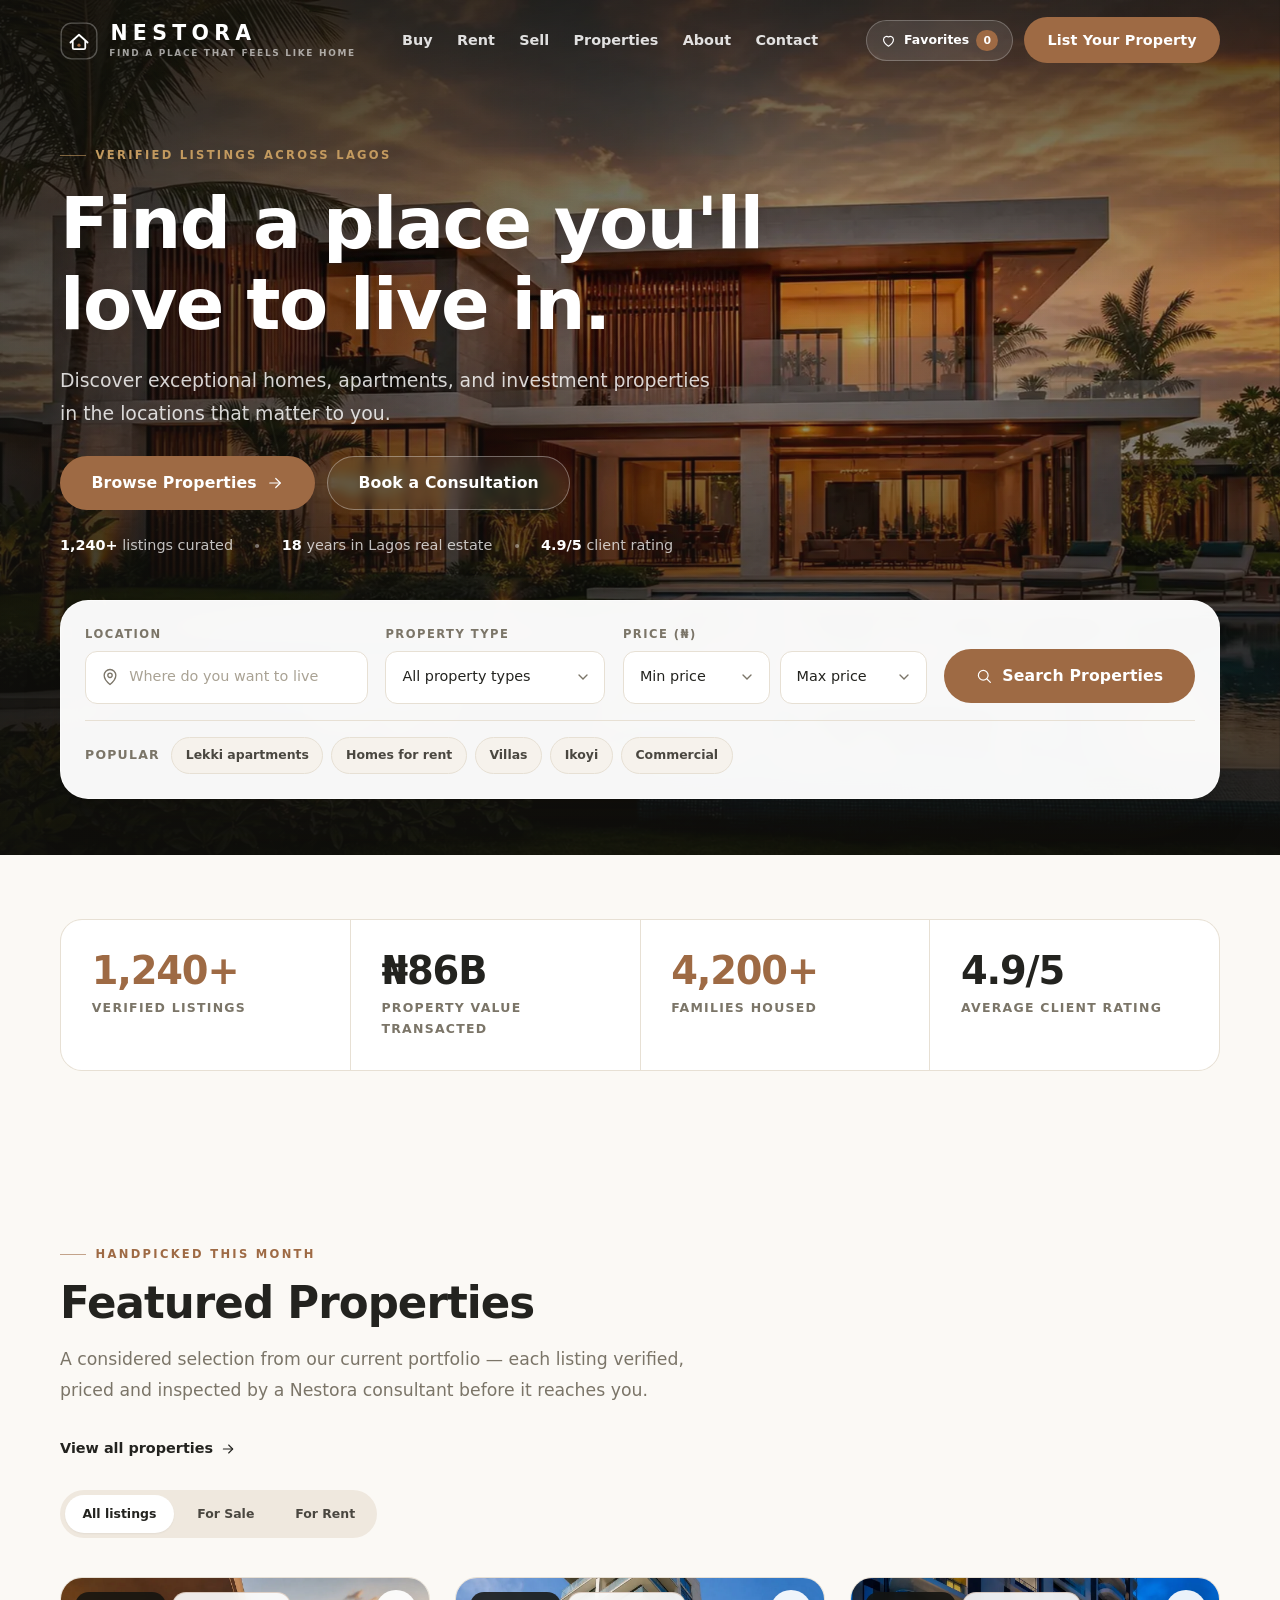
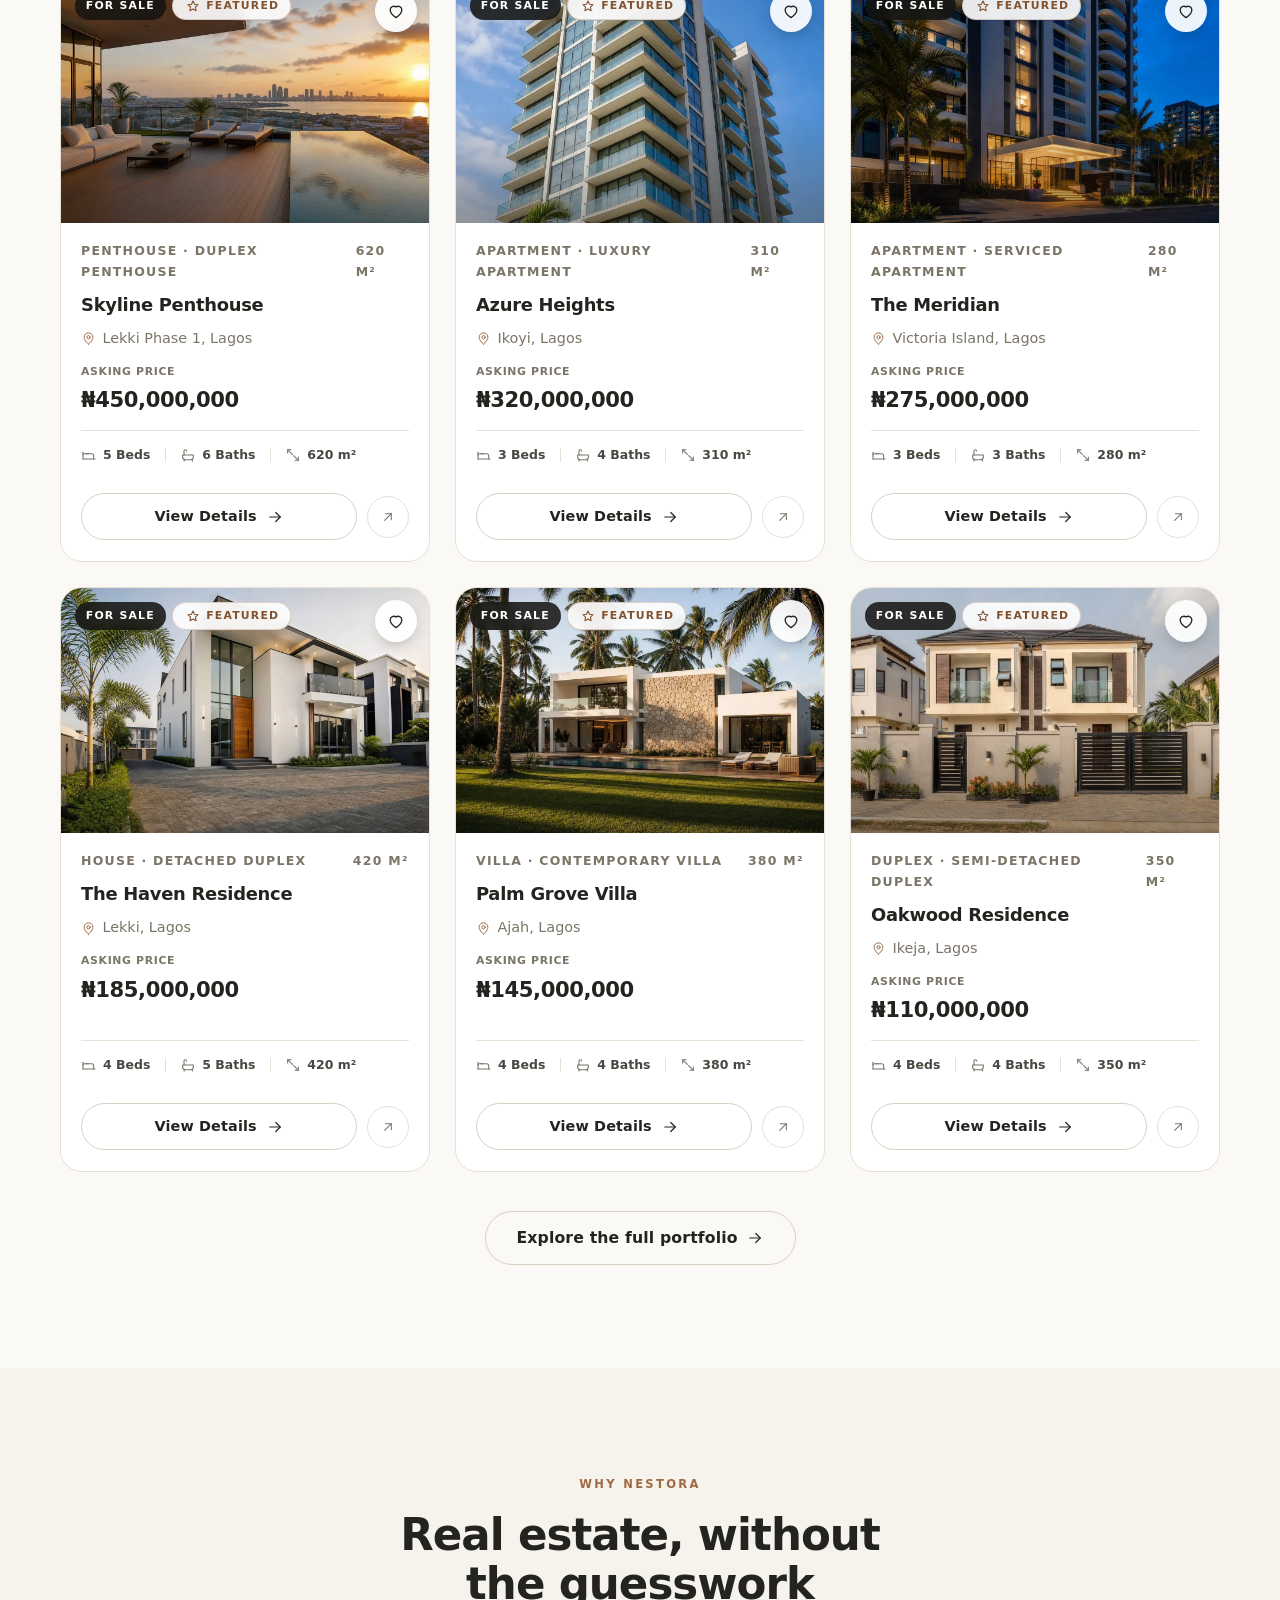
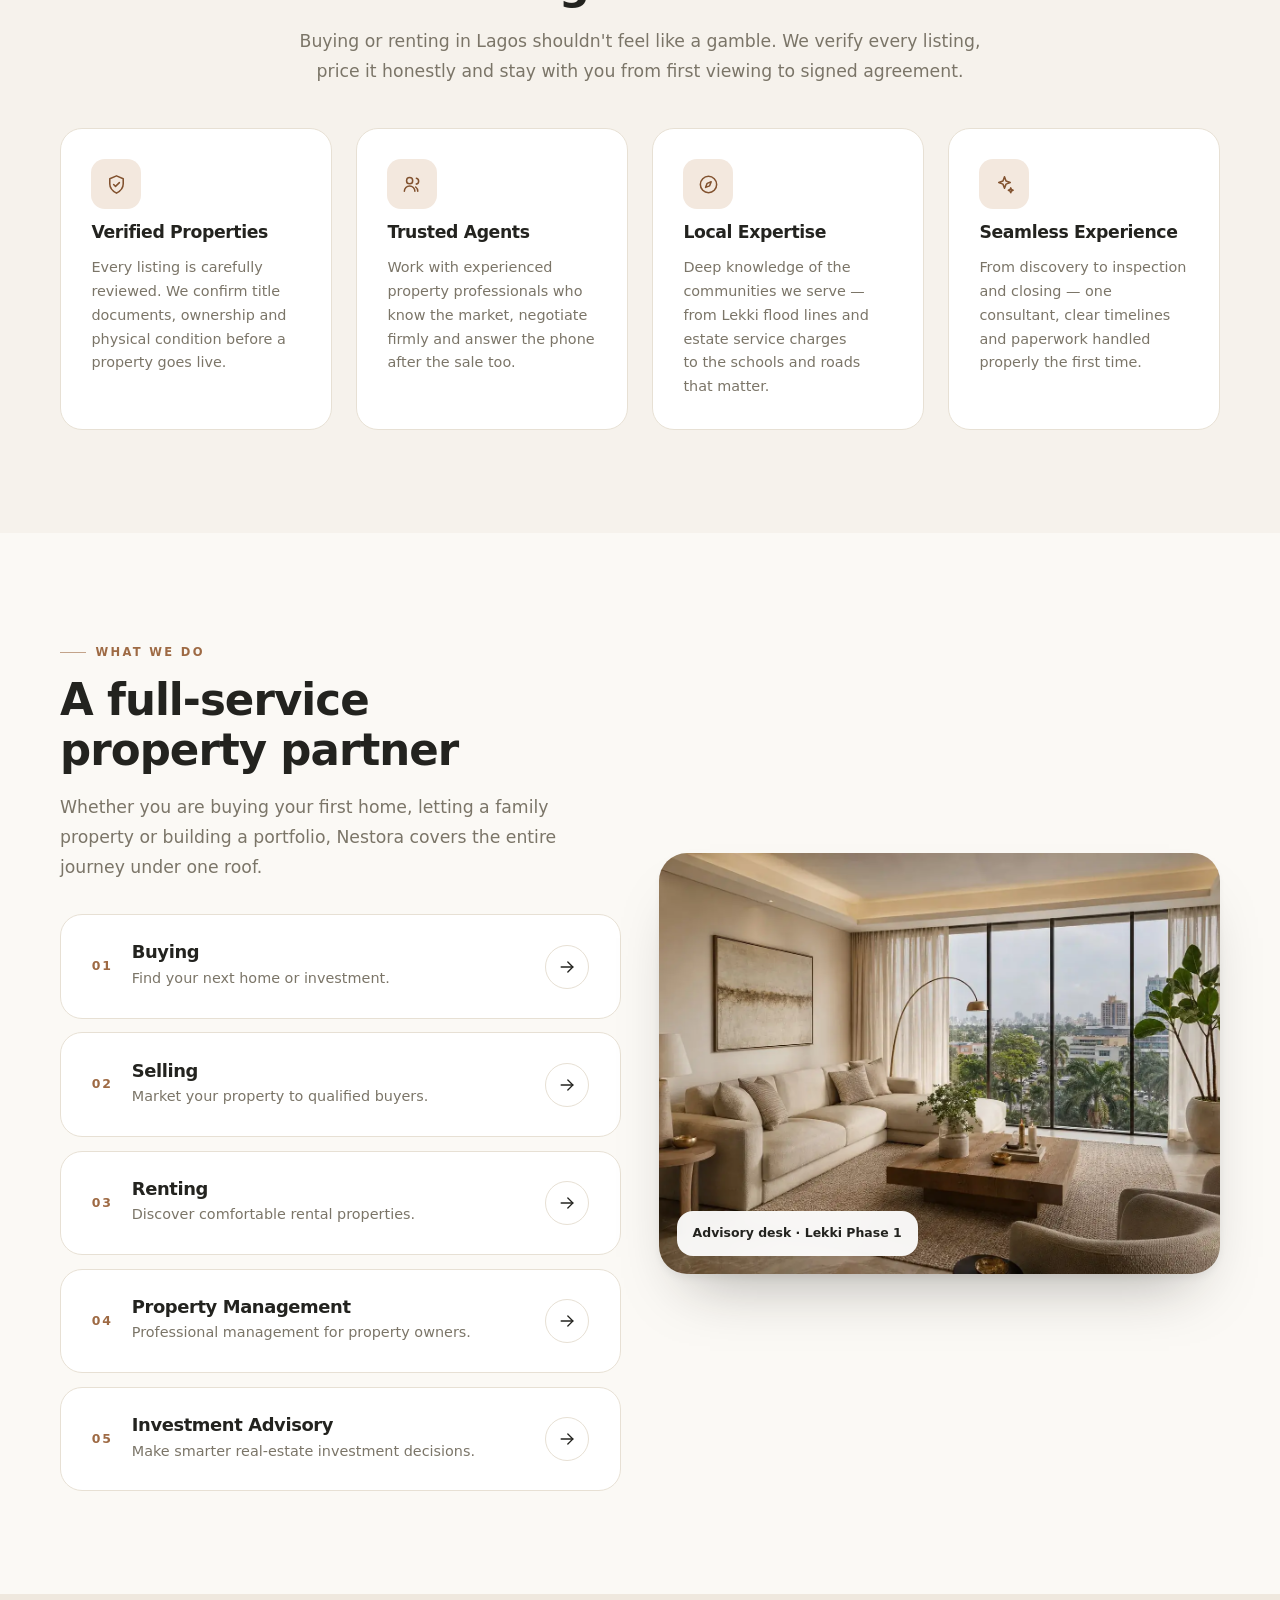
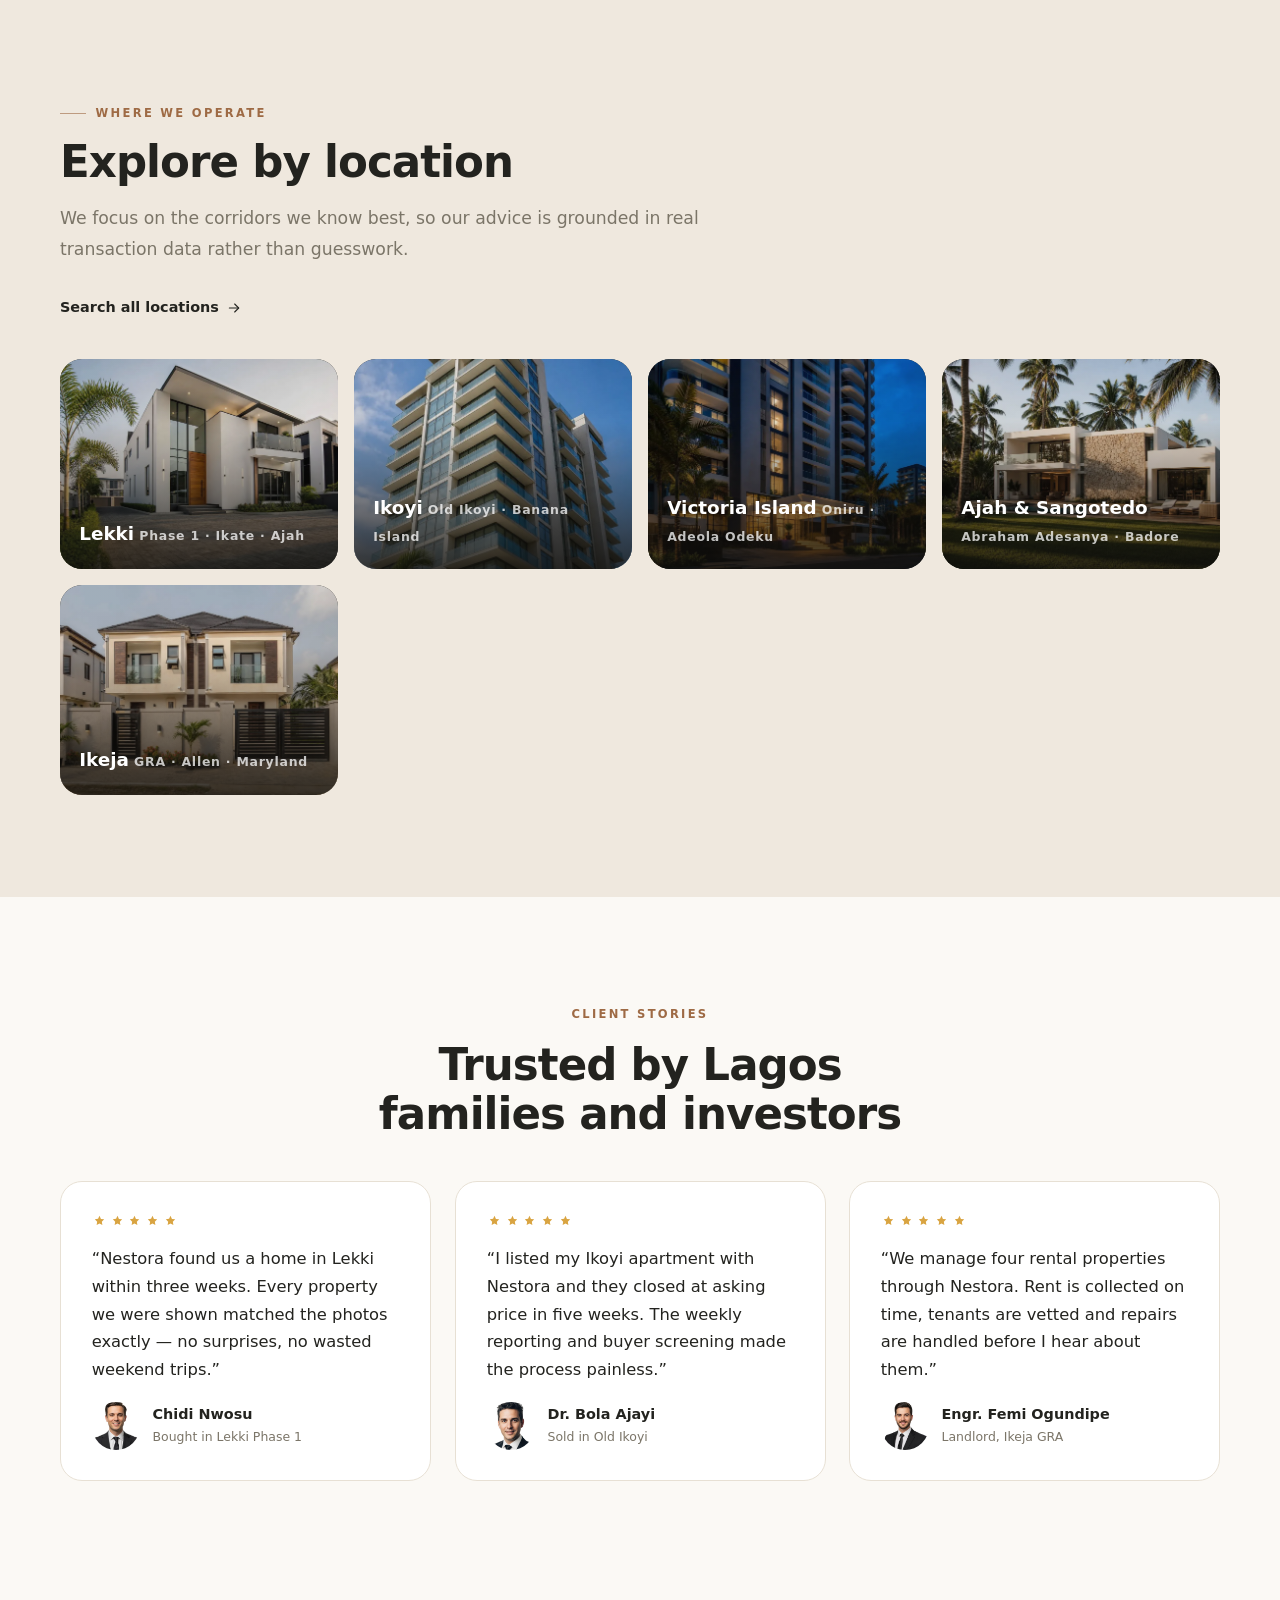
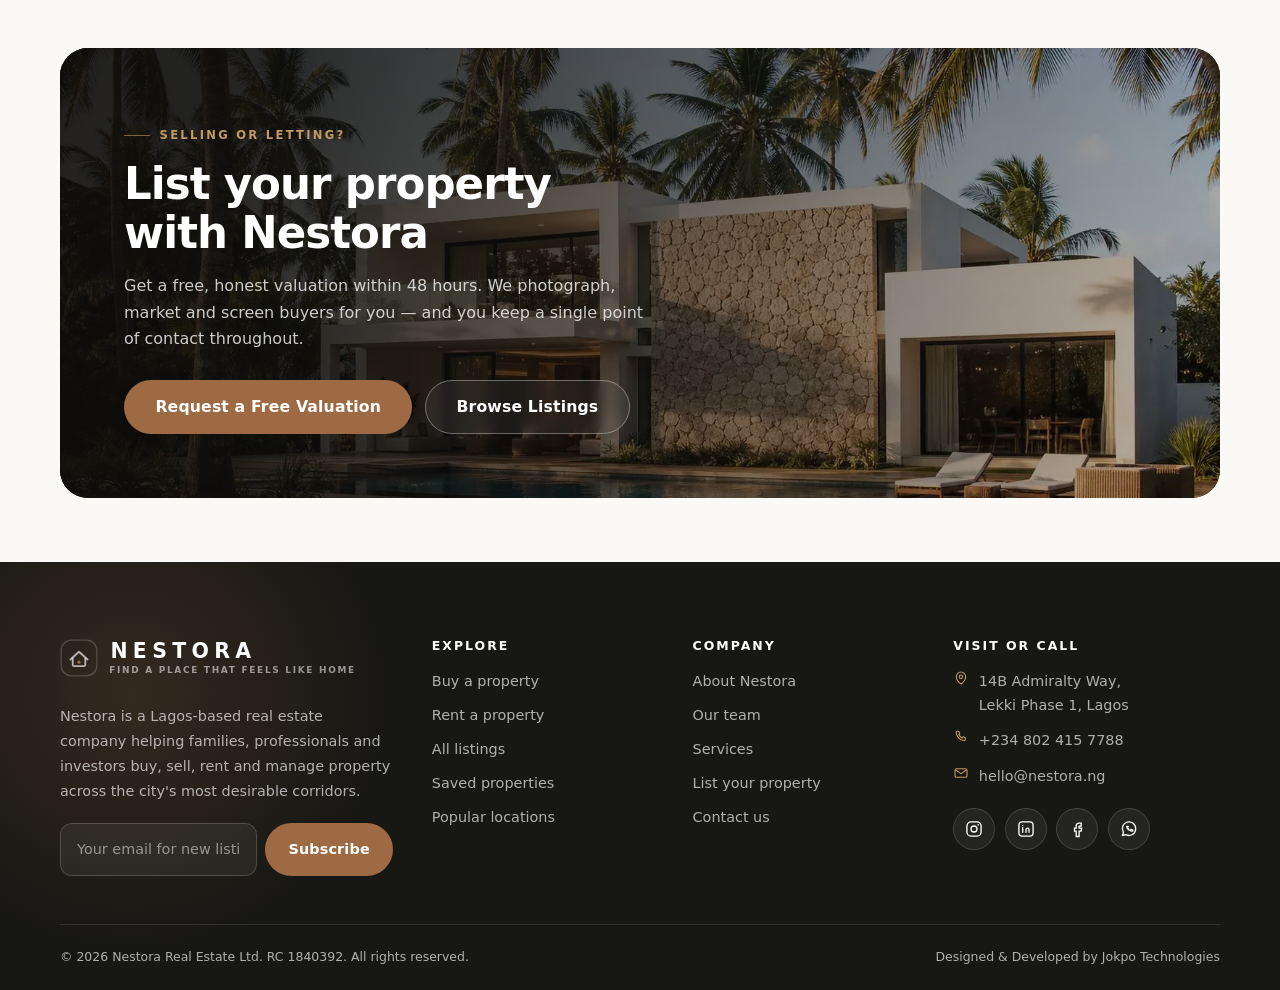
<file: nestora/index.html>
<!DOCTYPE html>
<html lang="en">

<head>
    <meta charset="utf-8">
    <meta name="viewport" content="width=device-width, initial-scale=1">
    <title>NESTORA — Find a place that feels like home | Lagos Real Estate</title>
    <meta name="description" content="NESTORA is a premium Nigerian real estate company. Discover verified homes, apartments, land and investment properties for sale and rent across Lekki, Ikoyi, Victoria Island and Lagos.">
    <meta name="theme-color" content="#171714">
    <meta property="og:title" content="NESTORA — Find a place that feels like home.">
    <meta property="og:description" content="Verified homes, apartments and investment properties across Lagos.">
    <meta property="og:type" content="website">
    <!-- Local, self-hosted assets only — the site works fully offline once downloaded.
       Replace the files in assets/images/ (same names) to use your own photography. -->
    <meta property="og:image" content="assets/images/hero.webp">
    <link rel="icon" href="assets/icons/favicon.svg" type="image/svg+xml">
    <link rel="apple-touch-icon" href="assets/icons/favicon.svg">
    <link rel="manifest" href="assets/icons/site.webmanifest">
    <link rel="stylesheet" href="css/style.css">
    <!-- Typography: add self-hosted Manrope/Inter .woff2 files in assets/fonts/
       and uncomment the @font-face rules at the top of css/style.css -->
    <script defer src="js/properties.js"></script>
    <script defer src="js/favorites.js"></script>
    <script defer src="js/main.js"></script>
    <script defer src="js/home.js"></script>
</head>

<body data-transparent-header="true">

    <a class="skip-link" href="#main">Skip to content</a>

    <!-- ======================================================================
       HEADER
       ====================================================================== -->
    <header class="header header--on-hero" data-header>
        <div class="container header__inner">
            <a class="logo" href="index.html" aria-label="NESTORA home">
                <svg class="logo__mark" viewBox="0 0 40 40" fill="none" aria-hidden="true" focusable="false">
          <rect x="1.2" y="1.2" width="37.6" height="37.6" rx="11" stroke="currentColor" stroke-opacity="0.28" stroke-width="1.4"/>
          <path d="M11 21.6 20 13.4l9 8.2" stroke="currentColor" stroke-width="1.9" stroke-linecap="round" stroke-linejoin="round"/>
          <path d="M13.4 20.6V27a1.6 1.6 0 0 0 1.6 1.6h10a1.6 1.6 0 0 0 1.6-1.6v-6.4" stroke="currentColor" stroke-width="1.9" stroke-linecap="round" stroke-linejoin="round"/>
          <circle cx="20" cy="24.4" r="1.7" fill="#9e6a44"/>
        </svg>
                <span class="logo__text">
          <span class="logo__name">NESTORA</span>
                <span class="logo__tag">Find a place that feels like home</span>
                </span>
            </a>

            <nav class="nav" aria-label="Primary">
                <ul class="nav__list">
                    <li><a class="nav__link" href="properties.html?status=Sale">Buy</a></li>
                    <li><a class="nav__link" href="properties.html?status=Rent">Rent</a></li>
                    <li><a class="nav__link" href="contact.html?subject=sell">Sell</a></li>
                    <li><a class="nav__link" href="properties.html">Properties</a></li>
                    <li><a class="nav__link" href="about.html">About</a></li>
                    <li><a class="nav__link" href="contact.html">Contact</a></li>
                </ul>
            </nav>

            <div class="header__actions">
                <a class="favorites-btn" href="favorites.html" aria-label="Saved properties">
                    <svg class="icon" viewBox="0 0 24 24" fill="none" stroke="currentColor" stroke-width="1.6" stroke-linecap="round" stroke-linejoin="round" aria-hidden="true"><path d="M12 20s-7-4.4-7-9.4A4.6 4.6 0 0 1 12 7a4.6 4.6 0 0 1 7 3.6c0 5-7 9.4-7 9.4z"/></svg>
                    <span class="favorites-btn__label">Favorites</span>
                    <span class="favorites-count" data-favorites-count hidden>0</span>
                </a>
                <a class="btn btn--accent" href="contact.html?subject=sell">List Your Property</a>
                <button class="burger" type="button" data-burger aria-label="Open menu" aria-expanded="false" aria-controls="mobile-menu">
          <span></span><span></span><span></span>
        </button>
            </div>
        </div>
    </header>

    <!-- Mobile drawer ------------------------------------------------------- -->
    <div class="drawer" id="mobile-menu" data-drawer aria-hidden="true">
        <div class="drawer__scrim"></div>
        <div class="drawer__panel" role="dialog" aria-modal="true" aria-label="Site menu">
            <button class="drawer__close" type="button" data-drawer-close aria-label="Close menu">
        <svg class="icon" viewBox="0 0 24 24" fill="none" stroke="currentColor" stroke-width="1.7" stroke-linecap="round" aria-hidden="true"><path d="M6 6l12 12M18 6L6 18"/></svg>
      </button>

            <nav class="drawer__nav" aria-label="Mobile">
                <a class="drawer__link" href="properties.html?status=Sale">Buy <svg class="icon" viewBox="0 0 24 24" fill="none" stroke="currentColor" stroke-width="1.6" stroke-linecap="round" stroke-linejoin="round" aria-hidden="true"><path d="M9 6l6 6-6 6"/></svg></a>
                <a class="drawer__link" href="properties.html?status=Rent">Rent <svg class="icon" viewBox="0 0 24 24" fill="none" stroke="currentColor" stroke-width="1.6" stroke-linecap="round" stroke-linejoin="round" aria-hidden="true"><path d="M9 6l6 6-6 6"/></svg></a>
                <a class="drawer__link" href="contact.html?subject=sell">Sell <svg class="icon" viewBox="0 0 24 24" fill="none" stroke="currentColor" stroke-width="1.6" stroke-linecap="round" stroke-linejoin="round" aria-hidden="true"><path d="M9 6l6 6-6 6"/></svg></a>
                <a class="drawer__link" href="properties.html">Properties <svg class="icon" viewBox="0 0 24 24" fill="none" stroke="currentColor" stroke-width="1.6" stroke-linecap="round" stroke-linejoin="round" aria-hidden="true"><path d="M9 6l6 6-6 6"/></svg></a>
                <a class="drawer__link" href="about.html">About <svg class="icon" viewBox="0 0 24 24" fill="none" stroke="currentColor" stroke-width="1.6" stroke-linecap="round" stroke-linejoin="round" aria-hidden="true"><path d="M9 6l6 6-6 6"/></svg></a>
                <a class="drawer__link" href="contact.html">Contact <svg class="icon" viewBox="0 0 24 24" fill="none" stroke="currentColor" stroke-width="1.6" stroke-linecap="round" stroke-linejoin="round" aria-hidden="true"><path d="M9 6l6 6-6 6"/></svg></a>
            </nav>
            <div class="drawer__foot">
                <a class="btn btn--accent btn--block" href="contact.html?subject=sell">List Your Property</a>
                <a class="btn btn--ghost btn--block" href="favorites.html">Saved Properties</a>
                <div class="drawer__meta">
                    <a href="tel:+2348024157788">+234 802 415 7788</a>
                    <a href="mailto:hello@nestora.ng">hello@nestora.ng</a>
                    <span>14B Admiralty Way, Lekki Phase 1, Lagos</span>
                </div>
            </div>
        </div>
    </div>

    <main id="main">

        <!-- ====================================================================
         HERO
         ==================================================================== -->
        <section class="hero">
            <div class="hero__media">
                <!-- MAIN HERO IMAGE — intentionally NOT lazy loaded so it paints immediately.
             Replace assets/images/hero.webp with a 1920x1080 (or larger) photo. -->
                <img src="assets/images/hero.webp" alt="Contemporary Lagos residence with a swimming pool at sunset" width="1920" height="1080" fetchpriority="high" decoding="async">
            </div>

            <div class="container hero__inner">
                <div class="hero__content">
                    <p class="eyebrow hero__eyebrow">Verified listings across Lagos</p>
                    <h1>Find a place you'll love to live in.</h1>
                    <p class="lead">Discover exceptional homes, apartments, and investment properties in the locations that matter to you.</p>

                    <div class="hero__cta">
                        <a class="btn btn--accent btn--lg" href="properties.html">
              Browse Properties
              <svg class="icon" viewBox="0 0 24 24" fill="none" stroke="currentColor" stroke-width="1.6" stroke-linecap="round" stroke-linejoin="round" aria-hidden="true"><path d="M5 12h14"/><path d="M13 6l6 6-6 6"/></svg>
            </a>
                        <a class="btn btn--outline-light btn--lg" href="contact.html?subject=sell">Book a Consultation</a>
                    </div>

                    <div class="hero__trust">
                        <span><b>1,240+</b> listings curated</span>
                        <span class="dot" aria-hidden="true"></span>
                        <span><b>18</b> years in Lagos real estate</span>
                        <span class="dot" aria-hidden="true"></span>
                        <span><b>4.9/5</b> client rating</span>
                    </div>
                </div>

                <!-- Property search ------------------------------------------------- -->
                <div class="search">
                    <form class="search__form" id="hero-search" novalidate>
                        <div class="field field--hero">
                            <label for="hero-location">Location</label>
                            <div class="input-icon">
                                <svg class="icon" viewBox="0 0 24 24" fill="none" stroke="currentColor" stroke-width="1.6" stroke-linecap="round" stroke-linejoin="round" aria-hidden="true"><path d="M12 21s7-5.5 7-11a7 7 0 1 0-14 0c0 5.5 7 11 7 11z"/><circle cx="12" cy="10" r="2.6"/></svg>
                                <input class="input" type="search" id="hero-location" name="location" list="areas-list" placeholder="Where do you want to live?" autocomplete="off">
                            </div>
                            <datalist id="areas-list"><!-- populated from the property data --></datalist>
                        </div>

                        <div class="field field--hero">
                            <label for="hero-type">Property Type</label>
                            <select class="select" id="hero-type" name="type">
                <option value="Any">All property types</option>
                <option value="Apartment">Apartment</option>
                <option value="House">House</option>
                <option value="Villa">Villa</option>
                <option value="Duplex">Duplex</option>
                <option value="Penthouse">Penthouse</option>
                <option value="Commercial">Commercial</option>
              </select>
                        </div>

                        <div class="field field--hero">
                            <span class="field-label" id="hero-price-label">Price (₦)</span>
                            <div class="search__price" role="group" aria-labelledby="hero-price-label">
                                <select class="select" name="min" aria-label="Minimum price">
                  <option value="">Min price</option>
                  <option value="5000000">₦5M</option>
                  <option value="20000000">₦20M</option>
                  <option value="50000000">₦50M</option>
                  <option value="100000000">₦100M</option>
                  <option value="150000000">₦150M</option>
                  <option value="250000000">₦250M</option>
                  <option value="400000000">₦400M</option>
                </select>
                                <select class="select" name="max" aria-label="Maximum price">
                  <option value="">Max price</option>
                  <option value="30000000">₦30M</option>
                  <option value="75000000">₦75M</option>
                  <option value="150000000">₦150M</option>
                  <option value="200000000">₦200M</option>
                  <option value="300000000">₦300M</option>
                  <option value="500000000">₦500M</option>
                  <option value="1000000000">₦1B</option>
                </select>
                            </div>
                        </div>

                        <button class="btn btn--accent btn--lg search__submit" type="submit">
              <svg class="icon" viewBox="0 0 24 24" fill="none" stroke="currentColor" stroke-width="1.6" stroke-linecap="round" stroke-linejoin="round" aria-hidden="true"><circle cx="11" cy="11" r="6.5"/><path d="M16 16l4.5 4.5"/></svg>
              Search Properties
            </button>
                    </form>

                    <div class="search__quick">
                        <span>Popular</span>
                        <button class="chip" type="button" data-quick="q=Lekki&type=Apartment">Lekki apartments</button>
                        <button class="chip" type="button" data-quick="status=Rent">Homes for rent</button>
                        <button class="chip" type="button" data-quick="type=Villa">Villas</button>
                        <button class="chip" type="button" data-quick="q=Ikoyi">Ikoyi</button>
                        <button class="chip" type="button" data-quick="type=Commercial&status=Rent">Commercial</button>
                    </div>
                </div>
            </div>
        </section>

        <!-- ====================================================================
         STATS STRIP
         ==================================================================== -->
        <section class="section section--tight">
            <div class="container">
                <div class="stats" data-reveal>
                    <div class="stat">
                        <p class="stat__value"><span data-count="1240" data-suffix="+">1,240+</span></p>
                        <p class="stat__label">Verified listings</p>
                    </div>
                    <div class="stat">
                        <p class="stat__value" data-count="86" data-prefix="₦" data-suffix="B">₦86B</p>
                        <p class="stat__label">Property value transacted</p>
                    </div>
                    <div class="stat">
                        <p class="stat__value"><span data-count="4200" data-suffix="+">4,200+</span></p>
                        <p class="stat__label">Families housed</p>
                    </div>
                    <div class="stat">
                        <p class="stat__value" data-count="4.9" data-decimals="1" data-suffix="/5">4.9/5</p>
                        <p class="stat__label">Average client rating</p>
                    </div>
                </div>
            </div>
        </section>

        <!-- ====================================================================
         FEATURED PROPERTIES
         ==================================================================== -->
        <section class="section" id="featured">
            <div class="container">
                <div class="section-head-row section-head">
                    <div>
                        <p class="eyebrow">Handpicked this month</p>
                        <h2>Featured Properties</h2>
                        <p class="lead">A considered selection from our current portfolio — each listing verified, priced and inspected by a Nestora consultant before it reaches you.</p>
                    </div>
                    <a class="link-arrow" href="properties.html">
            View all properties
            <svg class="icon" viewBox="0 0 24 24" fill="none" stroke="currentColor" stroke-width="1.6" stroke-linecap="round" stroke-linejoin="round" aria-hidden="true"><path d="M5 12h14"/><path d="M13 6l6 6-6 6"/></svg>
          </a>
                </div>

                <noscript>
          <p class="lead" style="margin-top:1.5rem">Our listings load dynamically with JavaScript.
            <a class="text-accent" href="properties.html">Open the properties page</a> to browse the portfolio.</p>
        </noscript>

                <!-- Featured tabs ---------------------------------------------------- -->
                <div class="tabs" role="tablist" aria-label="Filter featured properties" style="margin-top:1.8rem" data-reveal>
                    <button class="tab is-active" type="button" role="tab" aria-selected="true" data-featured-tab="all">All listings</button>
                    <button class="tab" type="button" role="tab" aria-selected="false" data-featured-tab="sale">For Sale</button>
                    <button class="tab" type="button" role="tab" aria-selected="false" data-featured-tab="rent">For Rent</button>
                </div>

                <!-- Cards are generated from js/properties.js (see PROPERTIES array) -->
                <div class="grid-properties" id="featured-grid" style="margin-top:2.4rem"></div>

                <div style="display:flex;justify-content:center;margin-top:2.4rem">
                    <a class="btn btn--ghost btn--lg" href="properties.html">
            Explore the full portfolio
            <svg class="icon" viewBox="0 0 24 24" fill="none" stroke="currentColor" stroke-width="1.6" stroke-linecap="round" stroke-linejoin="round" aria-hidden="true"><path d="M5 12h14"/><path d="M13 6l6 6-6 6"/></svg>
          </a>
                </div>
            </div>
        </section>

        <!-- ====================================================================
         WHY NESTORA
         ==================================================================== -->
        <section class="section section--sand" id="why">
            <div class="container">
                <div class="section-head section-head--center">
                    <p class="eyebrow eyebrow--plain" style="justify-content:center">Why Nestora</p>
                    <h2>Real estate, without the guesswork</h2>
                    <p class="lead">Buying or renting in Lagos shouldn't feel like a gamble. We verify every listing, price it honestly and stay with you from first viewing to signed agreement.</p>
                </div>

                <div class="grid-4" style="margin-top:2.6rem">
                    <article class="feature-card" data-reveal>
                        <span class="feature-card__icon">
              <svg class="icon" viewBox="0 0 24 24" fill="none" stroke="currentColor" stroke-width="1.6" stroke-linecap="round" stroke-linejoin="round" aria-hidden="true"><path d="M12 3l7 3v5.4c0 4.3-2.9 7.4-7 9.6-4.1-2.2-7-5.3-7-9.6V6z"/><path d="M9 12l2 2 4-4"/></svg>
            </span>
                        <h3>Verified Properties</h3>
                        <p>Every listing is carefully reviewed. We confirm title documents, ownership and physical condition before a property goes live.</p>
                    </article>

                    <article class="feature-card" data-reveal data-reveal-delay="80">
                        <span class="feature-card__icon">
              <svg class="icon" viewBox="0 0 24 24" fill="none" stroke="currentColor" stroke-width="1.6" stroke-linecap="round" stroke-linejoin="round" aria-hidden="true"><circle cx="9" cy="8" r="3.2"/><path d="M3.5 19a5.5 5.5 0 0 1 11 0"/><path d="M16 5.4a3.2 3.2 0 0 1 0 6.2"/><path d="M17.5 19a5.5 5.5 0 0 0-2.2-4.4"/></svg>
            </span>
                        <h3>Trusted Agents</h3>
                        <p>Work with experienced property professionals who know the market, negotiate firmly and answer the phone after the sale too.</p>
                    </article>

                    <article class="feature-card" data-reveal data-reveal-delay="160">
                        <span class="feature-card__icon">
              <svg class="icon" viewBox="0 0 24 24" fill="none" stroke="currentColor" stroke-width="1.6" stroke-linecap="round" stroke-linejoin="round" aria-hidden="true"><circle cx="12" cy="12" r="8.5"/><path d="M14.8 9.2l-1.6 4.2-4.2 1.6 1.6-4.2z"/></svg>
            </span>
                        <h3>Local Expertise</h3>
                        <p>Deep knowledge of the communities we serve — from Lekki flood lines and estate service charges to the schools and roads that matter.</p>
                    </article>

                    <article class="feature-card" data-reveal data-reveal-delay="240">
                        <span class="feature-card__icon">
              <svg class="icon" viewBox="0 0 24 24" fill="none" stroke="currentColor" stroke-width="1.6" stroke-linecap="round" stroke-linejoin="round" aria-hidden="true"><path d="M12 4l1.6 4.4L18 10l-4.4 1.6L12 16l-1.6-4.4L6 10l4.4-1.6z"/><path d="M18.5 15.5l.7 1.8 1.8.7-1.8.7-.7 1.8-.7-1.8-1.8-.7 1.8-.7z"/></svg>
            </span>
                        <h3>Seamless Experience</h3>
                        <p>From discovery to inspection and closing — one consultant, clear timelines and paperwork handled properly the first time.</p>
                    </article>
                </div>
            </div>
        </section>

        <!-- ====================================================================
         SERVICES
         ==================================================================== -->
        <section class="section" id="services">
            <div class="container">
                <div class="grid-2" style="align-items:center">
                    <div data-reveal="left">
                        <p class="eyebrow">What we do</p>
                        <h2 style="margin-top:0.9rem">A full-service property partner</h2>
                        <p class="lead" style="margin-top:1rem">Whether you are buying your first home, letting a family property or building a portfolio, Nestora covers the entire journey under one roof.</p>

                        <div class="service__list" style="margin-top:2rem">
                            <article class="service">
                                <span class="service__index">01</span>
                                <div>
                                    <h3>Buying</h3>
                                    <p>Find your next home or investment.</p>
                                </div>
                                <span class="service__arrow" aria-hidden="true">
                  <svg class="icon" viewBox="0 0 24 24" fill="none" stroke="currentColor" stroke-width="1.6" stroke-linecap="round" stroke-linejoin="round"><path d="M5 12h14"/><path d="M13 6l6 6-6 6"/></svg>
                </span>
                            </article>

                            <article class="service">
                                <span class="service__index">02</span>
                                <div>
                                    <h3>Selling</h3>
                                    <p>Market your property to qualified buyers.</p>
                                </div>
                                <span class="service__arrow" aria-hidden="true">
                  <svg class="icon" viewBox="0 0 24 24" fill="none" stroke="currentColor" stroke-width="1.6" stroke-linecap="round" stroke-linejoin="round"><path d="M5 12h14"/><path d="M13 6l6 6-6 6"/></svg>
                </span>
                            </article>

                            <article class="service">
                                <span class="service__index">03</span>
                                <div>
                                    <h3>Renting</h3>
                                    <p>Discover comfortable rental properties.</p>
                                </div>
                                <span class="service__arrow" aria-hidden="true">
                  <svg class="icon" viewBox="0 0 24 24" fill="none" stroke="currentColor" stroke-width="1.6" stroke-linecap="round" stroke-linejoin="round"><path d="M5 12h14"/><path d="M13 6l6 6-6 6"/></svg>
                </span>
                            </article>

                            <article class="service">
                                <span class="service__index">04</span>
                                <div>
                                    <h3>Property Management</h3>
                                    <p>Professional management for property owners.</p>
                                </div>
                                <span class="service__arrow" aria-hidden="true">
                  <svg class="icon" viewBox="0 0 24 24" fill="none" stroke="currentColor" stroke-width="1.6" stroke-linecap="round" stroke-linejoin="round"><path d="M5 12h14"/><path d="M13 6l6 6-6 6"/></svg>
                </span>
                            </article>

                            <article class="service">
                                <span class="service__index">05</span>
                                <div>
                                    <h3>Investment Advisory</h3>
                                    <p>Make smarter real-estate investment decisions.</p>
                                </div>
                                <span class="service__arrow" aria-hidden="true">
                  <svg class="icon" viewBox="0 0 24 24" fill="none" stroke="currentColor" stroke-width="1.6" stroke-linecap="round" stroke-linejoin="round"><path d="M5 12h14"/><path d="M13 6l6 6-6 6"/></svg>
                </span>
                            </article>
                        </div>
                    </div>

                    <div class="media-frame reveal-img" data-reveal="right">
                        <!-- Replace assets/images/pages/services.webp with your own office/interior photo -->
                        <img src="assets/images/pages/services.webp" alt="Bright, modern Nestora office interior in Lagos" width="1400" height="933" loading="lazy" decoding="async">
                        <p class="media-frame__tag">Advisory desk · Lekki Phase 1</p>
                    </div>
                </div>
            </div>
        </section>

        <!-- ====================================================================
         LOCATIONS
         ==================================================================== -->
        <section class="section section--sand-deep" id="locations">
            <div class="container">
                <div class="section-head-row section-head">
                    <div>
                        <p class="eyebrow">Where we operate</p>
                        <h2>Explore by location</h2>
                        <p class="lead">We focus on the corridors we know best, so our advice is grounded in real transaction data rather than guesswork.</p>
                    </div>
                    <a class="link-arrow" href="properties.html">
            Search all locations
            <svg class="icon" viewBox="0 0 24 24" fill="none" stroke="currentColor" stroke-width="1.6" stroke-linecap="round" stroke-linejoin="round" aria-hidden="true"><path d="M5 12h14"/><path d="M13 6l6 6-6 6"/></svg>
          </a>
                </div>

                <div class="grid-locations" style="margin-top:2.4rem" data-reveal>
                    <a class="location-tile" href="properties.html?q=Lekki">
                        <span class="location-tile__bg" style="background-image:url('assets/images/properties/property-01.webp')"></span>
                        <span class="location-tile__arrow" aria-hidden="true"><svg class="icon" viewBox="0 0 24 24" fill="none" stroke="currentColor" stroke-width="1.6" stroke-linecap="round" stroke-linejoin="round"><path d="M7 17L17 7"/><path d="M8 7h9v9"/></svg></span>
                        <span>
              <span class="location-tile__name">Lekki</span>
                        <span class="location-tile__count">Phase 1 · Ikate · Ajah</span>
                        </span>
                    </a>

                    <a class="location-tile" href="properties.html?q=Ikoyi">
                        <span class="location-tile__bg" style="background-image:url('assets/images/properties/property-02.webp')"></span>
                        <span class="location-tile__arrow" aria-hidden="true"><svg class="icon" viewBox="0 0 24 24" fill="none" stroke="currentColor" stroke-width="1.6" stroke-linecap="round" stroke-linejoin="round"><path d="M7 17L17 7"/><path d="M8 7h9v9"/></svg></span>
                        <span>
              <span class="location-tile__name">Ikoyi</span>
                        <span class="location-tile__count">Old Ikoyi · Banana Island</span>
                        </span>
                    </a>

                    <a class="location-tile" href="properties.html?q=Victoria%20Island">
                        <span class="location-tile__bg" style="background-image:url('assets/images/properties/property-04.webp')"></span>
                        <span class="location-tile__arrow" aria-hidden="true"><svg class="icon" viewBox="0 0 24 24" fill="none" stroke="currentColor" stroke-width="1.6" stroke-linecap="round" stroke-linejoin="round"><path d="M7 17L17 7"/><path d="M8 7h9v9"/></svg></span>
                        <span>
              <span class="location-tile__name">Victoria Island</span>
                        <span class="location-tile__count">Oniru · Adeola Odeku</span>
                        </span>
                    </a>

                    <a class="location-tile" href="properties.html?q=Ajah">
                        <span class="location-tile__bg" style="background-image:url('assets/images/properties/property-03.webp')"></span>
                        <span class="location-tile__arrow" aria-hidden="true"><svg class="icon" viewBox="0 0 24 24" fill="none" stroke="currentColor" stroke-width="1.6" stroke-linecap="round" stroke-linejoin="round"><path d="M7 17L17 7"/><path d="M8 7h9v9"/></svg></span>
                        <span>
              <span class="location-tile__name">Ajah &amp; Sangotedo</span>
                        <span class="location-tile__count">Abraham Adesanya · Badore</span>
                        </span>
                    </a>

                    <a class="location-tile" href="properties.html?q=Ikeja">
                        <span class="location-tile__bg" style="background-image:url('assets/images/properties/property-05.webp')"></span>
                        <span class="location-tile__arrow" aria-hidden="true"><svg class="icon" viewBox="0 0 24 24" fill="none" stroke="currentColor" stroke-width="1.6" stroke-linecap="round" stroke-linejoin="round"><path d="M7 17L17 7"/><path d="M8 7h9v9"/></svg></span>
                        <span>
              <span class="location-tile__name">Ikeja</span>
                        <span class="location-tile__count">GRA · Allen · Maryland</span>
                        </span>
                    </a>
                </div>
            </div>
        </section>

        <!-- ====================================================================
         TESTIMONIALS
         ==================================================================== -->
        <section class="section" id="testimonials">
            <div class="container">
                <div class="section-head section-head--center">
                    <p class="eyebrow eyebrow--plain" style="justify-content:center">Client stories</p>
                    <h2>Trusted by Lagos families and investors</h2>
                </div>

                <div class="grid-3" style="margin-top:2.6rem">
                    <article class="quote-card" data-reveal>
                        <div class="quote-card__stars" aria-label="Rated 5 out of 5">
                            <svg class="icon" viewBox="0 0 24 24" aria-hidden="true"><path d="M12 4.5l2.3 4.9 5.2.7-3.8 3.7.9 5.3-4.6-2.5-4.6 2.5.9-5.3L4.5 10l5.2-.7z"/></svg>
                            <svg class="icon" viewBox="0 0 24 24" aria-hidden="true"><path d="M12 4.5l2.3 4.9 5.2.7-3.8 3.7.9 5.3-4.6-2.5-4.6 2.5.9-5.3L4.5 10l5.2-.7z"/></svg>
                            <svg class="icon" viewBox="0 0 24 24" aria-hidden="true"><path d="M12 4.5l2.3 4.9 5.2.7-3.8 3.7.9 5.3-4.6-2.5-4.6 2.5.9-5.3L4.5 10l5.2-.7z"/></svg>
                            <svg class="icon" viewBox="0 0 24 24" aria-hidden="true"><path d="M12 4.5l2.3 4.9 5.2.7-3.8 3.7.9 5.3-4.6-2.5-4.6 2.5.9-5.3L4.5 10l5.2-.7z"/></svg>
                            <svg class="icon" viewBox="0 0 24 24" aria-hidden="true"><path d="M12 4.5l2.3 4.9 5.2.7-3.8 3.7.9 5.3-4.6-2.5-4.6 2.5.9-5.3L4.5 10l5.2-.7z"/></svg>
                        </div>
                        <blockquote>“Nestora found us a home in Lekki within three weeks. Every property we were shown matched the photos exactly — no surprises, no wasted weekend trips.”</blockquote>
                        <div class="quote-card__person">
                            <img src="assets/images/agents/agent-03.webp" alt="" width="720" height="900" loading="lazy" decoding="async">
                            <div>
                                <p class="quote-card__name">Chidi Nwosu</p>
                                <p class="quote-card__role">Bought in Lekki Phase 1</p>
                            </div>
                        </div>
                    </article>

                    <article class="quote-card" data-reveal data-reveal-delay="100">
                        <div class="quote-card__stars" aria-label="Rated 5 out of 5">
                            <svg class="icon" viewBox="0 0 24 24" aria-hidden="true"><path d="M12 4.5l2.3 4.9 5.2.7-3.8 3.7.9 5.3-4.6-2.5-4.6 2.5.9-5.3L4.5 10l5.2-.7z"/></svg>
                            <svg class="icon" viewBox="0 0 24 24" aria-hidden="true"><path d="M12 4.5l2.3 4.9 5.2.7-3.8 3.7.9 5.3-4.6-2.5-4.6 2.5.9-5.3L4.5 10l5.2-.7z"/></svg>
                            <svg class="icon" viewBox="0 0 24 24" aria-hidden="true"><path d="M12 4.5l2.3 4.9 5.2.7-3.8 3.7.9 5.3-4.6-2.5-4.6 2.5.9-5.3L4.5 10l5.2-.7z"/></svg>
                            <svg class="icon" viewBox="0 0 24 24" aria-hidden="true"><path d="M12 4.5l2.3 4.9 5.2.7-3.8 3.7.9 5.3-4.6-2.5-4.6 2.5.9-5.3L4.5 10l5.2-.7z"/></svg>
                            <svg class="icon" viewBox="0 0 24 24" aria-hidden="true"><path d="M12 4.5l2.3 4.9 5.2.7-3.8 3.7.9 5.3-4.6-2.5-4.6 2.5.9-5.3L4.5 10l5.2-.7z"/></svg>
                        </div>
                        <blockquote>“I listed my Ikoyi apartment with Nestora and they closed at asking price in five weeks. The weekly reporting and buyer screening made the process painless.”</blockquote>
                        <div class="quote-card__person">
                            <img src="assets/images/agents/agent-02.webp" alt="" width="720" height="900" loading="lazy" decoding="async">
                            <div>
                                <p class="quote-card__name">Dr. Bola Ajayi</p>
                                <p class="quote-card__role">Sold in Old Ikoyi</p>
                            </div>
                        </div>
                    </article>

                    <article class="quote-card" data-reveal data-reveal-delay="200">
                        <div class="quote-card__stars" aria-label="Rated 4 out of 5">
                            <svg class="icon" viewBox="0 0 24 24" aria-hidden="true"><path d="M12 4.5l2.3 4.9 5.2.7-3.8 3.7.9 5.3-4.6-2.5-4.6 2.5.9-5.3L4.5 10l5.2-.7z"/></svg>
                            <svg class="icon" viewBox="0 0 24 24" aria-hidden="true"><path d="M12 4.5l2.3 4.9 5.2.7-3.8 3.7.9 5.3-4.6-2.5-4.6 2.5.9-5.3L4.5 10l5.2-.7z"/></svg>
                            <svg class="icon" viewBox="0 0 24 24" aria-hidden="true"><path d="M12 4.5l2.3 4.9 5.2.7-3.8 3.7.9 5.3-4.6-2.5-4.6 2.5.9-5.3L4.5 10l5.2-.7z"/></svg>
                            <svg class="icon" viewBox="0 0 24 24" aria-hidden="true"><path d="M12 4.5l2.3 4.9 5.2.7-3.8 3.7.9 5.3-4.6-2.5-4.6 2.5.9-5.3L4.5 10l5.2-.7z"/></svg>
                            <svg class="icon" viewBox="0 0 24 24" aria-hidden="true"><path d="M12 4.5l2.3 4.9 5.2.7-3.8 3.7.9 5.3-4.6-2.5-4.6 2.5.9-5.3L4.5 10l5.2-.7z"/></svg>
                        </div>
                        <blockquote>“We manage four rental properties through Nestora. Rent is collected on time, tenants are vetted and repairs are handled before I hear about them.”</blockquote>
                        <div class="quote-card__person">
                            <img src="assets/images/agents/agent-04.webp" alt="" width="720" height="900" loading="lazy" decoding="async">
                            <div>
                                <p class="quote-card__name">Engr. Femi Ogundipe</p>
                                <p class="quote-card__role">Landlord, Ikeja GRA</p>
                            </div>
                        </div>
                    </article>
                </div>
            </div>
        </section>

        <!-- ====================================================================
         CTA BAND
         ==================================================================== -->
        <section class="section section--tight">
            <div class="container">
                <div class="cta-band" data-reveal="zoom">
                    <!-- Replace assets/images/pages/cta.webp with a wide exterior or interior photo -->
                    <img class="cta-band__bg" src="assets/images/pages/cta.webp" alt="" width="1600" height="700" loading="lazy" decoding="async" aria-hidden="true">
                    <div class="cta-band__inner">
                        <p class="eyebrow" style="color:var(--gold)">Selling or letting?</p>
                        <h2 style="margin-top:0.9rem">List your property with Nestora</h2>
                        <p>Get a free, honest valuation within 48 hours. We photograph, market and screen buyers for you — and you keep a single point of contact throughout.</p>
                        <div class="cta-band__actions">
                            <a class="btn btn--accent btn--lg" href="contact.html?subject=sell">Request a Free Valuation</a>
                            <a class="btn btn--outline-light btn--lg" href="properties.html">Browse Listings</a>
                        </div>
                    </div>
                </div>
            </div>
        </section>

    </main>

    <!-- ======================================================================
       FOOTER
       ====================================================================== -->
    <footer class="footer">
        <div class="container">
            <div class="footer__top">
                <div class="footer__brand">
                    <a class="logo" href="index.html" aria-label="NESTORA home">
                        <svg class="logo__mark" viewBox="0 0 40 40" fill="none" aria-hidden="true" focusable="false">
              <rect x="1.2" y="1.2" width="37.6" height="37.6" rx="11" stroke="currentColor" stroke-opacity="0.28" stroke-width="1.4"/>
              <path d="M11 21.6 20 13.4l9 8.2" stroke="currentColor" stroke-width="1.9" stroke-linecap="round" stroke-linejoin="round"/>
              <path d="M13.4 20.6V27a1.6 1.6 0 0 0 1.6 1.6h10a1.6 1.6 0 0 0 1.6-1.6v-6.4" stroke="currentColor" stroke-width="1.9" stroke-linecap="round" stroke-linejoin="round"/>
              <circle cx="20" cy="24.4" r="1.7" fill="#9e6a44"/>
            </svg>
                        <span class="logo__text">
              <span class="logo__name">NESTORA</span>
                        <span class="logo__tag">Find a place that feels like home</span>
                        </span>
                    </a>
                    <p class="footer__about">Nestora is a Lagos-based real estate company helping families, professionals and investors buy, sell, rent and manage property across the city's most desirable corridors.</p>

                    <form class="newsletter" data-newsletter novalidate>
                        <label class="sr-only" for="newsletter-email">Email address</label>
                        <input class="input" id="newsletter-email" type="email" name="email" placeholder="Your email for new listings" autocomplete="email" required>
                        <button class="btn btn--accent" type="submit">Subscribe</button>
                    </form>
                </div>

                <div class="footer__col">
                    <h3 class="footer__title">Explore</h3>
                    <nav class="footer__links" aria-label="Explore">
                        <a href="properties.html?status=Sale">Buy a property</a>
                        <a href="properties.html?status=Rent">Rent a property</a>
                        <a href="properties.html">All listings</a>
                        <a href="favorites.html">Saved properties</a>
                        <a href="index.html#locations">Popular locations</a>
                    </nav>
                </div>

                <div class="footer__col">
                    <h3 class="footer__title">Company</h3>
                    <nav class="footer__links" aria-label="Company">
                        <a href="about.html">About Nestora</a>
                        <a href="about.html#team">Our team</a>
                        <a href="index.html#services">Services</a>
                        <a href="contact.html?subject=sell">List your property</a>
                        <a href="contact.html">Contact us</a>
                    </nav>
                </div>

                <div class="footer__col footer__col--contact">
                    <h3 class="footer__title">Visit or call</h3>
                    <ul class="footer__contact">
                        <li>
                            <svg class="icon" viewBox="0 0 24 24" fill="none" stroke="currentColor" stroke-width="1.6" stroke-linecap="round" stroke-linejoin="round" aria-hidden="true"><path d="M12 21s7-5.5 7-11a7 7 0 1 0-14 0c0 5.5 7 11 7 11z"/><circle cx="12" cy="10" r="2.6"/></svg>
                            <span>14B Admiralty Way,<br>Lekki Phase 1, Lagos</span>
                        </li>
                        <li>
                            <svg class="icon" viewBox="0 0 24 24" fill="none" stroke="currentColor" stroke-width="1.6" stroke-linecap="round" stroke-linejoin="round" aria-hidden="true"><path d="M6.6 3.5h2.2l1.4 3.4-1.6 1.4a11 11 0 0 0 5.1 5.1l1.4-1.6 3.4 1.4v2.2a2 2 0 0 1-2.2 2A15.4 15.4 0 0 1 4.6 5.7a2 2 0 0 1 2-2.2z"/></svg>
                            <a href="tel:+2348024157788">+234 802 415 7788</a>
                        </li>
                        <li>
                            <svg class="icon" viewBox="0 0 24 24" fill="none" stroke="currentColor" stroke-width="1.6" stroke-linecap="round" stroke-linejoin="round" aria-hidden="true"><rect x="3" y="5.5" width="18" height="13" rx="2.5"/><path d="M4 7.5l8 5.5 8-5.5"/></svg>
                            <a href="mailto:hello@nestora.ng">hello@nestora.ng</a>
                        </li>
                    </ul>
                    <div class="socials" style="margin-top:1.2rem">
                        <a class="social-btn" href="https://www.instagram.com" target="_blank" rel="noopener" aria-label="Nestora on Instagram">
                            <svg class="icon" viewBox="0 0 24 24" fill="none" stroke="currentColor" stroke-width="1.6" stroke-linecap="round" aria-hidden="true"><rect x="3.5" y="3.5" width="17" height="17" rx="5"/><circle cx="12" cy="12" r="3.6"/><circle cx="17" cy="7" r="1" fill="currentColor" stroke="none"/></svg>
                        </a>
                        <a class="social-btn" href="https://www.linkedin.com" target="_blank" rel="noopener" aria-label="Nestora on LinkedIn">
                            <svg class="icon" viewBox="0 0 24 24" fill="none" stroke="currentColor" stroke-width="1.6" stroke-linecap="round" aria-hidden="true"><rect x="3.5" y="3.5" width="17" height="17" rx="4"/><path d="M8 10.5V16M8 7.8v.2M12 16v-3.2a1.8 1.8 0 0 1 3.6 0V16"/></svg>
                        </a>
                        <a class="social-btn" href="https://www.facebook.com" target="_blank" rel="noopener" aria-label="Nestora on Facebook">
                            <svg class="icon" viewBox="0 0 24 24" fill="none" stroke="currentColor" stroke-width="1.6" stroke-linecap="round" aria-hidden="true"><path d="M14.5 8.5H17V5h-2.5A3.5 3.5 0 0 0 11 8.5V11H9v3.5h2V21h3.5v-6.5H17L17.5 11H14.5V9.3a.8.8 0 0 1 0-.8z"/></svg>
                        </a>
                        <a class="social-btn" href="https://wa.me/2348024157788" target="_blank" rel="noopener" aria-label="Chat with Nestora on WhatsApp">
                            <svg class="icon" viewBox="0 0 24 24" fill="none" stroke="currentColor" stroke-width="1.6" stroke-linecap="round" stroke-linejoin="round" aria-hidden="true"><path d="M20 11.7a8 8 0 0 1-11.9 7L4 20l1.4-4A8 8 0 1 1 20 11.7z"/><path d="M9.2 9c.3 2.4 2.2 4.3 4.6 4.6l1-1.3 1.7.9v1.3c-2.9.5-6-2.4-6.6-5.4l1.3-.1z"/></svg>
                        </a>
                    </div>
                </div>
            </div>

            <div class="footer__bottom">
                <p>© <span data-year>2026</span> Nestora Real Estate Ltd. RC 1840392. All rights reserved.</p>
                <div class="footer__bottom-links">
                    <!-- <a href="#" data-demo>Privacy Policy</a>
                    <a href="#" data-demo>Terms of Service</a>
                    <a href="#" data-demo>Cookies</a> -->
                    <p class="footer__credit jokpo-signature">
                        <span class="jokpo-signature__text">Designed &amp; Developed by</span>
                        <a class="jokpo-signature__link" href="#home">Jokpo Technologies</a>
                    </p>
                </div>
            </div>
        </div>
    </footer>

</body>

</html>
</file>
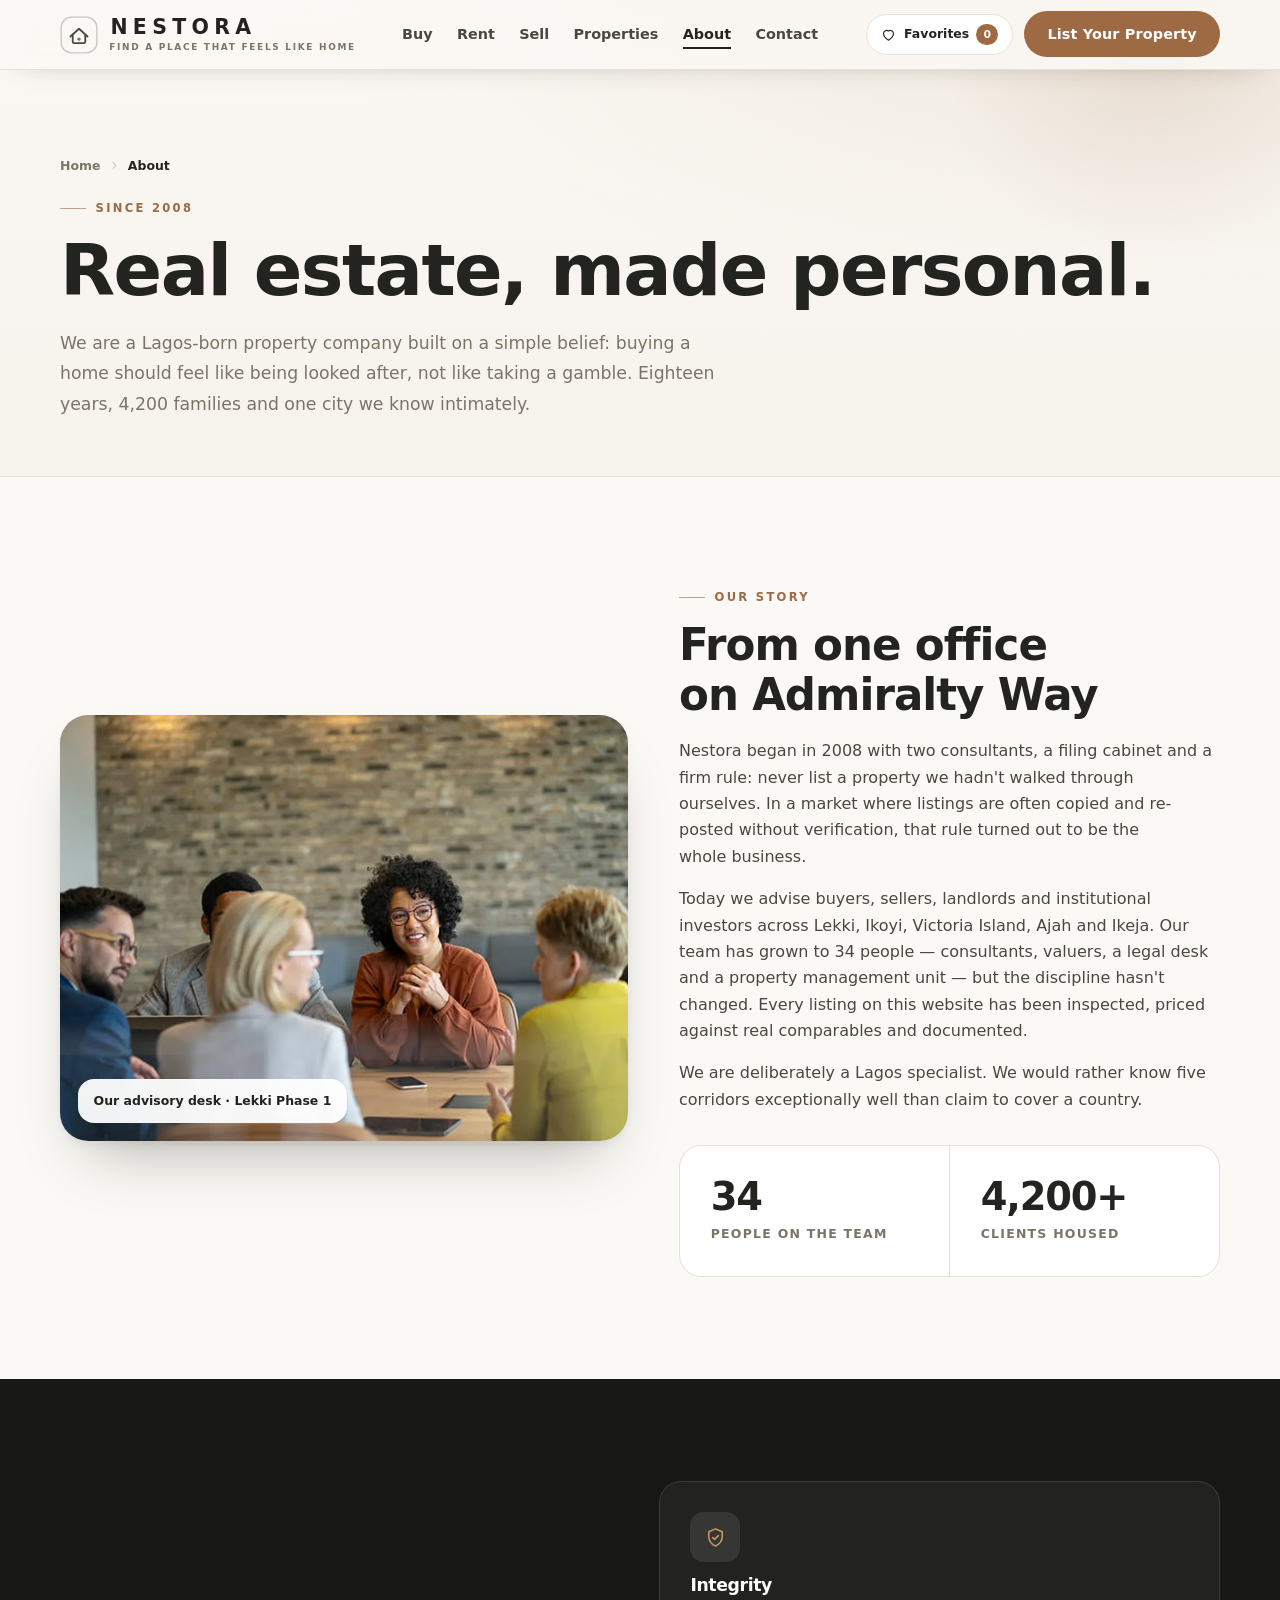
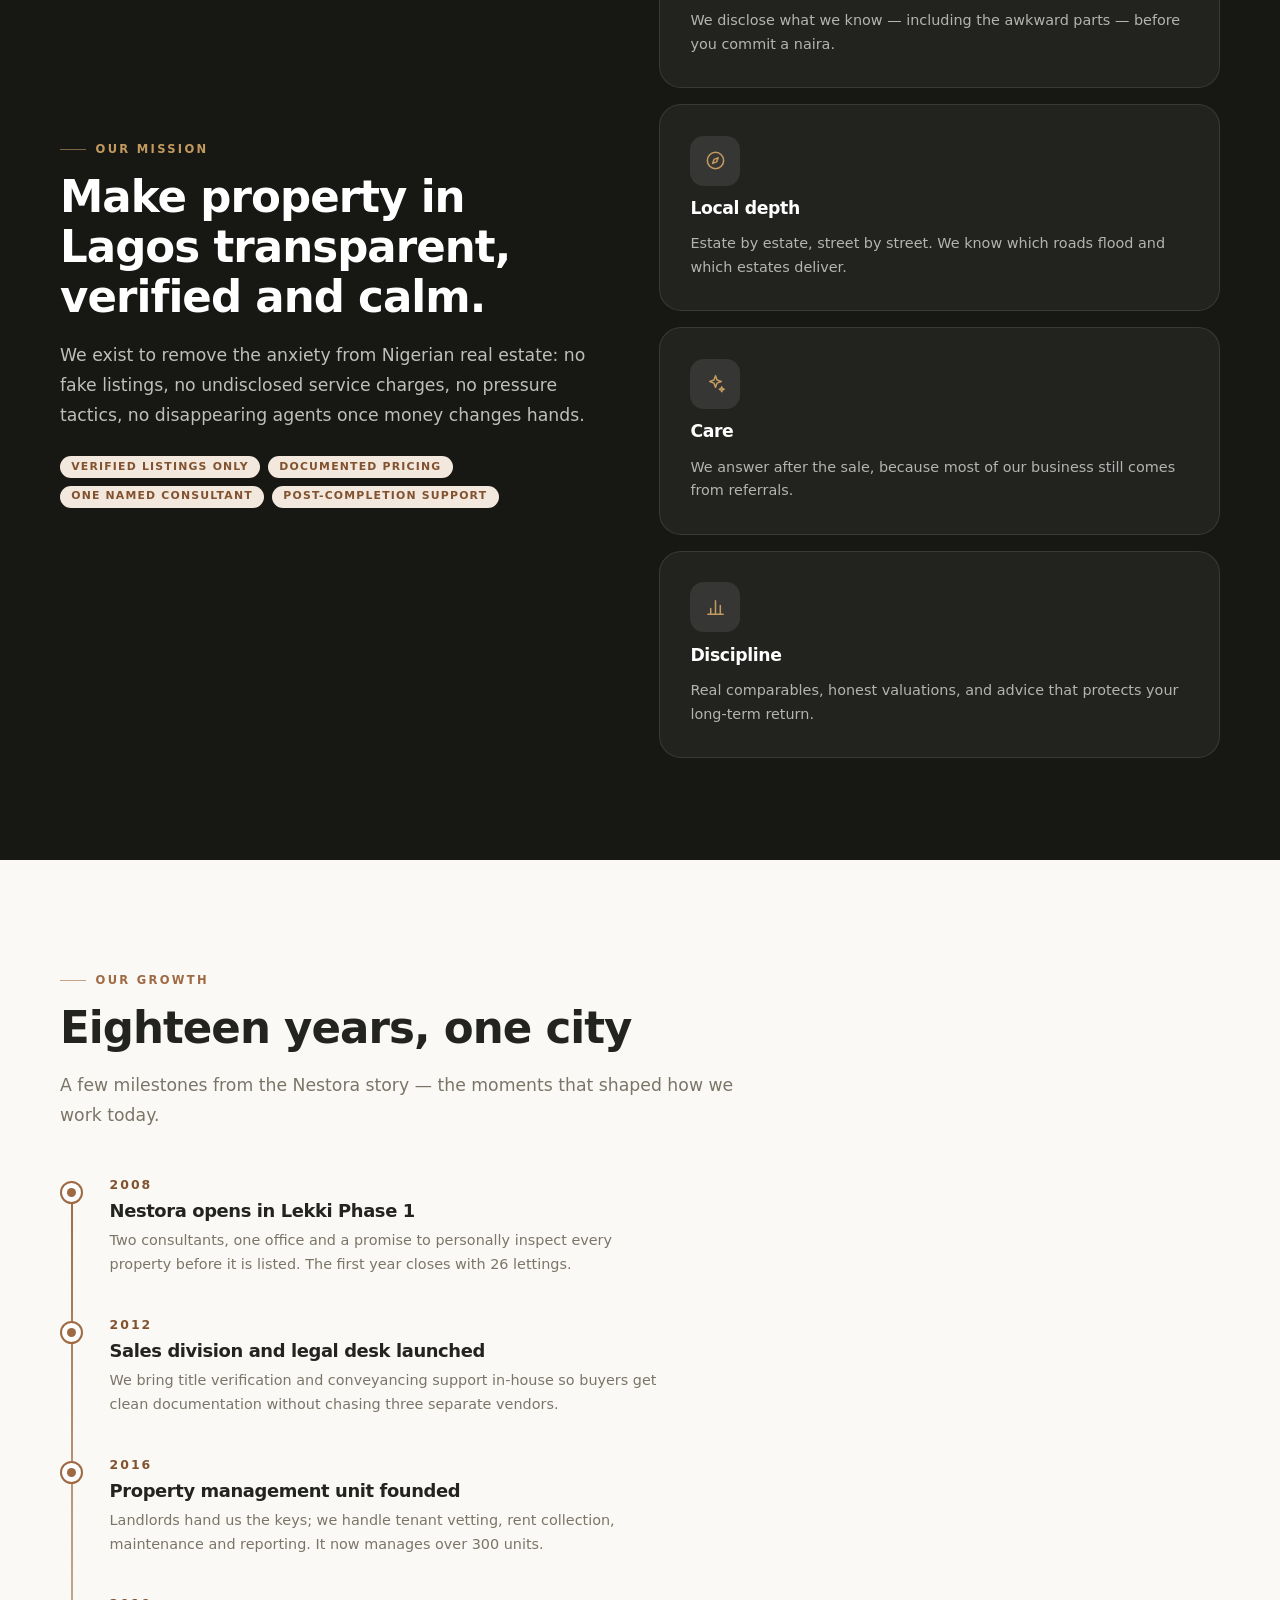
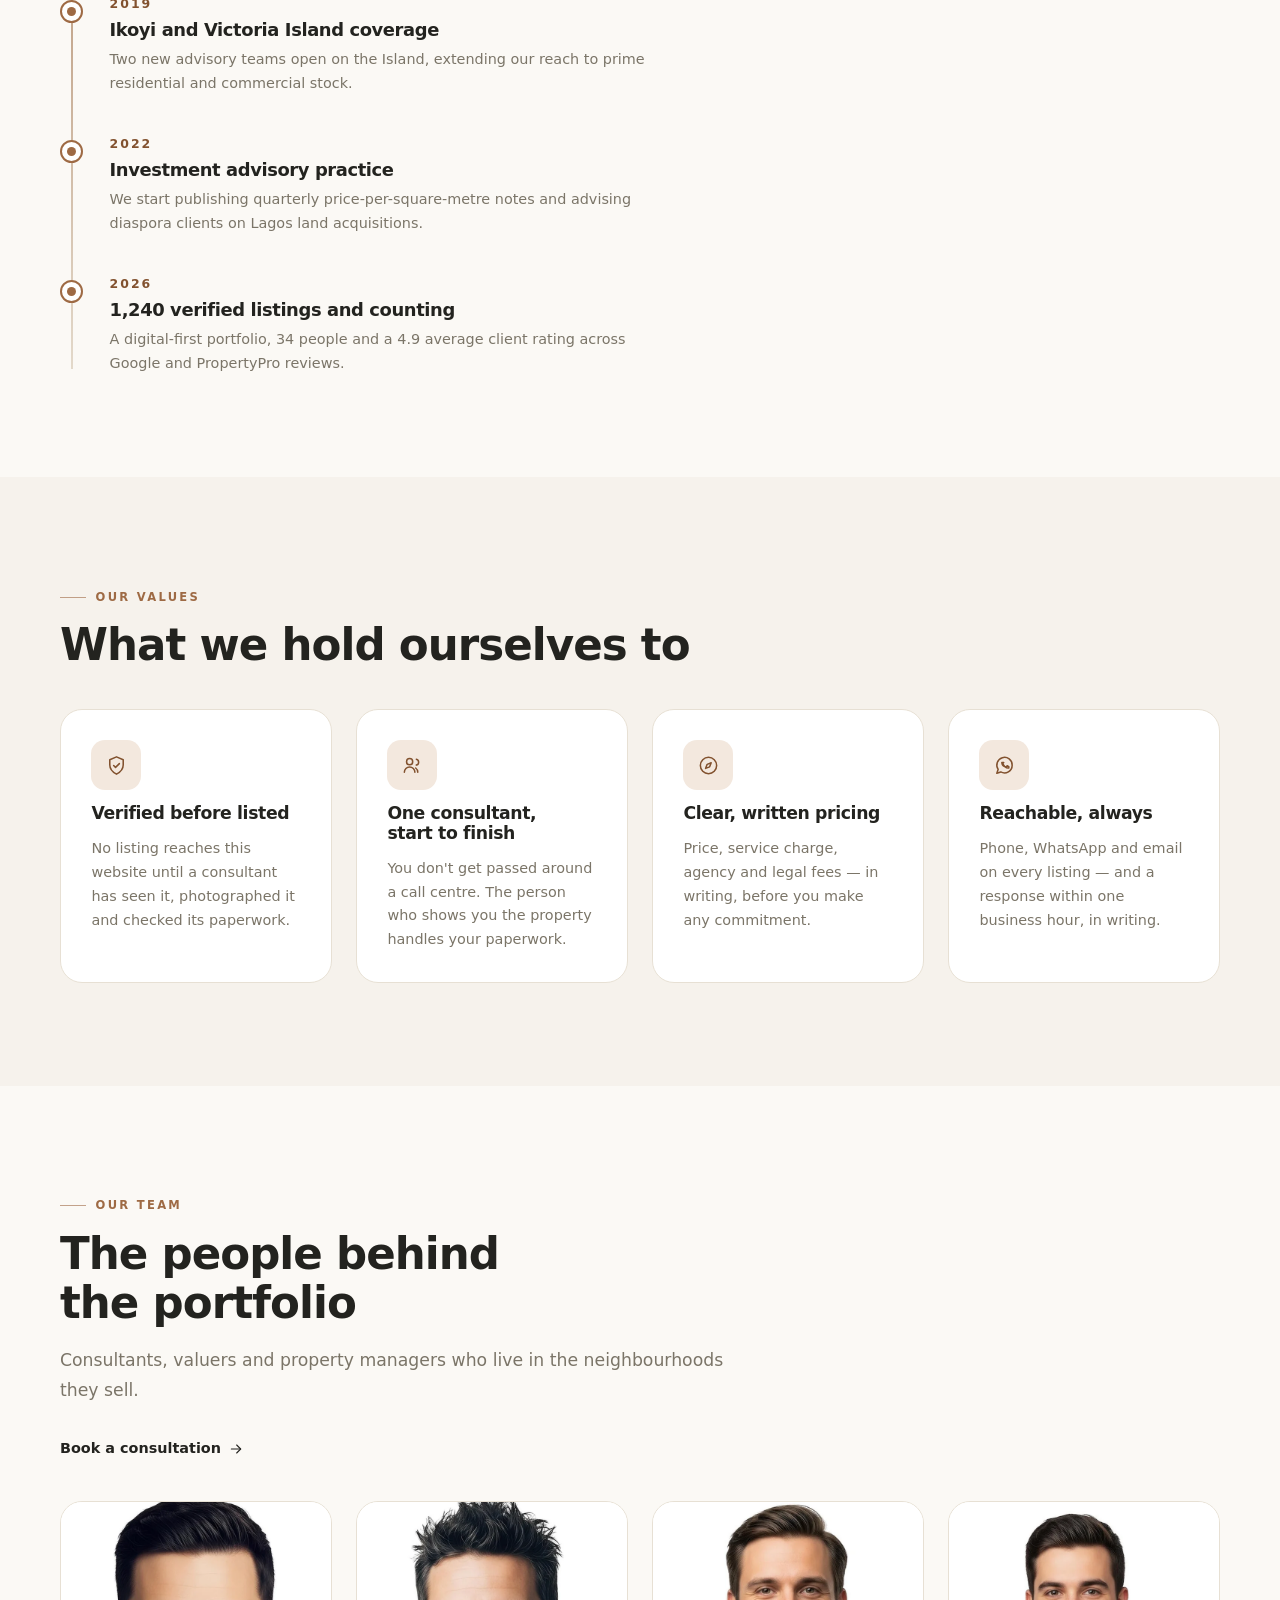
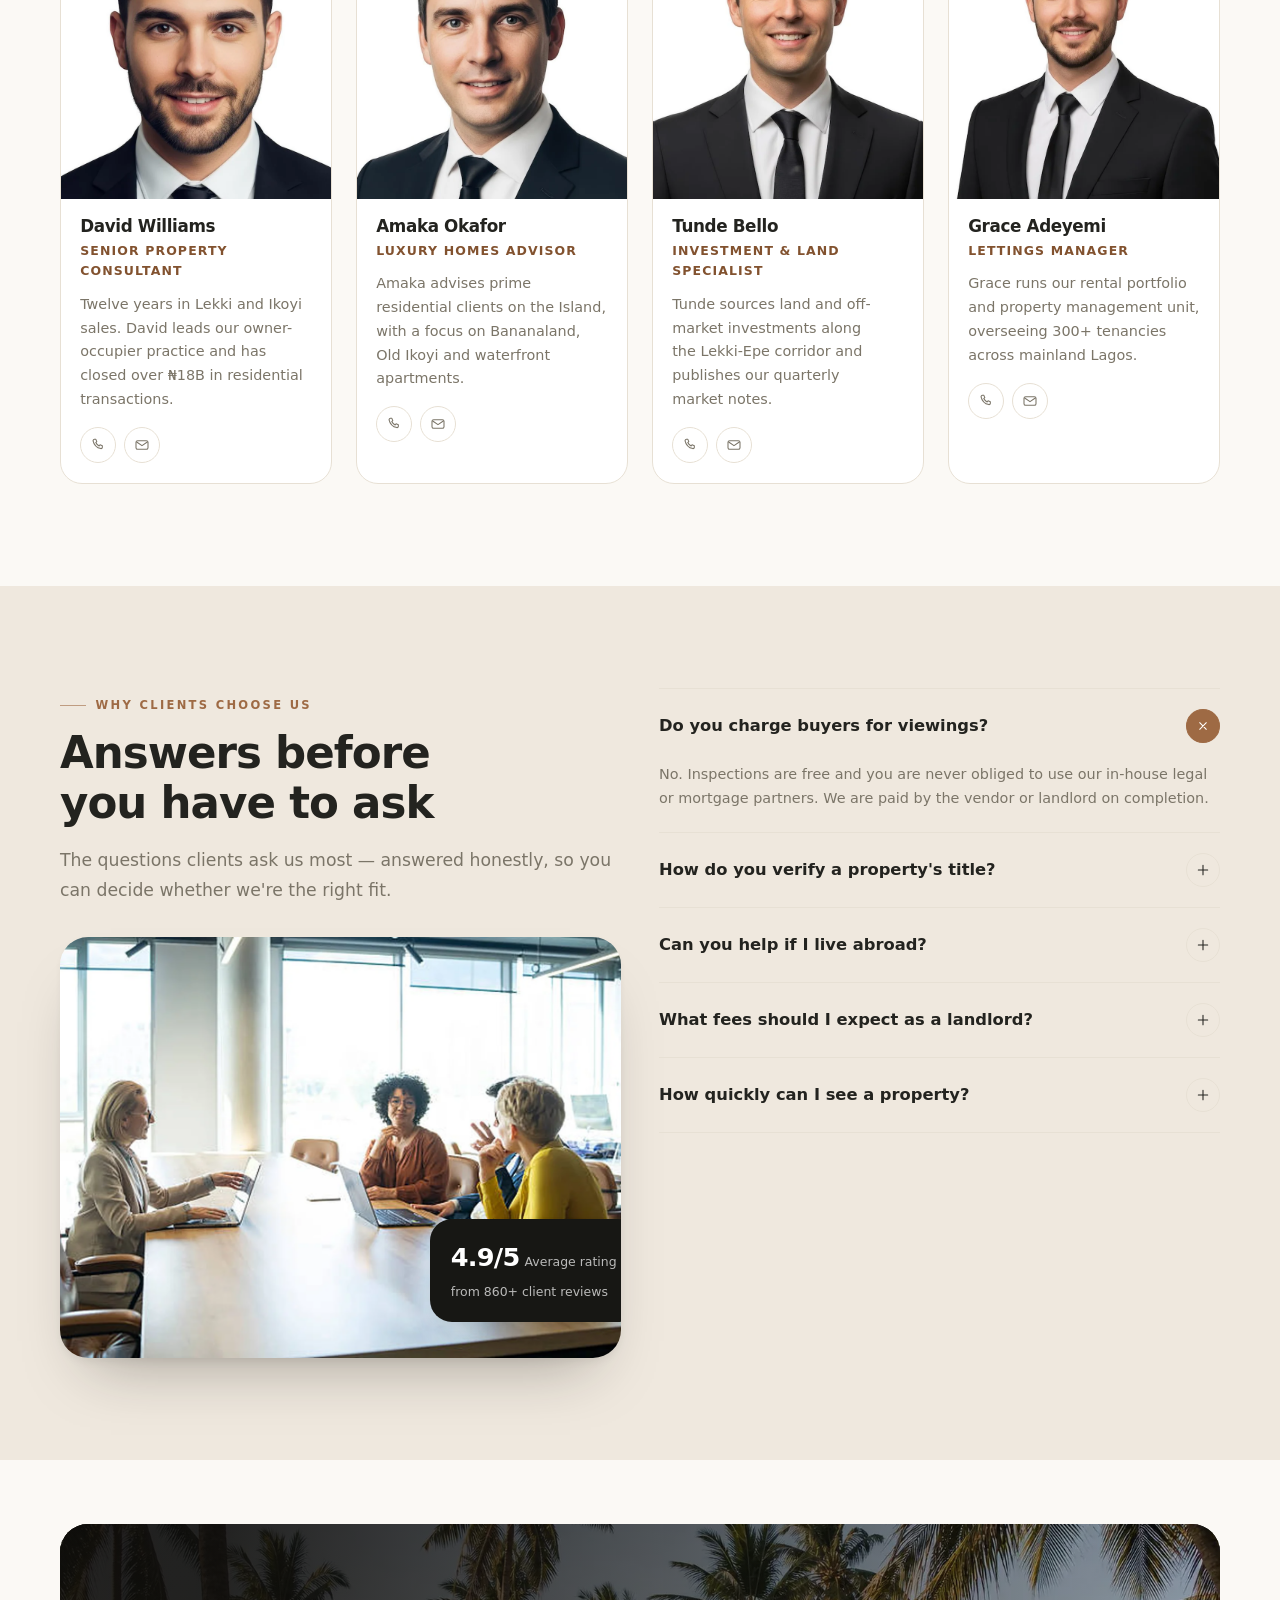
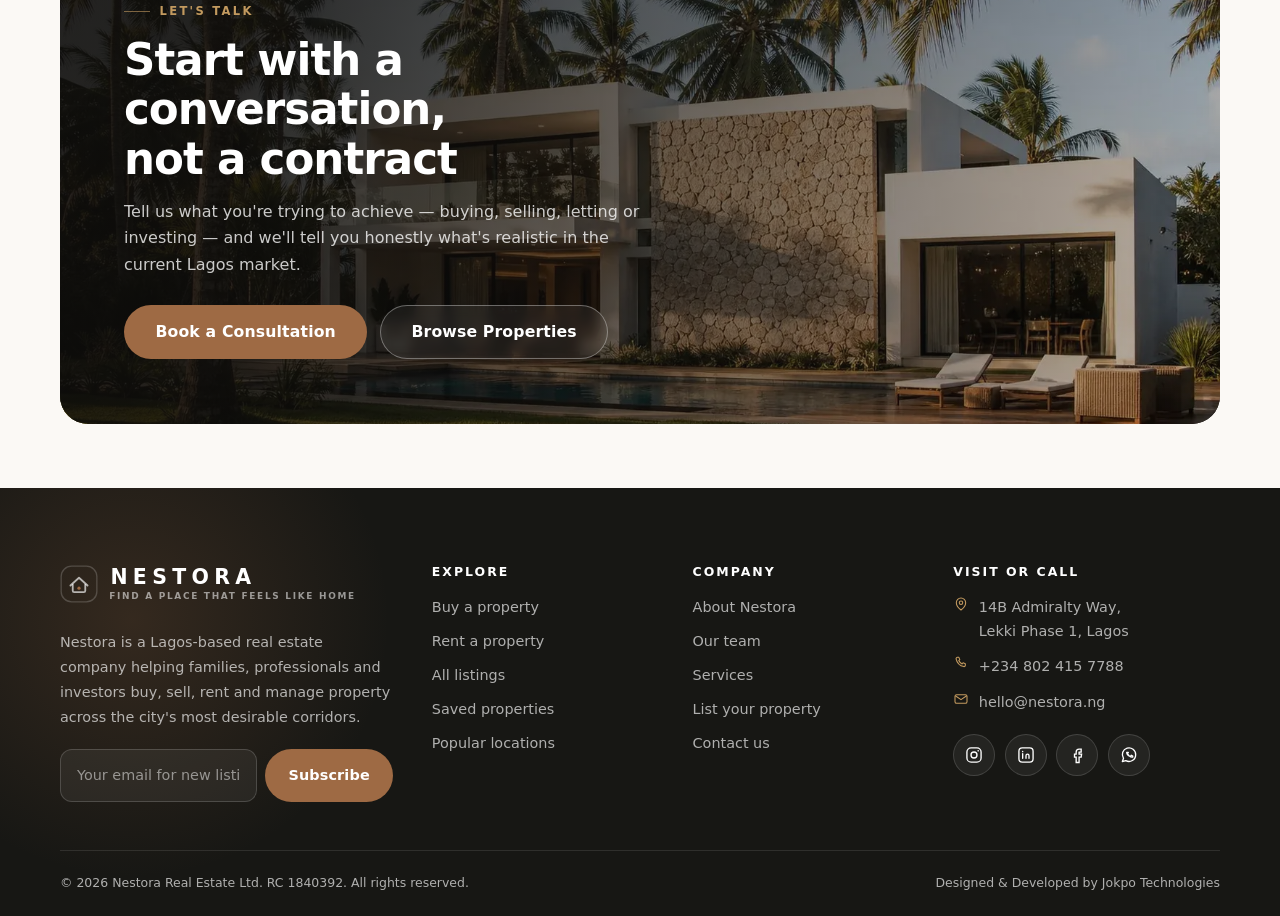
<file: nestora/about.html>
<!DOCTYPE html>
<html lang="en">

<head>
    <meta charset="utf-8">
    <meta name="viewport" content="width=device-width, initial-scale=1">
    <title>About NESTORA — Real estate, made personal</title>
    <meta name="description" content="NESTORA is a Lagos real estate company built on verified listings, trusted agents and deep local knowledge. Read our story, values and meet the team.">
    <meta name="theme-color" content="#171714">
    <link rel="icon" href="assets/icons/favicon.svg" type="image/svg+xml">
    <link rel="manifest" href="assets/icons/site.webmanifest">
    <link rel="stylesheet" href="css/style.css">
    <script defer src="js/properties.js"></script>
    <script defer src="js/favorites.js"></script>
    <script defer src="js/main.js"></script>
</head>

<body>

    <a class="skip-link" href="#main">Skip to content</a>

    <header class="header is-scrolled" data-header>
        <div class="container header__inner">
            <a class="logo" href="index.html" aria-label="NESTORA home">
                <svg class="logo__mark" viewBox="0 0 40 40" fill="none" aria-hidden="true" focusable="false">
          <rect x="1.2" y="1.2" width="37.6" height="37.6" rx="11" stroke="currentColor" stroke-opacity="0.28" stroke-width="1.4"/>
          <path d="M11 21.6 20 13.4l9 8.2" stroke="currentColor" stroke-width="1.9" stroke-linecap="round" stroke-linejoin="round"/>
          <path d="M13.4 20.6V27a1.6 1.6 0 0 0 1.6 1.6h10a1.6 1.6 0 0 0 1.6-1.6v-6.4" stroke="currentColor" stroke-width="1.9" stroke-linecap="round" stroke-linejoin="round"/>
          <circle cx="20" cy="24.4" r="1.7" fill="#9e6a44"/>
        </svg>
                <span class="logo__text">
          <span class="logo__name">NESTORA</span>
                <span class="logo__tag">Find a place that feels like home</span>
                </span>
            </a>

            <nav class="nav" aria-label="Primary">
                <ul class="nav__list">
                    <li><a class="nav__link" href="properties.html?status=Sale">Buy</a></li>
                    <li><a class="nav__link" href="properties.html?status=Rent">Rent</a></li>
                    <li><a class="nav__link" href="contact.html?subject=sell">Sell</a></li>
                    <li><a class="nav__link" href="properties.html">Properties</a></li>
                    <li><a class="nav__link is-active" href="about.html" aria-current="page">About</a></li>
                    <li><a class="nav__link" href="contact.html">Contact</a></li>
                </ul>
            </nav>

            <div class="header__actions">
                <a class="favorites-btn" href="favorites.html" aria-label="Saved properties">
                    <svg class="icon" viewBox="0 0 24 24" fill="none" stroke="currentColor" stroke-width="1.6" stroke-linecap="round" stroke-linejoin="round" aria-hidden="true"><path d="M12 20s-7-4.4-7-9.4A4.6 4.6 0 0 1 12 7a4.6 4.6 0 0 1 7 3.6c0 5-7 9.4-7 9.4z"/></svg>
                    <span class="favorites-btn__label">Favorites</span>
                    <span class="favorites-count" data-favorites-count hidden>0</span>
                </a>
                <a class="btn btn--accent" href="contact.html?subject=sell">List Your Property</a>
                <button class="burger" type="button" data-burger aria-label="Open menu" aria-expanded="false" aria-controls="mobile-menu">
          <span></span><span></span><span></span>
        </button>
            </div>
        </div>
    </header>

    <div class="drawer" id="mobile-menu" data-drawer aria-hidden="true">
        <div class="drawer__scrim"></div>
        <div class="drawer__panel" role="dialog" aria-modal="true" aria-label="Site menu">
            <button class="drawer__close" type="button" data-drawer-close aria-label="Close menu">
        <svg class="icon" viewBox="0 0 24 24" fill="none" stroke="currentColor" stroke-width="1.7" stroke-linecap="round" aria-hidden="true"><path d="M6 6l12 12M18 6L6 18"/></svg>
      </button>

            <nav class="drawer__nav" aria-label="Mobile">
                <a class="drawer__link" href="properties.html?status=Sale">Buy <svg class="icon" viewBox="0 0 24 24" fill="none" stroke="currentColor" stroke-width="1.6" stroke-linecap="round" stroke-linejoin="round" aria-hidden="true"><path d="M9 6l6 6-6 6"/></svg></a>
                <a class="drawer__link" href="properties.html?status=Rent">Rent <svg class="icon" viewBox="0 0 24 24" fill="none" stroke="currentColor" stroke-width="1.6" stroke-linecap="round" stroke-linejoin="round" aria-hidden="true"><path d="M9 6l6 6-6 6"/></svg></a>
                <a class="drawer__link" href="contact.html?subject=sell">Sell <svg class="icon" viewBox="0 0 24 24" fill="none" stroke="currentColor" stroke-width="1.6" stroke-linecap="round" stroke-linejoin="round" aria-hidden="true"><path d="M9 6l6 6-6 6"/></svg></a>
                <a class="drawer__link" href="properties.html">Properties <svg class="icon" viewBox="0 0 24 24" fill="none" stroke="currentColor" stroke-width="1.6" stroke-linecap="round" stroke-linejoin="round" aria-hidden="true"><path d="M9 6l6 6-6 6"/></svg></a>
                <a class="drawer__link" href="about.html">About <svg class="icon" viewBox="0 0 24 24" fill="none" stroke="currentColor" stroke-width="1.6" stroke-linecap="round" stroke-linejoin="round" aria-hidden="true"><path d="M9 6l6 6-6 6"/></svg></a>
                <a class="drawer__link" href="contact.html">Contact <svg class="icon" viewBox="0 0 24 24" fill="none" stroke="currentColor" stroke-width="1.6" stroke-linecap="round" stroke-linejoin="round" aria-hidden="true"><path d="M9 6l6 6-6 6"/></svg></a>
            </nav>
            <div class="drawer__foot">
                <a class="btn btn--accent btn--block" href="contact.html?subject=sell">List Your Property</a>
                <a class="btn btn--ghost btn--block" href="favorites.html">Saved Properties</a>
                <div class="drawer__meta">
                    <a href="tel:+2348024157788">+234 802 415 7788</a>
                    <a href="mailto:hello@nestora.ng">hello@nestora.ng</a>
                    <span>14B Admiralty Way, Lekki Phase 1, Lagos</span>
                </div>
            </div>
        </div>
    </div>

    <main id="main">

        <!-- ====================================================================
         HERO
         ==================================================================== -->
        <section class="page-head">
            <div class="container">
                <nav class="breadcrumb" aria-label="Breadcrumb">
                    <a href="index.html">Home</a>
                    <svg class="icon" viewBox="0 0 24 24" fill="none" stroke="currentColor" stroke-width="1.6" stroke-linecap="round" stroke-linejoin="round" aria-hidden="true"><path d="M9 6l6 6-6 6"/></svg>
                    <span aria-current="page">About</span>
                </nav>
                <p class="eyebrow" style="margin-top:1.4rem">Since 2008</p>
                <h1>Real estate, made personal.</h1>
                <p class="lead">We are a Lagos-born property company built on a simple belief: buying a home should feel like being looked after, not like taking a gamble. Eighteen years, 4,200 families and one city we know intimately.</p>
            </div>
        </section>

        <!-- ====================================================================
         OUR STORY
         ==================================================================== -->
        <section class="section">
            <div class="container">
                <div class="about-grid">
                    <div class="media-frame reveal-img" data-reveal="left">
                        <!-- Replace assets/images/pages/about.webp with your own office / team photo -->
                        <img src="assets/images/pages/about.webp" alt="The Nestora advisory team at work in their Lekki office" width="1400" height="1050" loading="lazy" decoding="async">
                        <p class="media-frame__tag">Our advisory desk · Lekki Phase 1</p>
                    </div>

                    <div data-reveal="right">
                        <p class="eyebrow">Our Story</p>
                        <h2 style="margin-top:0.9rem">From one office on Admiralty Way</h2>
                        <div class="prose" style="margin-top:1.1rem">
                            <p>Nestora began in 2008 with two consultants, a filing cabinet and a firm rule: never list a property we hadn't walked through ourselves. In a market where listings are often copied and re-posted without verification, that rule
                                turned out to be the whole business.</p>
                            <p>Today we advise buyers, sellers, landlords and institutional investors across Lekki, Ikoyi, Victoria Island, Ajah and Ikeja. Our team has grown to 34 people — consultants, valuers, a legal desk and a property management unit
                                — but the discipline hasn't changed. Every listing on this website has been inspected, priced against real comparables and documented.</p>
                            <p>We are deliberately a Lagos specialist. We would rather know five corridors exceptionally well than claim to cover a country.</p>
                        </div>

                        <div class="stats" style="margin-top:2rem;grid-template-columns:repeat(2,1fr)">
                            <div class="stat">
                                <p class="stat__value" data-count="34" data-suffix="">34</p>
                                <p class="stat__label">People on the team</p>
                            </div>
                            <div class="stat">
                                <p class="stat__value" data-count="4200" data-suffix="+">4,200+</p>
                                <p class="stat__label">Clients housed</p>
                            </div>
                        </div>
                    </div>
                </div>
            </div>
        </section>

        <!-- ====================================================================
         MISSION
         ==================================================================== -->
        <section class="section section--dark">
            <div class="container">
                <div class="grid-2" style="align-items:center">
                    <div data-reveal>
                        <p class="eyebrow" style="color:var(--gold)">Our Mission</p>
                        <h2 style="margin-top:0.9rem">Make property in Lagos transparent, verified and calm.</h2>
                        <p class="lead" style="margin-top:1.1rem">We exist to remove the anxiety from Nigerian real estate: no fake listings, no undisclosed service charges, no pressure tactics, no disappearing agents once money changes hands.</p>
                        <div class="pill-list" style="margin-top:1.6rem">
                            <span class="badge badge--soft">Verified listings only</span>
                            <span class="badge badge--soft">Documented pricing</span>
                            <span class="badge badge--soft">One named consultant</span>
                            <span class="badge badge--soft">Post-completion support</span>
                        </div>
                    </div>

                    <div class="grid-2" style="gap:1rem" data-reveal="right">
                        <div class="feature-card">
                            <span class="feature-card__icon">
                <svg class="icon" viewBox="0 0 24 24" fill="none" stroke="currentColor" stroke-width="1.6" stroke-linecap="round" stroke-linejoin="round" aria-hidden="true"><path d="M12 3l7 3v5.4c0 4.3-2.9 7.4-7 9.6-4.1-2.2-7-5.3-7-9.6V6z"/><path d="M9 12l2 2 4-4"/></svg>
              </span>
                            <h3>Integrity</h3>
                            <p>We disclose what we know — including the awkward parts — before you commit a naira.</p>
                        </div>
                        <div class="feature-card">
                            <span class="feature-card__icon">
                <svg class="icon" viewBox="0 0 24 24" fill="none" stroke="currentColor" stroke-width="1.6" stroke-linecap="round" stroke-linejoin="round" aria-hidden="true"><circle cx="12" cy="12" r="8.5"/><path d="M14.8 9.2l-1.6 4.2-4.2 1.6 1.6-4.2z"/></svg>
              </span>
                            <h3>Local depth</h3>
                            <p>Estate by estate, street by street. We know which roads flood and which estates deliver.</p>
                        </div>
                        <div class="feature-card">
                            <span class="feature-card__icon">
                <svg class="icon" viewBox="0 0 24 24" fill="none" stroke="currentColor" stroke-width="1.6" stroke-linecap="round" stroke-linejoin="round" aria-hidden="true"><path d="M12 4l1.6 4.4L18 10l-4.4 1.6L12 16l-1.6-4.4L6 10l4.4-1.6z"/><path d="M18.5 15.5l.7 1.8 1.8.7-1.8.7-.7 1.8-.7-1.8-1.8-.7 1.8-.7z"/></svg>
              </span>
                            <h3>Care</h3>
                            <p>We answer after the sale, because most of our business still comes from referrals.</p>
                        </div>
                        <div class="feature-card">
                            <span class="feature-card__icon">
                <svg class="icon" viewBox="0 0 24 24" fill="none" stroke="currentColor" stroke-width="1.6" stroke-linecap="round" stroke-linejoin="round" aria-hidden="true"><path d="M4 20h16"/><path d="M7 20v-6M12 20V6M17 20v-9"/></svg>
              </span>
                            <h3>Discipline</h3>
                            <p>Real comparables, honest valuations, and advice that protects your long-term return.</p>
                        </div>
                    </div>
                </div>
            </div>
        </section>

        <!-- ====================================================================
         TIMELINE
         ==================================================================== -->
        <section class="section" id="story">
            <div class="container">
                <div class="section-head">
                    <p class="eyebrow">Our growth</p>
                    <h2>Eighteen years, one city</h2>
                    <p class="lead">A few milestones from the Nestora story — the moments that shaped how we work today.</p>
                </div>

                <div class="timeline" style="margin-top:2.8rem">
                    <article class="timeline__item" data-reveal>
                        <span class="timeline__dot" aria-hidden="true"></span>
                        <p class="timeline__year">2008</p>
                        <h3 class="timeline__title">Nestora opens in Lekki Phase 1</h3>
                        <p class="timeline__text">Two consultants, one office and a promise to personally inspect every property before it is listed. The first year closes with 26 lettings.</p>
                    </article>

                    <article class="timeline__item" data-reveal>
                        <span class="timeline__dot" aria-hidden="true"></span>
                        <p class="timeline__year">2012</p>
                        <h3 class="timeline__title">Sales division and legal desk launched</h3>
                        <p class="timeline__text">We bring title verification and conveyancing support in-house so buyers get clean documentation without chasing three separate vendors.</p>
                    </article>

                    <article class="timeline__item" data-reveal>
                        <span class="timeline__dot" aria-hidden="true"></span>
                        <p class="timeline__year">2016</p>
                        <h3 class="timeline__title">Property management unit founded</h3>
                        <p class="timeline__text">Landlords hand us the keys; we handle tenant vetting, rent collection, maintenance and reporting. It now manages over 300 units.</p>
                    </article>

                    <article class="timeline__item" data-reveal>
                        <span class="timeline__dot" aria-hidden="true"></span>
                        <p class="timeline__year">2019</p>
                        <h3 class="timeline__title">Ikoyi and Victoria Island coverage</h3>
                        <p class="timeline__text">Two new advisory teams open on the Island, extending our reach to prime residential and commercial stock.</p>
                    </article>

                    <article class="timeline__item" data-reveal>
                        <span class="timeline__dot" aria-hidden="true"></span>
                        <p class="timeline__year">2022</p>
                        <h3 class="timeline__title">Investment advisory practice</h3>
                        <p class="timeline__text">We start publishing quarterly price-per-square-metre notes and advising diaspora clients on Lagos land acquisitions.</p>
                    </article>

                    <article class="timeline__item" data-reveal>
                        <span class="timeline__dot" aria-hidden="true"></span>
                        <p class="timeline__year">2026</p>
                        <h3 class="timeline__title">1,240 verified listings and counting</h3>
                        <p class="timeline__text">A digital-first portfolio, 34 people and a 4.9 average client rating across Google and PropertyPro reviews.</p>
                    </article>
                </div>
            </div>
        </section>

        <!-- ====================================================================
         OUR VALUES
         ==================================================================== -->
        <section class="section section--sand" id="values">
            <div class="container">
                <div class="section-head">
                    <p class="eyebrow">Our Values</p>
                    <h2>What we hold ourselves to</h2>
                </div>

                <div class="grid-4" style="margin-top:2.4rem">
                    <article class="feature-card" data-reveal>
                        <span class="feature-card__icon">
              <svg class="icon" viewBox="0 0 24 24" fill="none" stroke="currentColor" stroke-width="1.6" stroke-linecap="round" stroke-linejoin="round" aria-hidden="true"><path d="M12 3l7 3v5.4c0 4.3-2.9 7.4-7 9.6-4.1-2.2-7-5.3-7-9.6V6z"/><path d="M9 12l2 2 4-4"/></svg>
            </span>
                        <h3>Verified before listed</h3>
                        <p>No listing reaches this website until a consultant has seen it, photographed it and checked its paperwork.</p>
                    </article>

                    <article class="feature-card" data-reveal data-reveal-delay="80">
                        <span class="feature-card__icon">
              <svg class="icon" viewBox="0 0 24 24" fill="none" stroke="currentColor" stroke-width="1.6" stroke-linecap="round" stroke-linejoin="round" aria-hidden="true"><circle cx="9" cy="8" r="3.2"/><path d="M3.5 19a5.5 5.5 0 0 1 11 0"/><path d="M16 5.4a3.2 3.2 0 0 1 0 6.2"/><path d="M17.5 19a5.5 5.5 0 0 0-2.2-4.4"/></svg>
            </span>
                        <h3>One consultant, start to finish</h3>
                        <p>You don't get passed around a call centre. The person who shows you the property handles your paperwork.</p>
                    </article>

                    <article class="feature-card" data-reveal data-reveal-delay="160">
                        <span class="feature-card__icon">
              <svg class="icon" viewBox="0 0 24 24" fill="none" stroke="currentColor" stroke-width="1.6" stroke-linecap="round" stroke-linejoin="round" aria-hidden="true"><circle cx="12" cy="12" r="8.5"/><path d="M14.8 9.2l-1.6 4.2-4.2 1.6 1.6-4.2z"/></svg>
            </span>
                        <h3>Clear, written pricing</h3>
                        <p>Price, service charge, agency and legal fees — in writing, before you make any commitment.</p>
                    </article>

                    <article class="feature-card" data-reveal data-reveal-delay="240">
                        <span class="feature-card__icon">
              <svg class="icon" viewBox="0 0 24 24" fill="none" stroke="currentColor" stroke-width="1.6" stroke-linecap="round" stroke-linejoin="round" aria-hidden="true"><path d="M20 11.7a8 8 0 0 1-11.9 7L4 20l1.4-4A8 8 0 1 1 20 11.7z"/><path d="M9.2 9c.3 2.4 2.2 4.3 4.6 4.6l1-1.3 1.7.9v1.3c-2.9.5-6-2.4-6.6-5.4l1.3-.1z"/></svg>
            </span>
                        <h3>Reachable, always</h3>
                        <p>Phone, WhatsApp and email on every listing — and a response within one business hour, in writing.</p>
                    </article>
                </div>
            </div>
        </section>

        <!-- ====================================================================
         OUR TEAM
         ==================================================================== -->
        <section class="section" id="team">
            <div class="container">
                <div class="section-head-row section-head">
                    <div>
                        <p class="eyebrow">Our Team</p>
                        <h2>The people behind the portfolio</h2>
                        <p class="lead">Consultants, valuers and property managers who live in the neighbourhoods they sell.</p>
                    </div>
                    <a class="link-arrow" href="contact.html">
            Book a consultation
            <svg class="icon" viewBox="0 0 24 24" fill="none" stroke="currentColor" stroke-width="1.6" stroke-linecap="round" stroke-linejoin="round" aria-hidden="true"><path d="M5 12h14"/><path d="M13 6l6 6-6 6"/></svg>
          </a>
                </div>

                <div class="grid-4" style="margin-top:2.4rem">
                    <article class="team-card" data-reveal>
                        <div class="team-card__media">
                            <!-- Replace assets/images/agents/agent-01.webp with the real consultant photo -->
                            <img src="assets/images/agents/agent-01.webp" alt="David Williams, Senior Property Consultant at Nestora" width="720" height="900" loading="lazy" decoding="async">
                        </div>
                        <div class="team-card__body">
                            <h3 class="team-card__name">David Williams</h3>
                            <p class="team-card__role">Senior Property Consultant</p>
                            <p class="team-card__bio">Twelve years in Lekki and Ikoyi sales. David leads our owner-occupier practice and has closed over ₦18B in residential transactions.</p>
                            <div class="team-card__links">
                                <a href="tel:+2348024157788" aria-label="Call David Williams">
                                    <svg class="icon icon--sm" viewBox="0 0 24 24" fill="none" stroke="currentColor" stroke-width="1.6" stroke-linecap="round" stroke-linejoin="round"><path d="M6.6 3.5h2.2l1.4 3.4-1.6 1.4a11 11 0 0 0 5.1 5.1l1.4-1.6 3.4 1.4v2.2a2 2 0 0 1-2.2 2A15.4 15.4 0 0 1 4.6 5.7a2 2 0 0 1 2-2.2z"/></svg>
                                </a>
                                <a href="mailto:david.williams@nestora.ng" aria-label="Email David Williams">
                                    <svg class="icon icon--sm" viewBox="0 0 24 24" fill="none" stroke="currentColor" stroke-width="1.6" stroke-linecap="round" stroke-linejoin="round"><rect x="3" y="5.5" width="18" height="13" rx="2.5"/><path d="M4 7.5l8 5.5 8-5.5"/></svg>
                                </a>
                            </div>
                        </div>
                    </article>

                    <article class="team-card" data-reveal data-reveal-delay="80">
                        <div class="team-card__media">
                            <img src="assets/images/agents/agent-02.webp" alt="Amaka Okafor, Luxury Homes Advisor at Nestora" width="720" height="900" loading="lazy" decoding="async">
                        </div>
                        <div class="team-card__body">
                            <h3 class="team-card__name">Amaka Okafor</h3>
                            <p class="team-card__role">Luxury Homes Advisor</p>
                            <p class="team-card__bio">Amaka advises prime residential clients on the Island, with a focus on Bananaland, Old Ikoyi and waterfront apartments.</p>
                            <div class="team-card__links">
                                <a href="tel:+2348036621094" aria-label="Call Amaka Okafor">
                                    <svg class="icon icon--sm" viewBox="0 0 24 24" fill="none" stroke="currentColor" stroke-width="1.6" stroke-linecap="round" stroke-linejoin="round"><path d="M6.6 3.5h2.2l1.4 3.4-1.6 1.4a11 11 0 0 0 5.1 5.1l1.4-1.6 3.4 1.4v2.2a2 2 0 0 1-2.2 2A15.4 15.4 0 0 1 4.6 5.7a2 2 0 0 1 2-2.2z"/></svg>
                                </a>
                                <a href="mailto:amaka.okafor@nestora.ng" aria-label="Email Amaka Okafor">
                                    <svg class="icon icon--sm" viewBox="0 0 24 24" fill="none" stroke="currentColor" stroke-width="1.6" stroke-linecap="round" stroke-linejoin="round"><rect x="3" y="5.5" width="18" height="13" rx="2.5"/><path d="M4 7.5l8 5.5 8-5.5"/></svg>
                                </a>
                            </div>
                        </div>
                    </article>

                    <article class="team-card" data-reveal data-reveal-delay="160">
                        <div class="team-card__media">
                            <img src="assets/images/agents/agent-03.webp" alt="Tunde Bello, Investment and Land Specialist at Nestora" width="720" height="900" loading="lazy" decoding="async">
                        </div>
                        <div class="team-card__body">
                            <h3 class="team-card__name">Tunde Bello</h3>
                            <p class="team-card__role">Investment &amp; Land Specialist</p>
                            <p class="team-card__bio">Tunde sources land and off-market investments along the Lekki-Epe corridor and publishes our quarterly market notes.</p>
                            <div class="team-card__links">
                                <a href="tel:+2348052194471" aria-label="Call Tunde Bello">
                                    <svg class="icon icon--sm" viewBox="0 0 24 24" fill="none" stroke="currentColor" stroke-width="1.6" stroke-linecap="round" stroke-linejoin="round"><path d="M6.6 3.5h2.2l1.4 3.4-1.6 1.4a11 11 0 0 0 5.1 5.1l1.4-1.6 3.4 1.4v2.2a2 2 0 0 1-2.2 2A15.4 15.4 0 0 1 4.6 5.7a2 2 0 0 1 2-2.2z"/></svg>
                                </a>
                                <a href="mailto:tunde.bello@nestora.ng" aria-label="Email Tunde Bello">
                                    <svg class="icon icon--sm" viewBox="0 0 24 24" fill="none" stroke="currentColor" stroke-width="1.6" stroke-linecap="round" stroke-linejoin="round"><rect x="3" y="5.5" width="18" height="13" rx="2.5"/><path d="M4 7.5l8 5.5 8-5.5"/></svg>
                                </a>
                            </div>
                        </div>
                    </article>

                    <article class="team-card" data-reveal data-reveal-delay="240">
                        <div class="team-card__media">
                            <img src="assets/images/agents/agent-04.webp" alt="Grace Adeyemi, Lettings Manager at Nestora" width="720" height="900" loading="lazy" decoding="async">
                        </div>
                        <div class="team-card__body">
                            <h3 class="team-card__name">Grace Adeyemi</h3>
                            <p class="team-card__role">Lettings Manager</p>
                            <p class="team-card__bio">Grace runs our rental portfolio and property management unit, overseeing 300+ tenancies across mainland Lagos.</p>
                            <div class="team-card__links">
                                <a href="tel:+2348073348820" aria-label="Call Grace Adeyemi">
                                    <svg class="icon icon--sm" viewBox="0 0 24 24" fill="none" stroke="currentColor" stroke-width="1.6" stroke-linecap="round" stroke-linejoin="round"><path d="M6.6 3.5h2.2l1.4 3.4-1.6 1.4a11 11 0 0 0 5.1 5.1l1.4-1.6 3.4 1.4v2.2a2 2 0 0 1-2.2 2A15.4 15.4 0 0 1 4.6 5.7a2 2 0 0 1 2-2.2z"/></svg>
                                </a>
                                <a href="mailto:grace.adeyemi@nestora.ng" aria-label="Email Grace Adeyemi">
                                    <svg class="icon icon--sm" viewBox="0 0 24 24" fill="none" stroke="currentColor" stroke-width="1.6" stroke-linecap="round" stroke-linejoin="round"><rect x="3" y="5.5" width="18" height="13" rx="2.5"/><path d="M4 7.5l8 5.5 8-5.5"/></svg>
                                </a>
                            </div>
                        </div>
                    </article>
                </div>
            </div>
        </section>

        <!-- ====================================================================
         WHY CLIENTS CHOOSE US
         ==================================================================== -->
        <section class="section section--sand-deep" id="why-clients">
            <div class="container">
                <div class="grid-2" style="align-items:start">
                    <div data-reveal>
                        <p class="eyebrow">Why clients choose us</p>
                        <h2 style="margin-top:0.9rem">Answers before you have to ask</h2>
                        <p class="lead" style="margin-top:1rem">The questions clients ask us most — answered honestly, so you can decide whether we're the right fit.</p>

                        <div class="media-frame reveal-img" style="margin-top:2rem">
                            <img src="assets/images/pages/team.webp" alt="Nestora consultants reviewing property plans with a client" width="1400" height="933" loading="lazy" decoding="async">
                            <span class="badge-float">
                <span class="badge-float__value">4.9/5</span>
                            <span class="badge-float__label">Average rating from 860+ client reviews</span>
                            </span>
                        </div>
                    </div>

                    <div class="accordion" data-reveal="right">
                        <div class="accordion__item is-open">
                            <button class="accordion__trigger" type="button" aria-expanded="true">
                Do you charge buyers for viewings?
                <span class="accordion__icon" aria-hidden="true">
                  <svg class="icon icon--sm" viewBox="0 0 24 24" fill="none" stroke="currentColor" stroke-width="1.8" stroke-linecap="round"><path d="M12 5v14M5 12h14"/></svg>
                </span>
              </button>
                            <div class="accordion__panel">
                                <p>No. Inspections are free and you are never obliged to use our in-house legal or mortgage partners. We are paid by the vendor or landlord on completion.</p>
                            </div>
                        </div>

                        <div class="accordion__item">
                            <button class="accordion__trigger" type="button" aria-expanded="false">
                How do you verify a property's title?
                <span class="accordion__icon" aria-hidden="true">
                  <svg class="icon icon--sm" viewBox="0 0 24 24" fill="none" stroke="currentColor" stroke-width="1.8" stroke-linecap="round"><path d="M12 5v14M5 12h14"/></svg>
                </span>
              </button>
                            <div class="accordion__panel">
                                <p>Our legal desk runs a Land Registry search, checks the survey plan against the physical boundaries and confirms ownership identity. Where a title has gaps, we tell you before you pay — and tell you what it will take to
                                    fix.</p>
                            </div>
                        </div>

                        <div class="accordion__item">
                            <button class="accordion__trigger" type="button" aria-expanded="false">
                Can you help if I live abroad?
                <span class="accordion__icon" aria-hidden="true">
                  <svg class="icon icon--sm" viewBox="0 0 24 24" fill="none" stroke="currentColor" stroke-width="1.8" stroke-linecap="round"><path d="M12 5v14M5 12h14"/></svg>
                </span>
              </button>
                            <div class="accordion__panel">
                                <p>Yes. Roughly a third of our buyers are diaspora clients. We run live video inspections, act as your eyes on site, hold documentation in escrow-style milestones and report progress in writing at every stage.</p>
                            </div>
                        </div>

                        <div class="accordion__item">
                            <button class="accordion__trigger" type="button" aria-expanded="false">
                What fees should I expect as a landlord?
                <span class="accordion__icon" aria-hidden="true">
                  <svg class="icon icon--sm" viewBox="0 0 24 24" fill="none" stroke="currentColor" stroke-width="1.8" stroke-linecap="round"><path d="M12 5v14M5 12h14"/></svg>
                </span>
              </button>
                            <div class="accordion__panel">
                                <p>Standard letting commission (10% of annual rent) plus 5% management fee if you'd like us to handle collection, maintenance and reporting. All fees are quoted in writing before we market your property.</p>
                            </div>
                        </div>

                        <div class="accordion__item">
                            <button class="accordion__trigger" type="button" aria-expanded="false">
                How quickly can I see a property?
                <span class="accordion__icon" aria-hidden="true">
                  <svg class="icon icon--sm" viewBox="0 0 24 24" fill="none" stroke="currentColor" stroke-width="1.8" stroke-linecap="round"><path d="M12 5v14M5 12h14"/></svg>
                </span>
              </button>
                            <div class="accordion__panel">
                                <p>Most inspections are scheduled within 24–48 hours, including weekends. Submit a request from any listing and your consultant will confirm the exact time by phone and email.</p>
                            </div>
                        </div>
                    </div>
                </div>
            </div>
        </section>

        <!-- ====================================================================
         CTA
         ==================================================================== -->
        <section class="section section--tight">
            <div class="container">
                <div class="cta-band" data-reveal="zoom">
                    <img class="cta-band__bg" src="assets/images/pages/cta.webp" alt="" width="1600" height="700" loading="lazy" decoding="async" aria-hidden="true">
                    <div class="cta-band__inner">
                        <p class="eyebrow" style="color:var(--gold)">Let's talk</p>
                        <h2 style="margin-top:0.9rem">Start with a conversation, not a contract</h2>
                        <p>Tell us what you're trying to achieve — buying, selling, letting or investing — and we'll tell you honestly what's realistic in the current Lagos market.</p>
                        <div class="cta-band__actions">
                            <a class="btn btn--accent btn--lg" href="contact.html">Book a Consultation</a>
                            <a class="btn btn--outline-light btn--lg" href="properties.html">Browse Properties</a>
                        </div>
                    </div>
                </div>
            </div>
        </section>

    </main>

    <footer class="footer">
        <div class="container">
            <div class="footer__top">
                <div class="footer__brand">
                    <a class="logo" href="index.html" aria-label="NESTORA home">
                        <svg class="logo__mark" viewBox="0 0 40 40" fill="none" aria-hidden="true" focusable="false">
              <rect x="1.2" y="1.2" width="37.6" height="37.6" rx="11" stroke="currentColor" stroke-opacity="0.28" stroke-width="1.4"/>
              <path d="M11 21.6 20 13.4l9 8.2" stroke="currentColor" stroke-width="1.9" stroke-linecap="round" stroke-linejoin="round"/>
              <path d="M13.4 20.6V27a1.6 1.6 0 0 0 1.6 1.6h10a1.6 1.6 0 0 0 1.6-1.6v-6.4" stroke="currentColor" stroke-width="1.9" stroke-linecap="round" stroke-linejoin="round"/>
              <circle cx="20" cy="24.4" r="1.7" fill="#9e6a44"/>
            </svg>
                        <span class="logo__text">
              <span class="logo__name">NESTORA</span>
                        <span class="logo__tag">Find a place that feels like home</span>
                        </span>
                    </a>
                    <p class="footer__about">Nestora is a Lagos-based real estate company helping families, professionals and investors buy, sell, rent and manage property across the city's most desirable corridors.</p>

                    <form class="newsletter" data-newsletter novalidate>
                        <label class="sr-only" for="newsletter-email">Email address</label>
                        <input class="input" id="newsletter-email" type="email" name="email" placeholder="Your email for new listings" autocomplete="email" required>
                        <button class="btn btn--accent" type="submit">Subscribe</button>
                    </form>
                </div>

                <div class="footer__col">
                    <h3 class="footer__title">Explore</h3>
                    <nav class="footer__links" aria-label="Explore">
                        <a href="properties.html?status=Sale">Buy a property</a>
                        <a href="properties.html?status=Rent">Rent a property</a>
                        <a href="properties.html">All listings</a>
                        <a href="favorites.html">Saved properties</a>
                        <a href="index.html#locations">Popular locations</a>
                    </nav>
                </div>

                <div class="footer__col">
                    <h3 class="footer__title">Company</h3>
                    <nav class="footer__links" aria-label="Company">
                        <a href="about.html">About Nestora</a>
                        <a href="about.html#team">Our team</a>
                        <a href="index.html#services">Services</a>
                        <a href="contact.html?subject=sell">List your property</a>
                        <a href="contact.html">Contact us</a>
                    </nav>
                </div>

                <div class="footer__col footer__col--contact">
                    <h3 class="footer__title">Visit or call</h3>
                    <ul class="footer__contact">
                        <li>
                            <svg class="icon" viewBox="0 0 24 24" fill="none" stroke="currentColor" stroke-width="1.6" stroke-linecap="round" stroke-linejoin="round" aria-hidden="true"><path d="M12 21s7-5.5 7-11a7 7 0 1 0-14 0c0 5.5 7 11 7 11z"/><circle cx="12" cy="10" r="2.6"/></svg>
                            <span>14B Admiralty Way,<br>Lekki Phase 1, Lagos</span>
                        </li>
                        <li>
                            <svg class="icon" viewBox="0 0 24 24" fill="none" stroke="currentColor" stroke-width="1.6" stroke-linecap="round" stroke-linejoin="round" aria-hidden="true"><path d="M6.6 3.5h2.2l1.4 3.4-1.6 1.4a11 11 0 0 0 5.1 5.1l1.4-1.6 3.4 1.4v2.2a2 2 0 0 1-2.2 2A15.4 15.4 0 0 1 4.6 5.7a2 2 0 0 1 2-2.2z"/></svg>
                            <a href="tel:+2348024157788">+234 802 415 7788</a>
                        </li>
                        <li>
                            <svg class="icon" viewBox="0 0 24 24" fill="none" stroke="currentColor" stroke-width="1.6" stroke-linecap="round" stroke-linejoin="round" aria-hidden="true"><rect x="3" y="5.5" width="18" height="13" rx="2.5"/><path d="M4 7.5l8 5.5 8-5.5"/></svg>
                            <a href="mailto:hello@nestora.ng">hello@nestora.ng</a>
                        </li>
                    </ul>
                    <div class="socials" style="margin-top:1.2rem">
                        <a class="social-btn" href="https://www.instagram.com" target="_blank" rel="noopener" aria-label="Nestora on Instagram">
                            <svg class="icon" viewBox="0 0 24 24" fill="none" stroke="currentColor" stroke-width="1.6" stroke-linecap="round" aria-hidden="true"><rect x="3.5" y="3.5" width="17" height="17" rx="5"/><circle cx="12" cy="12" r="3.6"/><circle cx="17" cy="7" r="1" fill="currentColor" stroke="none"/></svg>
                        </a>
                        <a class="social-btn" href="https://www.linkedin.com" target="_blank" rel="noopener" aria-label="Nestora on LinkedIn">
                            <svg class="icon" viewBox="0 0 24 24" fill="none" stroke="currentColor" stroke-width="1.6" stroke-linecap="round" aria-hidden="true"><rect x="3.5" y="3.5" width="17" height="17" rx="4"/><path d="M8 10.5V16M8 7.8v.2M12 16v-3.2a1.8 1.8 0 0 1 3.6 0V16"/></svg>
                        </a>
                        <a class="social-btn" href="https://www.facebook.com" target="_blank" rel="noopener" aria-label="Nestora on Facebook">
                            <svg class="icon" viewBox="0 0 24 24" fill="none" stroke="currentColor" stroke-width="1.6" stroke-linecap="round" aria-hidden="true"><path d="M14.5 8.5H17V5h-2.5A3.5 3.5 0 0 0 11 8.5V11H9v3.5h2V21h3.5v-6.5H17L17.5 11H14.5V9.3a.8.8 0 0 1 0-.8z"/></svg>
                        </a>
                        <a class="social-btn" href="https://wa.me/2348024157788" target="_blank" rel="noopener" aria-label="Chat with Nestora on WhatsApp">
                            <svg class="icon" viewBox="0 0 24 24" fill="none" stroke="currentColor" stroke-width="1.6" stroke-linecap="round" stroke-linejoin="round" aria-hidden="true"><path d="M20 11.7a8 8 0 0 1-11.9 7L4 20l1.4-4A8 8 0 1 1 20 11.7z"/><path d="M9.2 9c.3 2.4 2.2 4.3 4.6 4.6l1-1.3 1.7.9v1.3c-2.9.5-6-2.4-6.6-5.4l1.3-.1z"/></svg>
                        </a>
                    </div>
                </div>
            </div>

            <div class="footer__bottom">
                <p>© <span data-year>2026</span> Nestora Real Estate Ltd. RC 1840392. All rights reserved.</p>
                <div class="footer__bottom-links">
                    <!-- <a href="#" data-demo>Privacy Policy</a>
                    <a href="#" data-demo>Terms of Service</a>
                    <a href="#" data-demo>Cookies</a> -->
                    <p class="footer__credit jokpo-signature">
                        <span class="jokpo-signature__text">Designed &amp; Developed by</span>
                        <a class="jokpo-signature__link" href="#home">Jokpo Technologies</a>
                    </p>
                </div>
            </div>
        </div>
    </footer>

</body>

</html>
</file>
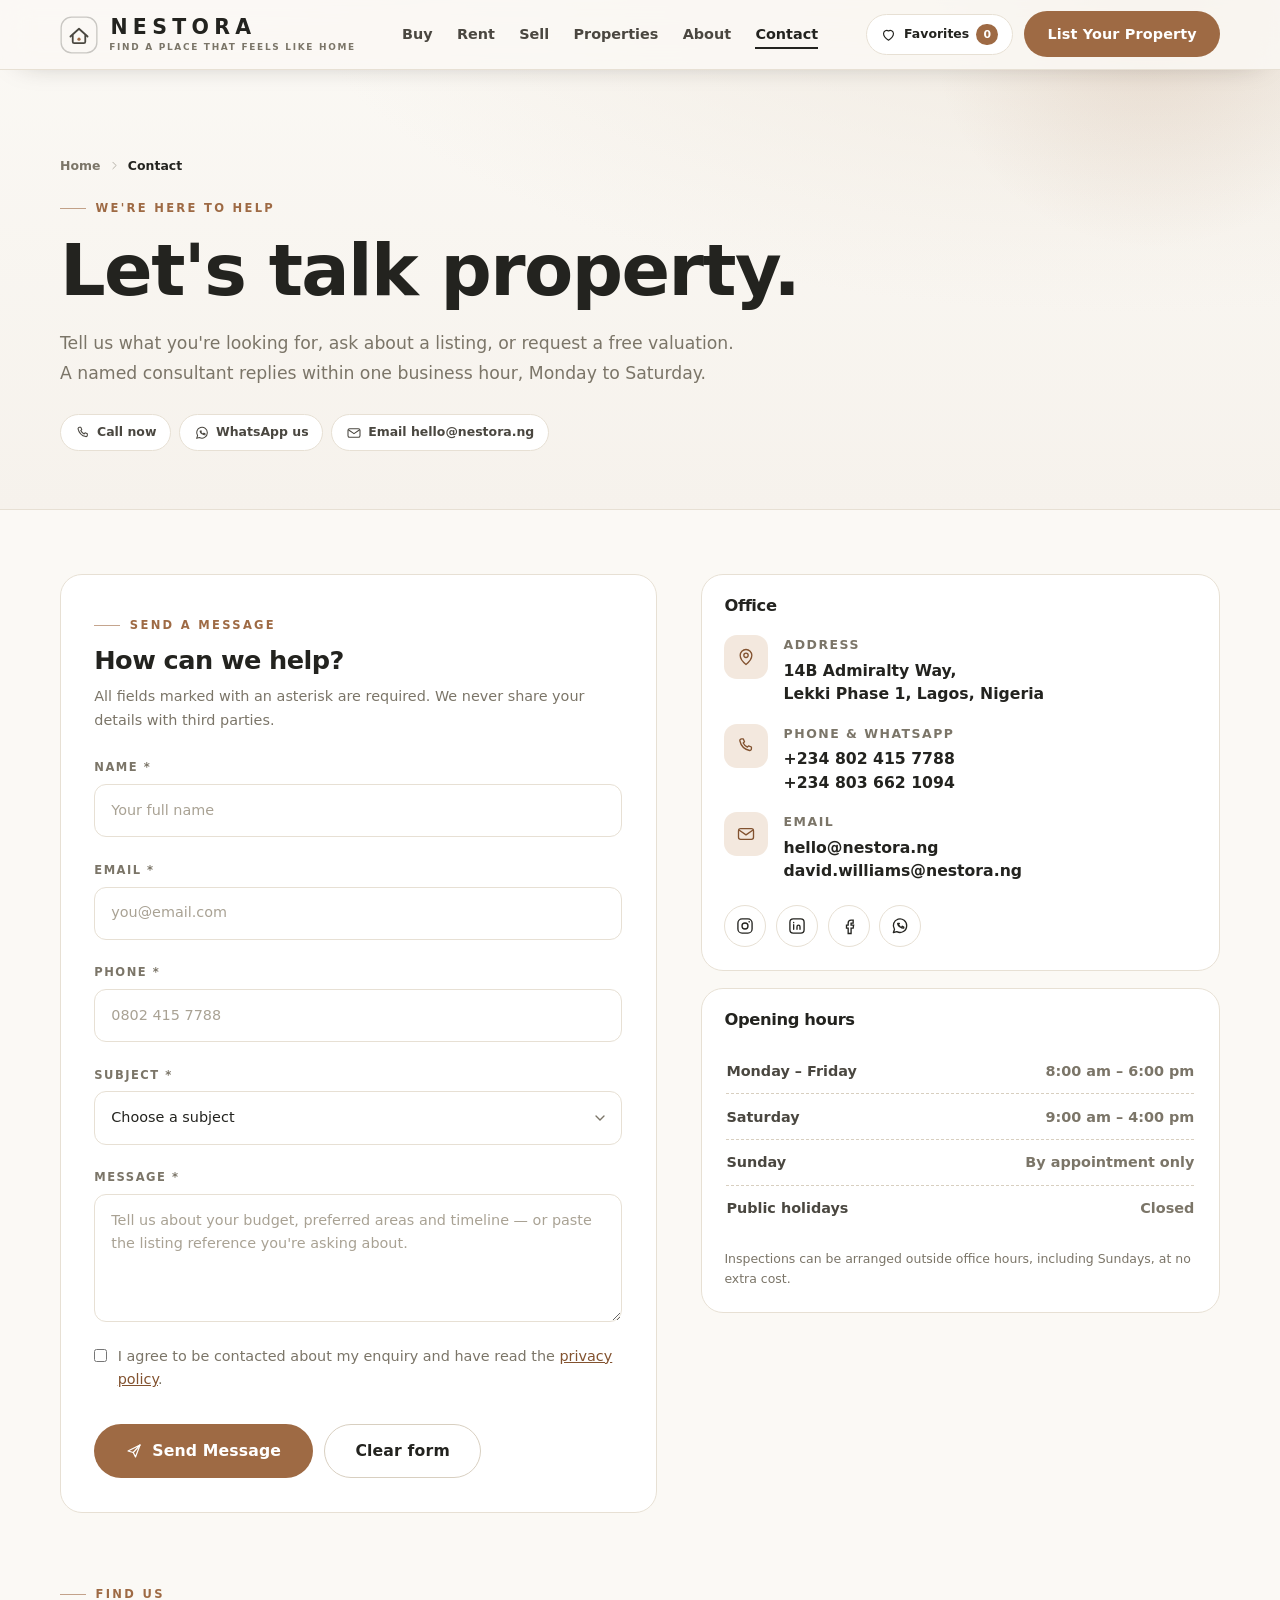
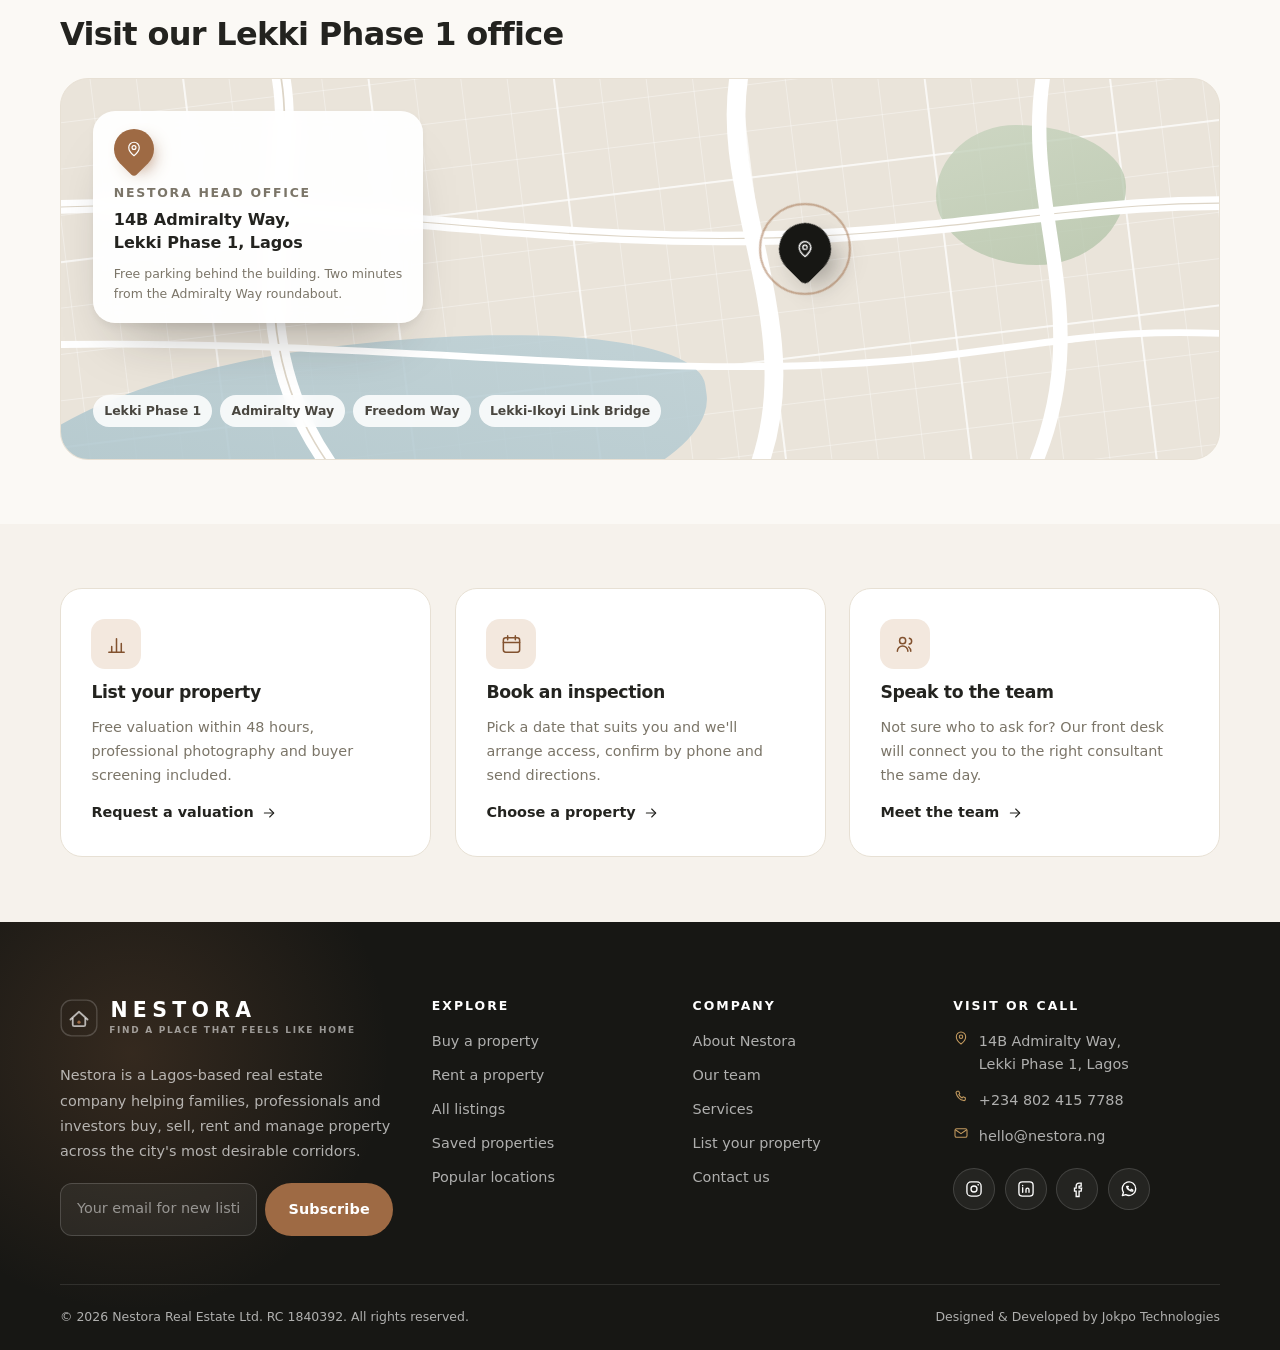
<file: nestora/contact.html>
<!DOCTYPE html>
<html lang="en">

<head>
    <meta charset="utf-8">
    <meta name="viewport" content="width=device-width, initial-scale=1">
    <title>Contact NESTORA — Lekki Phase 1, Lagos</title>
    <meta name="description" content="Speak to a Nestora property consultant. Visit our Lekki Phase 1 office, call +234 802 415 7788, email hello@nestora.ng or send an enquiry online.">
    <meta name="theme-color" content="#171714">
    <link rel="icon" href="assets/icons/favicon.svg" type="image/svg+xml">
    <link rel="manifest" href="assets/icons/site.webmanifest">
    <link rel="stylesheet" href="css/style.css">
    <script defer src="js/properties.js"></script>
    <script defer src="js/favorites.js"></script>
    <script defer src="js/main.js"></script>
</head>

<body>

    <a class="skip-link" href="#main">Skip to content</a>

    <header class="header is-scrolled" data-header>
        <div class="container header__inner">
            <a class="logo" href="index.html" aria-label="NESTORA home">
                <svg class="logo__mark" viewBox="0 0 40 40" fill="none" aria-hidden="true" focusable="false">
          <rect x="1.2" y="1.2" width="37.6" height="37.6" rx="11" stroke="currentColor" stroke-opacity="0.28" stroke-width="1.4"/>
          <path d="M11 21.6 20 13.4l9 8.2" stroke="currentColor" stroke-width="1.9" stroke-linecap="round" stroke-linejoin="round"/>
          <path d="M13.4 20.6V27a1.6 1.6 0 0 0 1.6 1.6h10a1.6 1.6 0 0 0 1.6-1.6v-6.4" stroke="currentColor" stroke-width="1.9" stroke-linecap="round" stroke-linejoin="round"/>
          <circle cx="20" cy="24.4" r="1.7" fill="#9e6a44"/>
        </svg>
                <span class="logo__text">
          <span class="logo__name">NESTORA</span>
                <span class="logo__tag">Find a place that feels like home</span>
                </span>
            </a>

            <nav class="nav" aria-label="Primary">
                <ul class="nav__list">
                    <li><a class="nav__link" href="properties.html?status=Sale">Buy</a></li>
                    <li><a class="nav__link" href="properties.html?status=Rent">Rent</a></li>
                    <li><a class="nav__link" href="contact.html?subject=sell">Sell</a></li>
                    <li><a class="nav__link" href="properties.html">Properties</a></li>
                    <li><a class="nav__link" href="about.html">About</a></li>
                    <li><a class="nav__link is-active" href="contact.html" aria-current="page">Contact</a></li>
                </ul>
            </nav>

            <div class="header__actions">
                <a class="favorites-btn" href="favorites.html" aria-label="Saved properties">
                    <svg class="icon" viewBox="0 0 24 24" fill="none" stroke="currentColor" stroke-width="1.6" stroke-linecap="round" stroke-linejoin="round" aria-hidden="true"><path d="M12 20s-7-4.4-7-9.4A4.6 4.6 0 0 1 12 7a4.6 4.6 0 0 1 7 3.6c0 5-7 9.4-7 9.4z"/></svg>
                    <span class="favorites-btn__label">Favorites</span>
                    <span class="favorites-count" data-favorites-count hidden>0</span>
                </a>
                <a class="btn btn--accent" href="contact.html?subject=sell">List Your Property</a>
                <button class="burger" type="button" data-burger aria-label="Open menu" aria-expanded="false" aria-controls="mobile-menu">
          <span></span><span></span><span></span>
        </button>
            </div>
        </div>
    </header>

    <div class="drawer" id="mobile-menu" data-drawer aria-hidden="true">
        <div class="drawer__scrim"></div>
        <div class="drawer__panel" role="dialog" aria-modal="true" aria-label="Site menu">
            <button class="drawer__close" type="button" data-drawer-close aria-label="Close menu">
        <svg class="icon" viewBox="0 0 24 24" fill="none" stroke="currentColor" stroke-width="1.7" stroke-linecap="round" aria-hidden="true"><path d="M6 6l12 12M18 6L6 18"/></svg>
      </button>

            <nav class="drawer__nav" aria-label="Mobile">
                <a class="drawer__link" href="properties.html?status=Sale">Buy <svg class="icon" viewBox="0 0 24 24" fill="none" stroke="currentColor" stroke-width="1.6" stroke-linecap="round" stroke-linejoin="round" aria-hidden="true"><path d="M9 6l6 6-6 6"/></svg></a>
                <a class="drawer__link" href="properties.html?status=Rent">Rent <svg class="icon" viewBox="0 0 24 24" fill="none" stroke="currentColor" stroke-width="1.6" stroke-linecap="round" stroke-linejoin="round" aria-hidden="true"><path d="M9 6l6 6-6 6"/></svg></a>
                <a class="drawer__link" href="contact.html?subject=sell">Sell <svg class="icon" viewBox="0 0 24 24" fill="none" stroke="currentColor" stroke-width="1.6" stroke-linecap="round" stroke-linejoin="round" aria-hidden="true"><path d="M9 6l6 6-6 6"/></svg></a>
                <a class="drawer__link" href="properties.html">Properties <svg class="icon" viewBox="0 0 24 24" fill="none" stroke="currentColor" stroke-width="1.6" stroke-linecap="round" stroke-linejoin="round" aria-hidden="true"><path d="M9 6l6 6-6 6"/></svg></a>
                <a class="drawer__link" href="about.html">About <svg class="icon" viewBox="0 0 24 24" fill="none" stroke="currentColor" stroke-width="1.6" stroke-linecap="round" stroke-linejoin="round" aria-hidden="true"><path d="M9 6l6 6-6 6"/></svg></a>
                <a class="drawer__link" href="contact.html">Contact <svg class="icon" viewBox="0 0 24 24" fill="none" stroke="currentColor" stroke-width="1.6" stroke-linecap="round" stroke-linejoin="round" aria-hidden="true"><path d="M9 6l6 6-6 6"/></svg></a>
            </nav>
            <div class="drawer__foot">
                <a class="btn btn--accent btn--block" href="contact.html?subject=sell">List Your Property</a>
                <a class="btn btn--ghost btn--block" href="favorites.html">Saved Properties</a>
                <div class="drawer__meta">
                    <a href="tel:+2348024157788">+234 802 415 7788</a>
                    <a href="mailto:hello@nestora.ng">hello@nestora.ng</a>
                    <span>14B Admiralty Way, Lekki Phase 1, Lagos</span>
                </div>
            </div>
        </div>
    </div>

    <main id="main">

        <!-- ====================================================================
         PAGE HEAD
         ==================================================================== -->
        <section class="page-head">
            <div class="container">
                <nav class="breadcrumb" aria-label="Breadcrumb">
                    <a href="index.html">Home</a>
                    <svg class="icon" viewBox="0 0 24 24" fill="none" stroke="currentColor" stroke-width="1.6" stroke-linecap="round" stroke-linejoin="round" aria-hidden="true"><path d="M9 6l6 6-6 6"/></svg>
                    <span aria-current="page">Contact</span>
                </nav>
                <p class="eyebrow" style="margin-top:1.4rem">We're here to help</p>
                <h1>Let's talk property.</h1>
                <p class="lead">Tell us what you're looking for, ask about a listing, or request a free valuation. A named consultant replies within one business hour, Monday to Saturday.</p>

                <div class="pill-list" style="margin-top:1.6rem">
                    <a class="chip" href="tel:+2348024157788">
                        <svg class="icon icon--sm" viewBox="0 0 24 24" fill="none" stroke="currentColor" stroke-width="1.6" stroke-linecap="round" stroke-linejoin="round" aria-hidden="true"><path d="M6.6 3.5h2.2l1.4 3.4-1.6 1.4a11 11 0 0 0 5.1 5.1l1.4-1.6 3.4 1.4v2.2a2 2 0 0 1-2.2 2A15.4 15.4 0 0 1 4.6 5.7a2 2 0 0 1 2-2.2z"/></svg>                        Call now
                    </a>
                    <a class="chip" href="https://wa.me/2348024157788" target="_blank" rel="noopener">
                        <svg class="icon icon--sm" viewBox="0 0 24 24" fill="none" stroke="currentColor" stroke-width="1.6" stroke-linecap="round" stroke-linejoin="round" aria-hidden="true"><path d="M20 11.7a8 8 0 0 1-11.9 7L4 20l1.4-4A8 8 0 1 1 20 11.7z"/><path d="M9.2 9c.3 2.4 2.2 4.3 4.6 4.6l1-1.3 1.7.9v1.3c-2.9.5-6-2.4-6.6-5.4l1.3-.1z"/></svg>                        WhatsApp us
                    </a>
                    <a class="chip" href="mailto:hello@nestora.ng">
                        <svg class="icon icon--sm" viewBox="0 0 24 24" fill="none" stroke="currentColor" stroke-width="1.6" stroke-linecap="round" stroke-linejoin="round" aria-hidden="true"><rect x="3" y="5.5" width="18" height="13" rx="2.5"/><path d="M4 7.5l8 5.5 8-5.5"/></svg>                        Email hello@nestora.ng
                    </a>
                </div>
            </div>
        </section>

        <!-- ====================================================================
         FORM + DETAILS
         ==================================================================== -->
        <section class="section section--tight">
            <div class="container">
                <div class="contact-layout">

                    <!-- Contact form -->
                    <div class="contact-card" data-reveal="left">
                        <p class="eyebrow">Send a message</p>
                        <h2 style="font-size:1.6rem;margin-top:0.7rem">How can we help?</h2>
                        <p class="text-sm text-muted" style="margin-top:0.6rem">All fields marked with an asterisk are required. We never share your details with third parties.</p>

                        <form class="viewing-form" style="margin-top:1.6rem" data-validate novalidate data-success-title="Message sent" data-success="Thank you for reaching out. A Nestora consultant will reply within one business hour.">
                            <div class="form-grid">
                                <div class="field">
                                    <label for="contact-name">Name *</label>
                                    <input class="input" type="text" id="contact-name" name="name" placeholder="Your full name" autocomplete="name" required data-label="Name">
                                    <p class="field-error" aria-live="polite"></p>
                                </div>

                                <div class="field">
                                    <label for="contact-email">Email *</label>
                                    <input class="input" type="email" id="contact-email" name="email" placeholder="you@email.com" autocomplete="email" required data-rule="email" data-label="Email">
                                    <p class="field-error" aria-live="polite"></p>
                                </div>

                                <div class="field">
                                    <label for="contact-phone">Phone *</label>
                                    <input class="input" type="tel" id="contact-phone" name="phone" placeholder="0802 415 7788" autocomplete="tel" required data-rule="phone" data-label="Phone number">
                                    <p class="field-error" aria-live="polite"></p>
                                </div>

                                <div class="field">
                                    <label for="contact-subject">Subject *</label>
                                    <select class="select" id="contact-subject" name="subject" required data-label="Subject">
                    <option value="">Choose a subject</option>
                    <option value="buy">Buying a property</option>
                    <option value="rent">Renting a property</option>
                    <option value="sell">Selling or listing my property</option>
                    <option value="manage">Property management</option>
                    <option value="invest">Investment advisory</option>
                    <option value="listing">Question about a specific listing</option>
                    <option value="other">Something else</option>
                  </select>
                                    <p class="field-error" aria-live="polite"></p>
                                    <p class="form-note" id="contact-subject-note" hidden>We've matched your enquiry to the option you selected on our site.</p>
                                </div>

                                <div class="field field--full">
                                    <label for="contact-message">Message *</label>
                                    <textarea class="textarea" id="contact-message" name="message" placeholder="Tell us about your budget, preferred areas and timeline — or paste the listing reference you're asking about." required data-rule="minlength:15" data-label="Message"></textarea>
                                    <p class="field-error" aria-live="polite"></p>
                                </div>
                            </div>

                            <label class="check">
                <input type="checkbox" name="consent" required data-rule="checked" data-label="Consent">
                <span>I agree to be contacted about my enquiry and have read the <a href="#" data-demo>privacy policy</a>.</span>
              </label>
                            <p class="field-error" aria-live="polite" style="margin-top:-0.6rem"></p>

                            <div style="display:flex;gap:0.7rem;flex-wrap:wrap;align-items:center">
                                <button class="btn btn--accent btn--lg" type="submit">
                  <svg class="icon" viewBox="0 0 24 24" fill="none" stroke="currentColor" stroke-width="1.6" stroke-linecap="round" stroke-linejoin="round" aria-hidden="true"><path d="M4 12l16-8-6 16-3-6z"/><path d="M11 14l9-10"/></svg>
                  Send Message
                </button>
                                <button class="btn btn--ghost btn--lg" type="reset">Clear form</button>
                            </div>
                        </form>
                    </div>

                    <!-- Office details -->
                    <aside style="display:grid;gap:1.1rem">
                        <div class="panel" data-reveal="right">
                            <h2 class="panel__title">Office</h2>
                            <div class="contact-list" style="margin-top:1.2rem">
                                <div class="contact-item">
                                    <span class="contact-item__icon">
                    <svg class="icon" viewBox="0 0 24 24" fill="none" stroke="currentColor" stroke-width="1.6" stroke-linecap="round" stroke-linejoin="round" aria-hidden="true"><path d="M12 21s7-5.5 7-11a7 7 0 1 0-14 0c0 5.5 7 11 7 11z"/><circle cx="12" cy="10" r="2.6"/></svg>
                  </span>
                                    <div>
                                        <p class="contact-item__label">Address</p>
                                        <address class="contact-item__value">14B Admiralty Way,<br>Lekki Phase 1, Lagos, Nigeria</address>
                                    </div>
                                </div>

                                <div class="contact-item">
                                    <span class="contact-item__icon">
                    <svg class="icon" viewBox="0 0 24 24" fill="none" stroke="currentColor" stroke-width="1.6" stroke-linecap="round" stroke-linejoin="round" aria-hidden="true"><path d="M6.6 3.5h2.2l1.4 3.4-1.6 1.4a11 11 0 0 0 5.1 5.1l1.4-1.6 3.4 1.4v2.2a2 2 0 0 1-2.2 2A15.4 15.4 0 0 1 4.6 5.7a2 2 0 0 1 2-2.2z"/></svg>
                  </span>
                                    <div>
                                        <p class="contact-item__label">Phone &amp; WhatsApp</p>
                                        <p class="contact-item__value">
                                            <a href="tel:+2348024157788">+234 802 415 7788</a><br>
                                            <a href="tel:+2348036621094">+234 803 662 1094</a>
                                        </p>
                                    </div>
                                </div>

                                <div class="contact-item">
                                    <span class="contact-item__icon">
                    <svg class="icon" viewBox="0 0 24 24" fill="none" stroke="currentColor" stroke-width="1.6" stroke-linecap="round" stroke-linejoin="round" aria-hidden="true"><rect x="3" y="5.5" width="18" height="13" rx="2.5"/><path d="M4 7.5l8 5.5 8-5.5"/></svg>
                  </span>
                                    <div>
                                        <p class="contact-item__label">Email</p>
                                        <p class="contact-item__value">
                                            <a href="mailto:hello@nestora.ng">hello@nestora.ng</a><br>
                                            <a href="mailto:david.williams@nestora.ng">david.williams@nestora.ng</a>
                                        </p>
                                    </div>
                                </div>
                            </div>

                            <div class="socials" style="margin-top:1.4rem">
                                <a class="social-btn" href="https://www.instagram.com" target="_blank" rel="noopener" aria-label="Nestora on Instagram">
                                    <svg class="icon" viewBox="0 0 24 24" fill="none" stroke="currentColor" stroke-width="1.6" stroke-linecap="round" aria-hidden="true"><rect x="3.5" y="3.5" width="17" height="17" rx="5"/><circle cx="12" cy="12" r="3.6"/><circle cx="17" cy="7" r="1" fill="currentColor" stroke="none"/></svg>
                                </a>
                                <a class="social-btn" href="https://www.linkedin.com" target="_blank" rel="noopener" aria-label="Nestora on LinkedIn">
                                    <svg class="icon" viewBox="0 0 24 24" fill="none" stroke="currentColor" stroke-width="1.6" stroke-linecap="round" aria-hidden="true"><rect x="3.5" y="3.5" width="17" height="17" rx="4"/><path d="M8 10.5V16M8 7.8v.2M12 16v-3.2a1.8 1.8 0 0 1 3.6 0V16"/></svg>
                                </a>
                                <a class="social-btn" href="https://www.facebook.com" target="_blank" rel="noopener" aria-label="Nestora on Facebook">
                                    <svg class="icon" viewBox="0 0 24 24" fill="none" stroke="currentColor" stroke-width="1.6" stroke-linecap="round" aria-hidden="true"><path d="M14.5 8.5H17V5h-2.5A3.5 3.5 0 0 0 11 8.5V11H9v3.5h2V21h3.5v-6.5H17L17.5 11H14.5V9.3a.8.8 0 0 1 0-.8z"/></svg>
                                </a>
                                <a class="social-btn" href="https://wa.me/2348024157788" target="_blank" rel="noopener" aria-label="Chat with Nestora on WhatsApp">
                                    <svg class="icon" viewBox="0 0 24 24" fill="none" stroke="currentColor" stroke-width="1.6" stroke-linecap="round" stroke-linejoin="round" aria-hidden="true"><path d="M20 11.7a8 8 0 0 1-11.9 7L4 20l1.4-4A8 8 0 1 1 20 11.7z"/><path d="M9.2 9c.3 2.4 2.2 4.3 4.6 4.6l1-1.3 1.7.9v1.3c-2.9.5-6-2.4-6.6-5.4l1.3-.1z"/></svg>
                                </a>
                            </div>
                        </div>

                        <div class="panel" data-reveal="right">
                            <h2 class="panel__title">Opening hours</h2>
                            <table class="hours-table" style="margin-top:1rem">
                                <caption class="sr-only">Nestora opening hours</caption>
                                <tbody>
                                    <tr>
                                        <th scope="row">Monday – Friday</th>
                                        <td>8:00 am – 6:00 pm</td>
                                    </tr>
                                    <tr>
                                        <th scope="row">Saturday</th>
                                        <td>9:00 am – 4:00 pm</td>
                                    </tr>
                                    <tr>
                                        <th scope="row">Sunday</th>
                                        <td>By appointment only</td>
                                    </tr>
                                    <tr>
                                        <th scope="row">Public holidays</th>
                                        <td>Closed</td>
                                    </tr>
                                </tbody>
                            </table>
                            <p class="form-note" style="margin-top:1rem">Inspections can be arranged outside office hours, including Sundays, at no extra cost.</p>
                        </div>
                    </aside>
                </div>
            </div>
        </section>

        <!-- ====================================================================
         MAP PLACEHOLDER
         ==================================================================== -->
        <section class="section section--tight" style="padding-top:0">
            <div class="container">
                <div class="section-head">
                    <p class="eyebrow">Find us</p>
                    <h2 style="font-size:clamp(1.5rem,2.6vw,2rem);margin-top:0.8rem">Visit our Lekki Phase 1 office</h2>
                </div>

                <div class="map-block" style="margin-top:1.6rem" data-reveal="zoom">
                    <!-- Styled map placeholder — no paid map API required. Swap this block
               for a real map embed when the site goes live. -->
                    <div class="map-block__grid" aria-hidden="true"></div>
                    <div class="map-block__water" aria-hidden="true"></div>
                    <div class="map-block__park" aria-hidden="true"></div>
                    <svg class="map-block__canvas-roads" viewBox="0 0 800 500" preserveAspectRatio="none" aria-hidden="true">
            <path d="M-20 170 C 180 150, 330 230, 540 205 C 660 190, 730 155, 840 165" fill="none" stroke="#ffffff" stroke-width="18"/>
            <path d="M-20 170 C 180 150, 330 230, 540 205 C 660 190, 730 155, 840 165" fill="none" stroke="#ddd5c7" stroke-width="1.4"/>
            <path d="M150 -20 C 170 130, 110 320, 190 520" fill="none" stroke="#ffffff" stroke-width="13"/>
            <path d="M150 -20 C 170 130, 110 320, 190 520" fill="none" stroke="#ddd5c7" stroke-width="1.2"/>
            <path d="M470 -20 C 450 150, 520 330, 480 520" fill="none" stroke="#ffffff" stroke-width="13"/>
            <path d="M680 -20 C 660 170, 720 310, 670 520" fill="none" stroke="#ffffff" stroke-width="10"/>
            <path d="M-20 350 C 220 340, 400 400, 580 370 C 680 352, 730 320, 840 340" fill="none" stroke="#ffffff" stroke-width="9"/>
          </svg>
                    <span class="map-pin-float" aria-hidden="true">
            <svg class="icon" viewBox="0 0 24 24" fill="none" stroke="currentColor" stroke-width="1.7" stroke-linecap="round" stroke-linejoin="round"><path d="M12 21s7-5.5 7-11a7 7 0 1 0-14 0c0 5.5 7 11 7 11z"/><circle cx="12" cy="10" r="2.6"/></svg>
          </span>

                    <div class="map-block__inner">
                        <div class="map-card">
                            <span class="map-card__pin">
                <svg class="icon" viewBox="0 0 24 24" fill="none" stroke="currentColor" stroke-width="1.7" stroke-linecap="round" stroke-linejoin="round" aria-hidden="true"><path d="M12 21s7-5.5 7-11a7 7 0 1 0-14 0c0 5.5 7 11 7 11z"/><circle cx="12" cy="10" r="2.6"/></svg>
              </span>
                            <p class="map-card__title">Nestora Head Office</p>
                            <p class="map-card__address">14B Admiralty Way,<br>Lekki Phase 1, Lagos</p>
                            <p class="map-card__note">Free parking behind the building. Two minutes from the Admiralty Way roundabout.</p>
                        </div>
                        <div class="map-legend">
                            <span>Lekki Phase 1</span>
                            <span>Admiralty Way</span>
                            <span>Freedom Way</span>
                            <span>Lekki-Ikoyi Link Bridge</span>
                        </div>
                    </div>
                </div>
            </div>
        </section>

        <!-- ====================================================================
         QUICK LINKS
         ==================================================================== -->
        <section class="section section--sand section--tight">
            <div class="container">
                <div class="grid-3">
                    <article class="feature-card" data-reveal>
                        <span class="feature-card__icon">
              <svg class="icon" viewBox="0 0 24 24" fill="none" stroke="currentColor" stroke-width="1.6" stroke-linecap="round" stroke-linejoin="round" aria-hidden="true"><path d="M4 20h16"/><path d="M7 20v-6M12 20V6M17 20v-9"/></svg>
            </span>
                        <h3>List your property</h3>
                        <p>Free valuation within 48 hours, professional photography and buyer screening included.</p>
                        <a class="link-arrow" href="contact.html?subject=sell">Request a valuation
              <svg class="icon" viewBox="0 0 24 24" fill="none" stroke="currentColor" stroke-width="1.6" stroke-linecap="round" stroke-linejoin="round" aria-hidden="true"><path d="M5 12h14"/><path d="M13 6l6 6-6 6"/></svg>
            </a>
                    </article>

                    <article class="feature-card" data-reveal data-reveal-delay="80">
                        <span class="feature-card__icon">
              <svg class="icon" viewBox="0 0 24 24" fill="none" stroke="currentColor" stroke-width="1.6" stroke-linecap="round" stroke-linejoin="round" aria-hidden="true"><rect x="3.5" y="5" width="17" height="15" rx="2.5"/><path d="M8 3v4M16 3v4M3.5 10h17"/></svg>
            </span>
                        <h3>Book an inspection</h3>
                        <p>Pick a date that suits you and we'll arrange access, confirm by phone and send directions.</p>
                        <a class="link-arrow" href="properties.html">Choose a property
              <svg class="icon" viewBox="0 0 24 24" fill="none" stroke="currentColor" stroke-width="1.6" stroke-linecap="round" stroke-linejoin="round" aria-hidden="true"><path d="M5 12h14"/><path d="M13 6l6 6-6 6"/></svg>
            </a>
                    </article>

                    <article class="feature-card" data-reveal data-reveal-delay="160">
                        <span class="feature-card__icon">
              <svg class="icon" viewBox="0 0 24 24" fill="none" stroke="currentColor" stroke-width="1.6" stroke-linecap="round" stroke-linejoin="round" aria-hidden="true"><circle cx="9" cy="8" r="3.2"/><path d="M3.5 19a5.5 5.5 0 0 1 11 0"/><path d="M16 5.4a3.2 3.2 0 0 1 0 6.2"/><path d="M17.5 19a5.5 5.5 0 0 0-2.2-4.4"/></svg>
            </span>
                        <h3>Speak to the team</h3>
                        <p>Not sure who to ask for? Our front desk will connect you to the right consultant the same day.</p>
                        <a class="link-arrow" href="about.html#team">Meet the team
              <svg class="icon" viewBox="0 0 24 24" fill="none" stroke="currentColor" stroke-width="1.6" stroke-linecap="round" stroke-linejoin="round" aria-hidden="true"><path d="M5 12h14"/><path d="M13 6l6 6-6 6"/></svg>
            </a>
                    </article>
                </div>
            </div>
        </section>

    </main>

    <footer class="footer">
        <div class="container">
            <div class="footer__top">
                <div class="footer__brand">
                    <a class="logo" href="index.html" aria-label="NESTORA home">
                        <svg class="logo__mark" viewBox="0 0 40 40" fill="none" aria-hidden="true" focusable="false">
              <rect x="1.2" y="1.2" width="37.6" height="37.6" rx="11" stroke="currentColor" stroke-opacity="0.28" stroke-width="1.4"/>
              <path d="M11 21.6 20 13.4l9 8.2" stroke="currentColor" stroke-width="1.9" stroke-linecap="round" stroke-linejoin="round"/>
              <path d="M13.4 20.6V27a1.6 1.6 0 0 0 1.6 1.6h10a1.6 1.6 0 0 0 1.6-1.6v-6.4" stroke="currentColor" stroke-width="1.9" stroke-linecap="round" stroke-linejoin="round"/>
              <circle cx="20" cy="24.4" r="1.7" fill="#9e6a44"/>
            </svg>
                        <span class="logo__text">
              <span class="logo__name">NESTORA</span>
                        <span class="logo__tag">Find a place that feels like home</span>
                        </span>
                    </a>
                    <p class="footer__about">Nestora is a Lagos-based real estate company helping families, professionals and investors buy, sell, rent and manage property across the city's most desirable corridors.</p>

                    <form class="newsletter" data-newsletter novalidate>
                        <label class="sr-only" for="newsletter-email">Email address</label>
                        <input class="input" id="newsletter-email" type="email" name="email" placeholder="Your email for new listings" autocomplete="email" required>
                        <button class="btn btn--accent" type="submit">Subscribe</button>
                    </form>
                </div>

                <div class="footer__col">
                    <h3 class="footer__title">Explore</h3>
                    <nav class="footer__links" aria-label="Explore">
                        <a href="properties.html?status=Sale">Buy a property</a>
                        <a href="properties.html?status=Rent">Rent a property</a>
                        <a href="properties.html">All listings</a>
                        <a href="favorites.html">Saved properties</a>
                        <a href="index.html#locations">Popular locations</a>
                    </nav>
                </div>

                <div class="footer__col">
                    <h3 class="footer__title">Company</h3>
                    <nav class="footer__links" aria-label="Company">
                        <a href="about.html">About Nestora</a>
                        <a href="about.html#team">Our team</a>
                        <a href="index.html#services">Services</a>
                        <a href="contact.html?subject=sell">List your property</a>
                        <a href="contact.html">Contact us</a>
                    </nav>
                </div>

                <div class="footer__col footer__col--contact">
                    <h3 class="footer__title">Visit or call</h3>
                    <ul class="footer__contact">
                        <li>
                            <svg class="icon" viewBox="0 0 24 24" fill="none" stroke="currentColor" stroke-width="1.6" stroke-linecap="round" stroke-linejoin="round" aria-hidden="true"><path d="M12 21s7-5.5 7-11a7 7 0 1 0-14 0c0 5.5 7 11 7 11z"/><circle cx="12" cy="10" r="2.6"/></svg>
                            <span>14B Admiralty Way,<br>Lekki Phase 1, Lagos</span>
                        </li>
                        <li>
                            <svg class="icon" viewBox="0 0 24 24" fill="none" stroke="currentColor" stroke-width="1.6" stroke-linecap="round" stroke-linejoin="round" aria-hidden="true"><path d="M6.6 3.5h2.2l1.4 3.4-1.6 1.4a11 11 0 0 0 5.1 5.1l1.4-1.6 3.4 1.4v2.2a2 2 0 0 1-2.2 2A15.4 15.4 0 0 1 4.6 5.7a2 2 0 0 1 2-2.2z"/></svg>
                            <a href="tel:+2348024157788">+234 802 415 7788</a>
                        </li>
                        <li>
                            <svg class="icon" viewBox="0 0 24 24" fill="none" stroke="currentColor" stroke-width="1.6" stroke-linecap="round" stroke-linejoin="round" aria-hidden="true"><rect x="3" y="5.5" width="18" height="13" rx="2.5"/><path d="M4 7.5l8 5.5 8-5.5"/></svg>
                            <a href="mailto:hello@nestora.ng">hello@nestora.ng</a>
                        </li>
                    </ul>
                    <div class="socials" style="margin-top:1.2rem">
                        <a class="social-btn" href="https://www.instagram.com" target="_blank" rel="noopener" aria-label="Nestora on Instagram">
                            <svg class="icon" viewBox="0 0 24 24" fill="none" stroke="currentColor" stroke-width="1.6" stroke-linecap="round" aria-hidden="true"><rect x="3.5" y="3.5" width="17" height="17" rx="5"/><circle cx="12" cy="12" r="3.6"/><circle cx="17" cy="7" r="1" fill="currentColor" stroke="none"/></svg>
                        </a>
                        <a class="social-btn" href="https://www.linkedin.com" target="_blank" rel="noopener" aria-label="Nestora on LinkedIn">
                            <svg class="icon" viewBox="0 0 24 24" fill="none" stroke="currentColor" stroke-width="1.6" stroke-linecap="round" aria-hidden="true"><rect x="3.5" y="3.5" width="17" height="17" rx="4"/><path d="M8 10.5V16M8 7.8v.2M12 16v-3.2a1.8 1.8 0 0 1 3.6 0V16"/></svg>
                        </a>
                        <a class="social-btn" href="https://www.facebook.com" target="_blank" rel="noopener" aria-label="Nestora on Facebook">
                            <svg class="icon" viewBox="0 0 24 24" fill="none" stroke="currentColor" stroke-width="1.6" stroke-linecap="round" aria-hidden="true"><path d="M14.5 8.5H17V5h-2.5A3.5 3.5 0 0 0 11 8.5V11H9v3.5h2V21h3.5v-6.5H17L17.5 11H14.5V9.3a.8.8 0 0 1 0-.8z"/></svg>
                        </a>
                        <a class="social-btn" href="https://wa.me/2348024157788" target="_blank" rel="noopener" aria-label="Chat with Nestora on WhatsApp">
                            <svg class="icon" viewBox="0 0 24 24" fill="none" stroke="currentColor" stroke-width="1.6" stroke-linecap="round" stroke-linejoin="round" aria-hidden="true"><path d="M20 11.7a8 8 0 0 1-11.9 7L4 20l1.4-4A8 8 0 1 1 20 11.7z"/><path d="M9.2 9c.3 2.4 2.2 4.3 4.6 4.6l1-1.3 1.7.9v1.3c-2.9.5-6-2.4-6.6-5.4l1.3-.1z"/></svg>
                        </a>
                    </div>
                </div>
            </div>

            <div class="footer__bottom">
                <p>© <span data-year>2026</span> Nestora Real Estate Ltd. RC 1840392. All rights reserved.</p>
                <div class="footer__bottom-links">
                    <!-- <a href="#" data-demo>Privacy Policy</a>
                    <a href="#" data-demo>Terms of Service</a>
                    <a href="#" data-demo>Cookies</a> -->
                    <p class="footer__credit jokpo-signature">
                        <span class="jokpo-signature__text">Designed &amp; Developed by</span>
                        <a class="jokpo-signature__link" href="#home">Jokpo Technologies</a>
                    </p>
                </div>
            </div>
        </div>
    </footer>

</body>

</html>
</file>
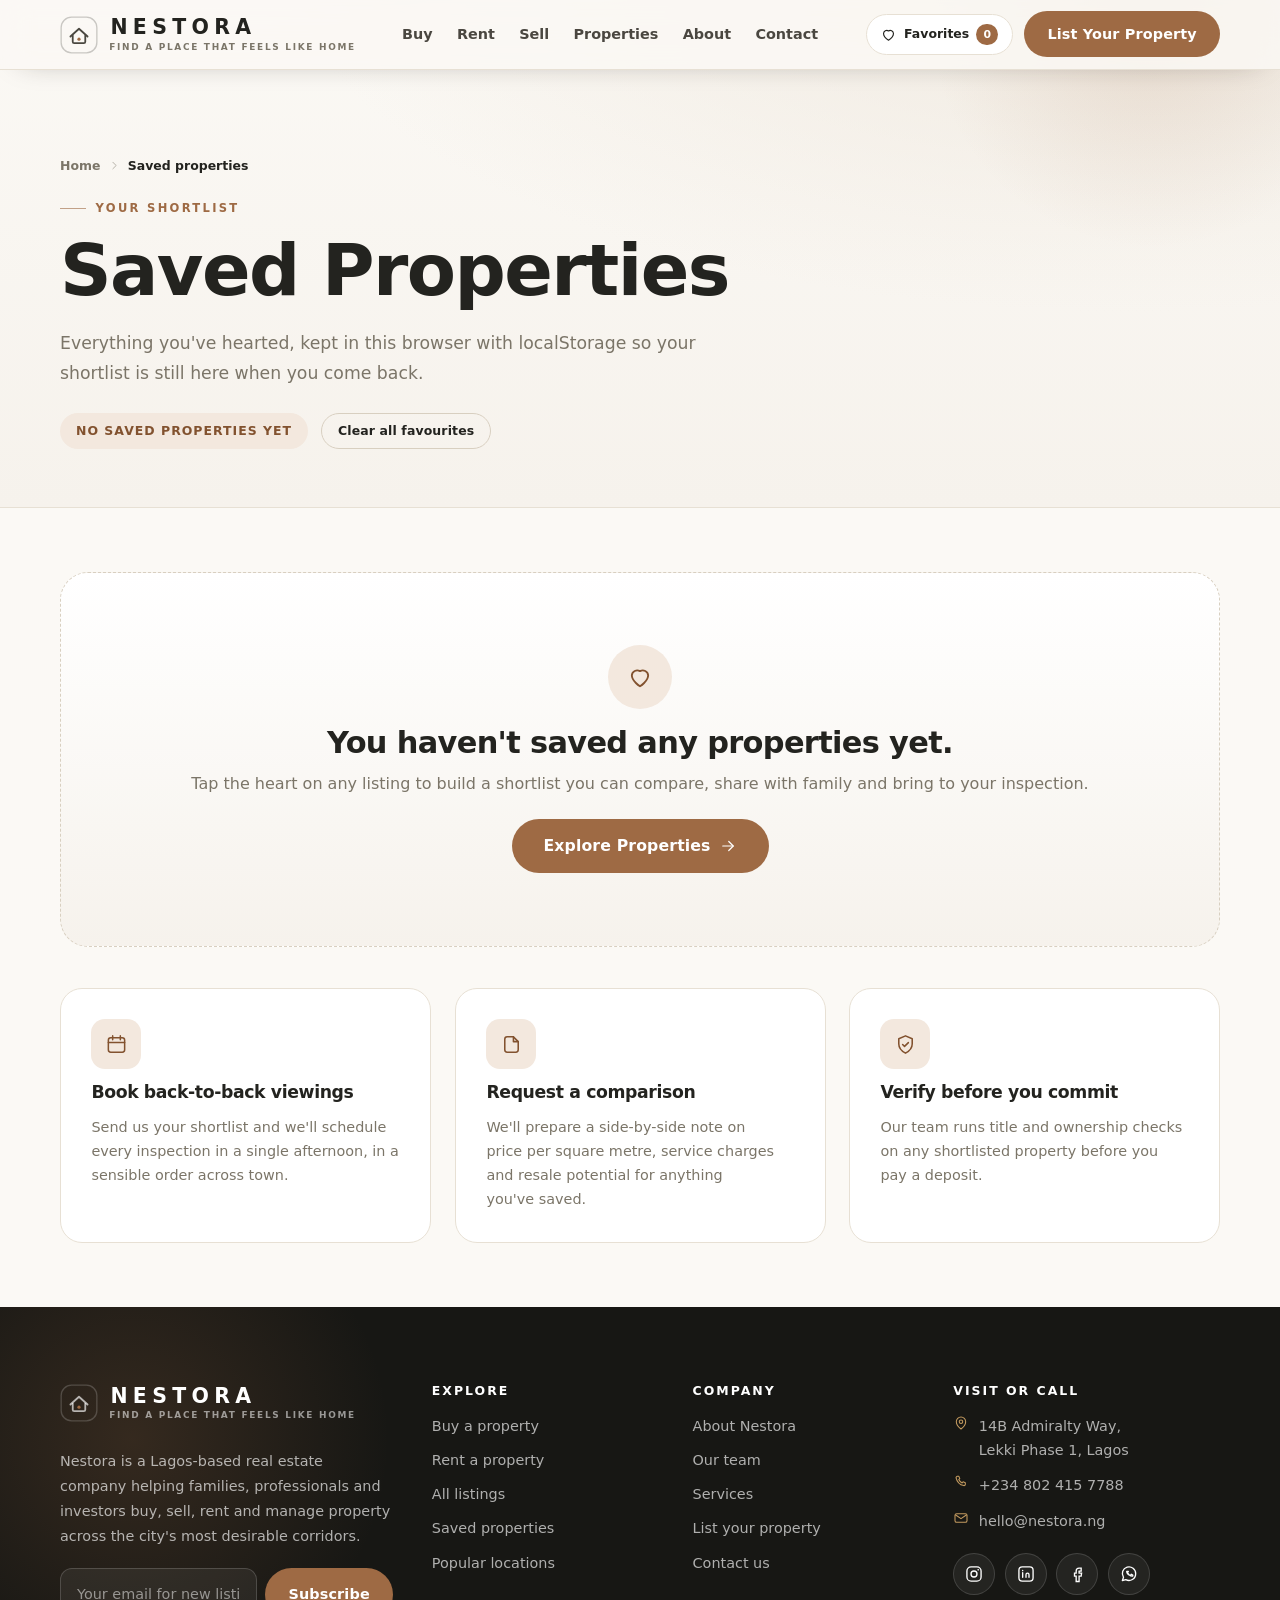
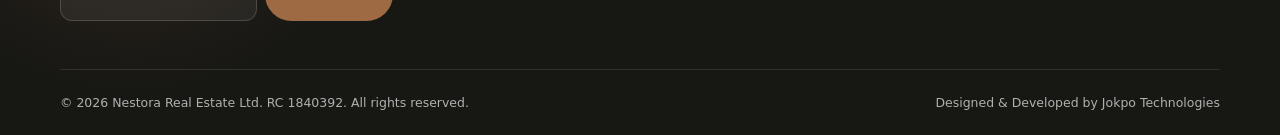
<file: nestora/favorites.html>
<!DOCTYPE html>
<html lang="en">

<head>
    <meta charset="utf-8">
    <meta name="viewport" content="width=device-width, initial-scale=1">
    <title>Saved Properties | NESTORA</title>
    <meta name="description" content="Your saved NESTORA properties. Favourites are stored privately in your browser and stay available when you return.">
    <meta name="theme-color" content="#171714">
    <link rel="icon" href="assets/icons/favicon.svg" type="image/svg+xml">
    <link rel="manifest" href="assets/icons/site.webmanifest">
    <link rel="stylesheet" href="css/style.css">
    <script defer src="js/properties.js"></script>
    <script defer src="js/favorites.js"></script>
    <script defer src="js/main.js"></script>
</head>

<body>

    <a class="skip-link" href="#main">Skip to content</a>

    <header class="header is-scrolled" data-header>
        <div class="container header__inner">
            <a class="logo" href="index.html" aria-label="NESTORA home">
                <svg class="logo__mark" viewBox="0 0 40 40" fill="none" aria-hidden="true" focusable="false">
          <rect x="1.2" y="1.2" width="37.6" height="37.6" rx="11" stroke="currentColor" stroke-opacity="0.28" stroke-width="1.4"/>
          <path d="M11 21.6 20 13.4l9 8.2" stroke="currentColor" stroke-width="1.9" stroke-linecap="round" stroke-linejoin="round"/>
          <path d="M13.4 20.6V27a1.6 1.6 0 0 0 1.6 1.6h10a1.6 1.6 0 0 0 1.6-1.6v-6.4" stroke="currentColor" stroke-width="1.9" stroke-linecap="round" stroke-linejoin="round"/>
          <circle cx="20" cy="24.4" r="1.7" fill="#9e6a44"/>
        </svg>
                <span class="logo__text">
          <span class="logo__name">NESTORA</span>
                <span class="logo__tag">Find a place that feels like home</span>
                </span>
            </a>

            <nav class="nav" aria-label="Primary">
                <ul class="nav__list">
                    <li><a class="nav__link" href="properties.html?status=Sale">Buy</a></li>
                    <li><a class="nav__link" href="properties.html?status=Rent">Rent</a></li>
                    <li><a class="nav__link" href="contact.html?subject=sell">Sell</a></li>
                    <li><a class="nav__link" href="properties.html">Properties</a></li>
                    <li><a class="nav__link" href="about.html">About</a></li>
                    <li><a class="nav__link" href="contact.html">Contact</a></li>
                </ul>
            </nav>

            <div class="header__actions">
                <a class="favorites-btn is-active" href="favorites.html" aria-label="Saved properties" aria-current="page">
                    <svg class="icon" viewBox="0 0 24 24" fill="none" stroke="currentColor" stroke-width="1.6" stroke-linecap="round" stroke-linejoin="round" aria-hidden="true"><path d="M12 20s-7-4.4-7-9.4A4.6 4.6 0 0 1 12 7a4.6 4.6 0 0 1 7 3.6c0 5-7 9.4-7 9.4z"/></svg>
                    <span class="favorites-btn__label">Favorites</span>
                    <span class="favorites-count" data-favorites-count hidden>0</span>
                </a>
                <a class="btn btn--accent" href="contact.html?subject=sell">List Your Property</a>
                <button class="burger" type="button" data-burger aria-label="Open menu" aria-expanded="false" aria-controls="mobile-menu">
          <span></span><span></span><span></span>
        </button>
            </div>
        </div>
    </header>

    <div class="drawer" id="mobile-menu" data-drawer aria-hidden="true">
        <div class="drawer__scrim"></div>
        <div class="drawer__panel" role="dialog" aria-modal="true" aria-label="Site menu">
            <button class="drawer__close" type="button" data-drawer-close aria-label="Close menu">
        <svg class="icon" viewBox="0 0 24 24" fill="none" stroke="currentColor" stroke-width="1.7" stroke-linecap="round" aria-hidden="true"><path d="M6 6l12 12M18 6L6 18"/></svg>
      </button>

            <nav class="drawer__nav" aria-label="Mobile">
                <a class="drawer__link" href="properties.html?status=Sale">Buy <svg class="icon" viewBox="0 0 24 24" fill="none" stroke="currentColor" stroke-width="1.6" stroke-linecap="round" stroke-linejoin="round" aria-hidden="true"><path d="M9 6l6 6-6 6"/></svg></a>
                <a class="drawer__link" href="properties.html?status=Rent">Rent <svg class="icon" viewBox="0 0 24 24" fill="none" stroke="currentColor" stroke-width="1.6" stroke-linecap="round" stroke-linejoin="round" aria-hidden="true"><path d="M9 6l6 6-6 6"/></svg></a>
                <a class="drawer__link" href="contact.html?subject=sell">Sell <svg class="icon" viewBox="0 0 24 24" fill="none" stroke="currentColor" stroke-width="1.6" stroke-linecap="round" stroke-linejoin="round" aria-hidden="true"><path d="M9 6l6 6-6 6"/></svg></a>
                <a class="drawer__link" href="properties.html">Properties <svg class="icon" viewBox="0 0 24 24" fill="none" stroke="currentColor" stroke-width="1.6" stroke-linecap="round" stroke-linejoin="round" aria-hidden="true"><path d="M9 6l6 6-6 6"/></svg></a>
                <a class="drawer__link" href="about.html">About <svg class="icon" viewBox="0 0 24 24" fill="none" stroke="currentColor" stroke-width="1.6" stroke-linecap="round" stroke-linejoin="round" aria-hidden="true"><path d="M9 6l6 6-6 6"/></svg></a>
                <a class="drawer__link" href="contact.html">Contact <svg class="icon" viewBox="0 0 24 24" fill="none" stroke="currentColor" stroke-width="1.6" stroke-linecap="round" stroke-linejoin="round" aria-hidden="true"><path d="M9 6l6 6-6 6"/></svg></a>
            </nav>
            <div class="drawer__foot">
                <a class="btn btn--accent btn--block" href="contact.html?subject=sell">List Your Property</a>
                <a class="btn btn--ghost btn--block" href="properties.html">Browse Properties</a>
                <div class="drawer__meta">
                    <a href="tel:+2348024157788">+234 802 415 7788</a>
                    <a href="mailto:hello@nestora.ng">hello@nestora.ng</a>
                    <span>14B Admiralty Way, Lekki Phase 1, Lagos</span>
                </div>
            </div>
        </div>
    </div>

    <main id="main">

        <section class="page-head">
            <div class="container">
                <nav class="breadcrumb" aria-label="Breadcrumb">
                    <a href="index.html">Home</a>
                    <svg class="icon" viewBox="0 0 24 24" fill="none" stroke="currentColor" stroke-width="1.6" stroke-linecap="round" stroke-linejoin="round" aria-hidden="true"><path d="M9 6l6 6-6 6"/></svg>
                    <span aria-current="page">Saved properties</span>
                </nav>

                <p class="eyebrow" style="margin-top:1.4rem">Your shortlist</p>
                <h1>Saved Properties</h1>
                <p class="lead">Everything you've hearted, kept in this browser with localStorage so your shortlist is still here when you come back.</p>

                <div style="display:flex;align-items:center;gap:0.8rem;flex-wrap:wrap;margin-top:1.5rem">
                    <span class="count-banner" id="favorites-summary" hidden></span>
                    <button class="btn btn--ghost btn--sm" type="button" id="favorites-clear" hidden>Clear all favourites</button>
                </div>
            </div>
        </section>

        <section class="section section--tight">
            <div class="container">

                <!-- Saved cards are injected by js/favorites.js -->
                <div class="grid-properties" id="favorites-grid" hidden></div>

                <!-- Empty state -->
                <div class="empty-state" id="favorites-empty" hidden>
                    <span class="empty-state__icon">
            <svg class="icon" viewBox="0 0 24 24" fill="none" stroke="currentColor" stroke-width="1.6" stroke-linecap="round" stroke-linejoin="round" aria-hidden="true"><path d="M12 20s-7-4.4-7-9.4A4.6 4.6 0 0 1 12 7a4.6 4.6 0 0 1 7 3.6c0 5-7 9.4-7 9.4z"/></svg>
          </span>
                    <h2 style="font-size:clamp(1.4rem,2.6vw,1.9rem)">You haven't saved any properties yet.</h2>
                    <p>Tap the heart on any listing to build a shortlist you can compare, share with family and bring to your inspection.</p>
                    <a class="btn btn--accent btn--lg" href="properties.html">
            Explore Properties
            <svg class="icon" viewBox="0 0 24 24" fill="none" stroke="currentColor" stroke-width="1.6" stroke-linecap="round" stroke-linejoin="round" aria-hidden="true"><path d="M5 12h14"/><path d="M13 6l6 6-6 6"/></svg>
          </a>
                </div>

                <!-- Helpful next steps -->
                <div class="grid-3" style="margin-top:2.6rem">
                    <article class="feature-card" data-reveal>
                        <span class="feature-card__icon">
              <svg class="icon" viewBox="0 0 24 24" fill="none" stroke="currentColor" stroke-width="1.6" stroke-linecap="round" stroke-linejoin="round" aria-hidden="true"><rect x="3.5" y="5" width="17" height="15" rx="2.5"/><path d="M8 3v4M16 3v4M3.5 10h17"/></svg>
            </span>
                        <h3>Book back-to-back viewings</h3>
                        <p>Send us your shortlist and we'll schedule every inspection in a single afternoon, in a sensible order across town.</p>
                    </article>
                    <article class="feature-card" data-reveal data-reveal-delay="80">
                        <span class="feature-card__icon">
              <svg class="icon" viewBox="0 0 24 24" fill="none" stroke="currentColor" stroke-width="1.6" stroke-linecap="round" stroke-linejoin="round" aria-hidden="true"><path d="M14 4H7.5A2.5 2.5 0 0 0 5 6.5v11A2.5 2.5 0 0 0 7.5 20h9A2.5 2.5 0 0 0 19 17.5V9z"/><path d="M14 4v5h5"/></svg>
            </span>
                        <h3>Request a comparison</h3>
                        <p>We'll prepare a side-by-side note on price per square metre, service charges and resale potential for anything you've saved.</p>
                    </article>
                    <article class="feature-card" data-reveal data-reveal-delay="160">
                        <span class="feature-card__icon">
              <svg class="icon" viewBox="0 0 24 24" fill="none" stroke="currentColor" stroke-width="1.6" stroke-linecap="round" stroke-linejoin="round" aria-hidden="true"><path d="M12 3l7 3v5.4c0 4.3-2.9 7.4-7 9.6-4.1-2.2-7-5.3-7-9.6V6z"/><path d="M9 12l2 2 4-4"/></svg>
            </span>
                        <h3>Verify before you commit</h3>
                        <p>Our team runs title and ownership checks on any shortlisted property before you pay a deposit.</p>
                    </article>
                </div>
            </div>
        </section>

    </main>

    <footer class="footer">
        <div class="container">
            <div class="footer__top">
                <div class="footer__brand">
                    <a class="logo" href="index.html" aria-label="NESTORA home">
                        <svg class="logo__mark" viewBox="0 0 40 40" fill="none" aria-hidden="true" focusable="false">
              <rect x="1.2" y="1.2" width="37.6" height="37.6" rx="11" stroke="currentColor" stroke-opacity="0.28" stroke-width="1.4"/>
              <path d="M11 21.6 20 13.4l9 8.2" stroke="currentColor" stroke-width="1.9" stroke-linecap="round" stroke-linejoin="round"/>
              <path d="M13.4 20.6V27a1.6 1.6 0 0 0 1.6 1.6h10a1.6 1.6 0 0 0 1.6-1.6v-6.4" stroke="currentColor" stroke-width="1.9" stroke-linecap="round" stroke-linejoin="round"/>
              <circle cx="20" cy="24.4" r="1.7" fill="#9e6a44"/>
            </svg>
                        <span class="logo__text">
              <span class="logo__name">NESTORA</span>
                        <span class="logo__tag">Find a place that feels like home</span>
                        </span>
                    </a>
                    <p class="footer__about">Nestora is a Lagos-based real estate company helping families, professionals and investors buy, sell, rent and manage property across the city's most desirable corridors.</p>

                    <form class="newsletter" data-newsletter novalidate>
                        <label class="sr-only" for="newsletter-email">Email address</label>
                        <input class="input" id="newsletter-email" type="email" name="email" placeholder="Your email for new listings" autocomplete="email" required>
                        <button class="btn btn--accent" type="submit">Subscribe</button>
                    </form>
                </div>

                <div class="footer__col">
                    <h3 class="footer__title">Explore</h3>
                    <nav class="footer__links" aria-label="Explore">
                        <a href="properties.html?status=Sale">Buy a property</a>
                        <a href="properties.html?status=Rent">Rent a property</a>
                        <a href="properties.html">All listings</a>
                        <a href="favorites.html">Saved properties</a>
                        <a href="index.html#locations">Popular locations</a>
                    </nav>
                </div>

                <div class="footer__col">
                    <h3 class="footer__title">Company</h3>
                    <nav class="footer__links" aria-label="Company">
                        <a href="about.html">About Nestora</a>
                        <a href="about.html#team">Our team</a>
                        <a href="index.html#services">Services</a>
                        <a href="contact.html?subject=sell">List your property</a>
                        <a href="contact.html">Contact us</a>
                    </nav>
                </div>

                <div class="footer__col footer__col--contact">
                    <h3 class="footer__title">Visit or call</h3>
                    <ul class="footer__contact">
                        <li>
                            <svg class="icon" viewBox="0 0 24 24" fill="none" stroke="currentColor" stroke-width="1.6" stroke-linecap="round" stroke-linejoin="round" aria-hidden="true"><path d="M12 21s7-5.5 7-11a7 7 0 1 0-14 0c0 5.5 7 11 7 11z"/><circle cx="12" cy="10" r="2.6"/></svg>
                            <span>14B Admiralty Way,<br>Lekki Phase 1, Lagos</span>
                        </li>
                        <li>
                            <svg class="icon" viewBox="0 0 24 24" fill="none" stroke="currentColor" stroke-width="1.6" stroke-linecap="round" stroke-linejoin="round" aria-hidden="true"><path d="M6.6 3.5h2.2l1.4 3.4-1.6 1.4a11 11 0 0 0 5.1 5.1l1.4-1.6 3.4 1.4v2.2a2 2 0 0 1-2.2 2A15.4 15.4 0 0 1 4.6 5.7a2 2 0 0 1 2-2.2z"/></svg>
                            <a href="tel:+2348024157788">+234 802 415 7788</a>
                        </li>
                        <li>
                            <svg class="icon" viewBox="0 0 24 24" fill="none" stroke="currentColor" stroke-width="1.6" stroke-linecap="round" stroke-linejoin="round" aria-hidden="true"><rect x="3" y="5.5" width="18" height="13" rx="2.5"/><path d="M4 7.5l8 5.5 8-5.5"/></svg>
                            <a href="mailto:hello@nestora.ng">hello@nestora.ng</a>
                        </li>
                    </ul>
                    <div class="socials" style="margin-top:1.2rem">
                        <a class="social-btn" href="https://www.instagram.com" target="_blank" rel="noopener" aria-label="Nestora on Instagram">
                            <svg class="icon" viewBox="0 0 24 24" fill="none" stroke="currentColor" stroke-width="1.6" stroke-linecap="round" aria-hidden="true"><rect x="3.5" y="3.5" width="17" height="17" rx="5"/><circle cx="12" cy="12" r="3.6"/><circle cx="17" cy="7" r="1" fill="currentColor" stroke="none"/></svg>
                        </a>
                        <a class="social-btn" href="https://www.linkedin.com" target="_blank" rel="noopener" aria-label="Nestora on LinkedIn">
                            <svg class="icon" viewBox="0 0 24 24" fill="none" stroke="currentColor" stroke-width="1.6" stroke-linecap="round" aria-hidden="true"><rect x="3.5" y="3.5" width="17" height="17" rx="4"/><path d="M8 10.5V16M8 7.8v.2M12 16v-3.2a1.8 1.8 0 0 1 3.6 0V16"/></svg>
                        </a>
                        <a class="social-btn" href="https://www.facebook.com" target="_blank" rel="noopener" aria-label="Nestora on Facebook">
                            <svg class="icon" viewBox="0 0 24 24" fill="none" stroke="currentColor" stroke-width="1.6" stroke-linecap="round" aria-hidden="true"><path d="M14.5 8.5H17V5h-2.5A3.5 3.5 0 0 0 11 8.5V11H9v3.5h2V21h3.5v-6.5H17L17.5 11H14.5V9.3a.8.8 0 0 1 0-.8z"/></svg>
                        </a>
                        <a class="social-btn" href="https://wa.me/2348024157788" target="_blank" rel="noopener" aria-label="Chat with Nestora on WhatsApp">
                            <svg class="icon" viewBox="0 0 24 24" fill="none" stroke="currentColor" stroke-width="1.6" stroke-linecap="round" stroke-linejoin="round" aria-hidden="true"><path d="M20 11.7a8 8 0 0 1-11.9 7L4 20l1.4-4A8 8 0 1 1 20 11.7z"/><path d="M9.2 9c.3 2.4 2.2 4.3 4.6 4.6l1-1.3 1.7.9v1.3c-2.9.5-6-2.4-6.6-5.4l1.3-.1z"/></svg>
                        </a>
                    </div>
                </div>
            </div>

            <div class="footer__bottom">
                <p>© <span data-year>2026</span> Nestora Real Estate Ltd. RC 1840392. All rights reserved.</p>
                <div class="footer__bottom-links">
                    <!-- <a href="#" data-demo>Privacy Policy</a>
                    <a href="#" data-demo>Terms of Service</a>
                    <a href="#" data-demo>Cookies</a> -->
                    <p class="footer__credit jokpo-signature">
                        <span class="jokpo-signature__text">Designed &amp; Developed by</span>
                        <a class="jokpo-signature__link" href="#home">Jokpo Technologies</a>
                    </p>
                </div>
            </div>
        </div>
    </footer>

</body>

</html>
</file>
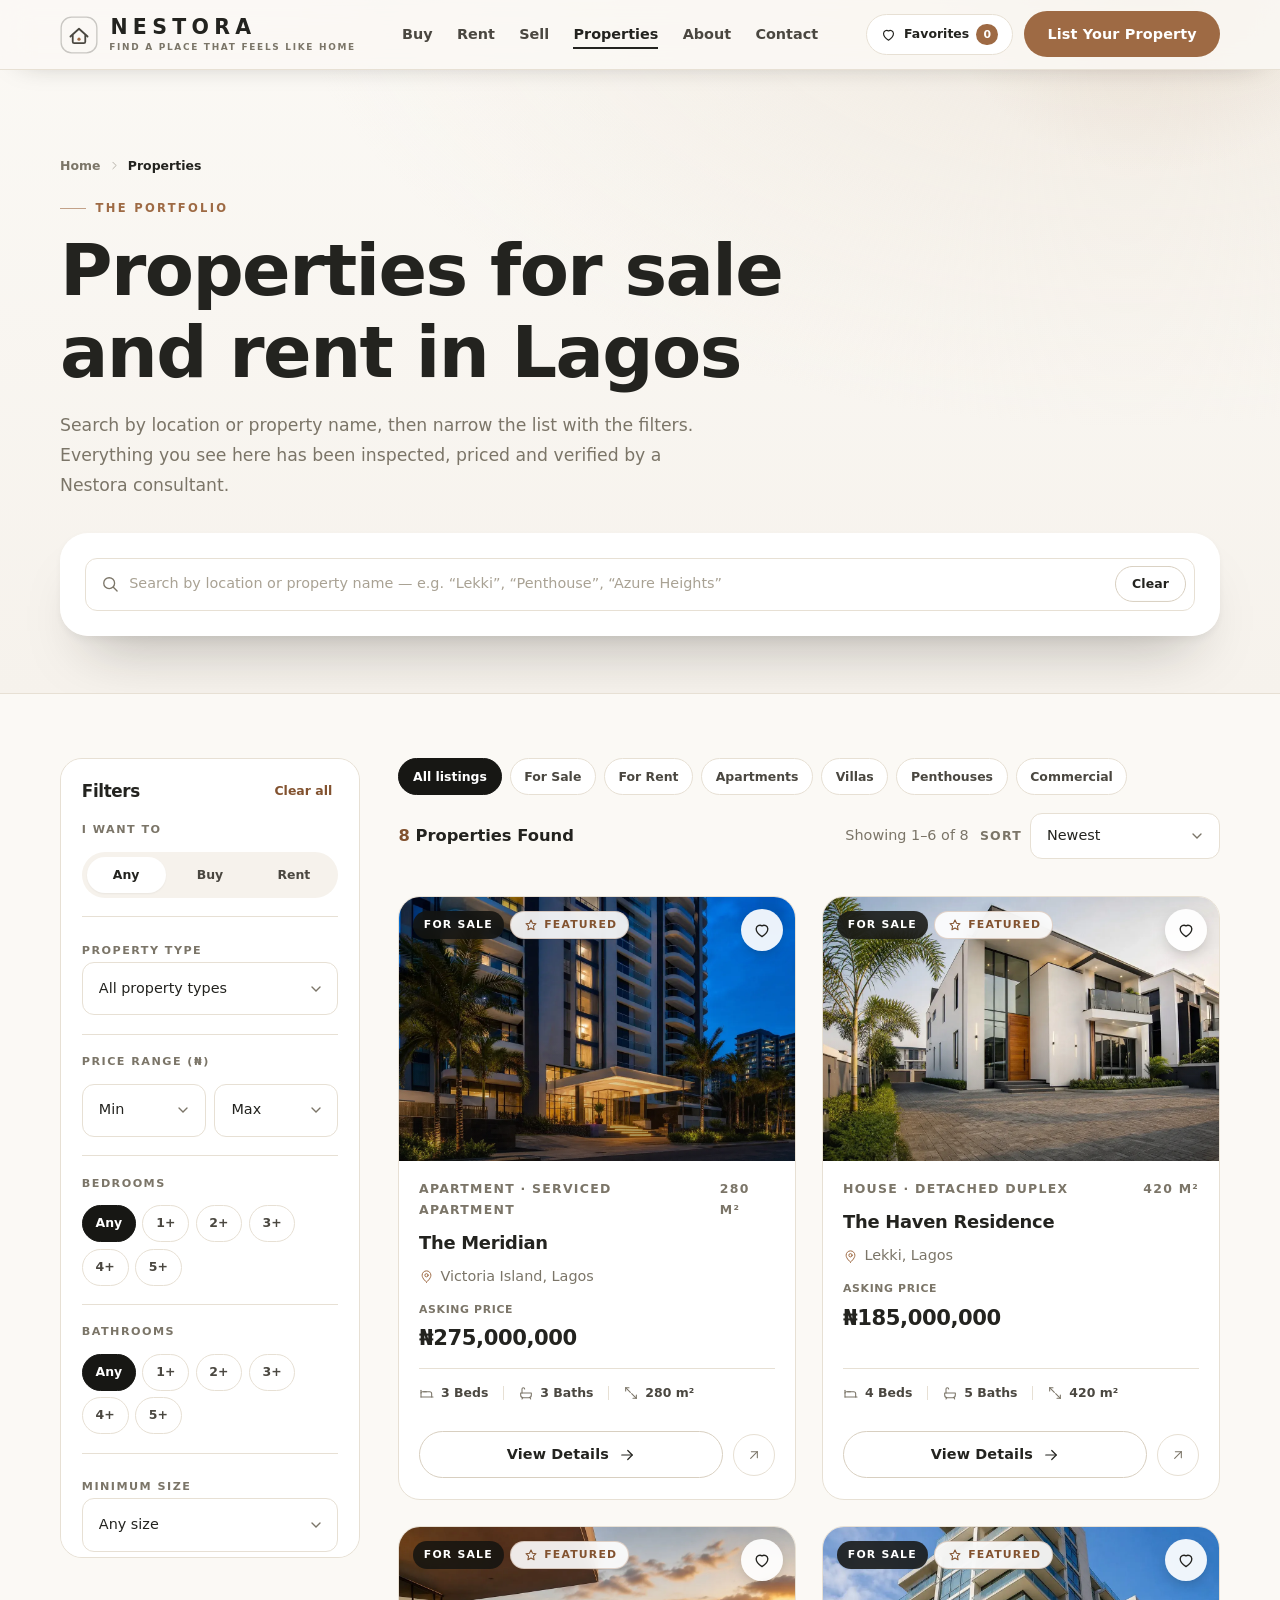
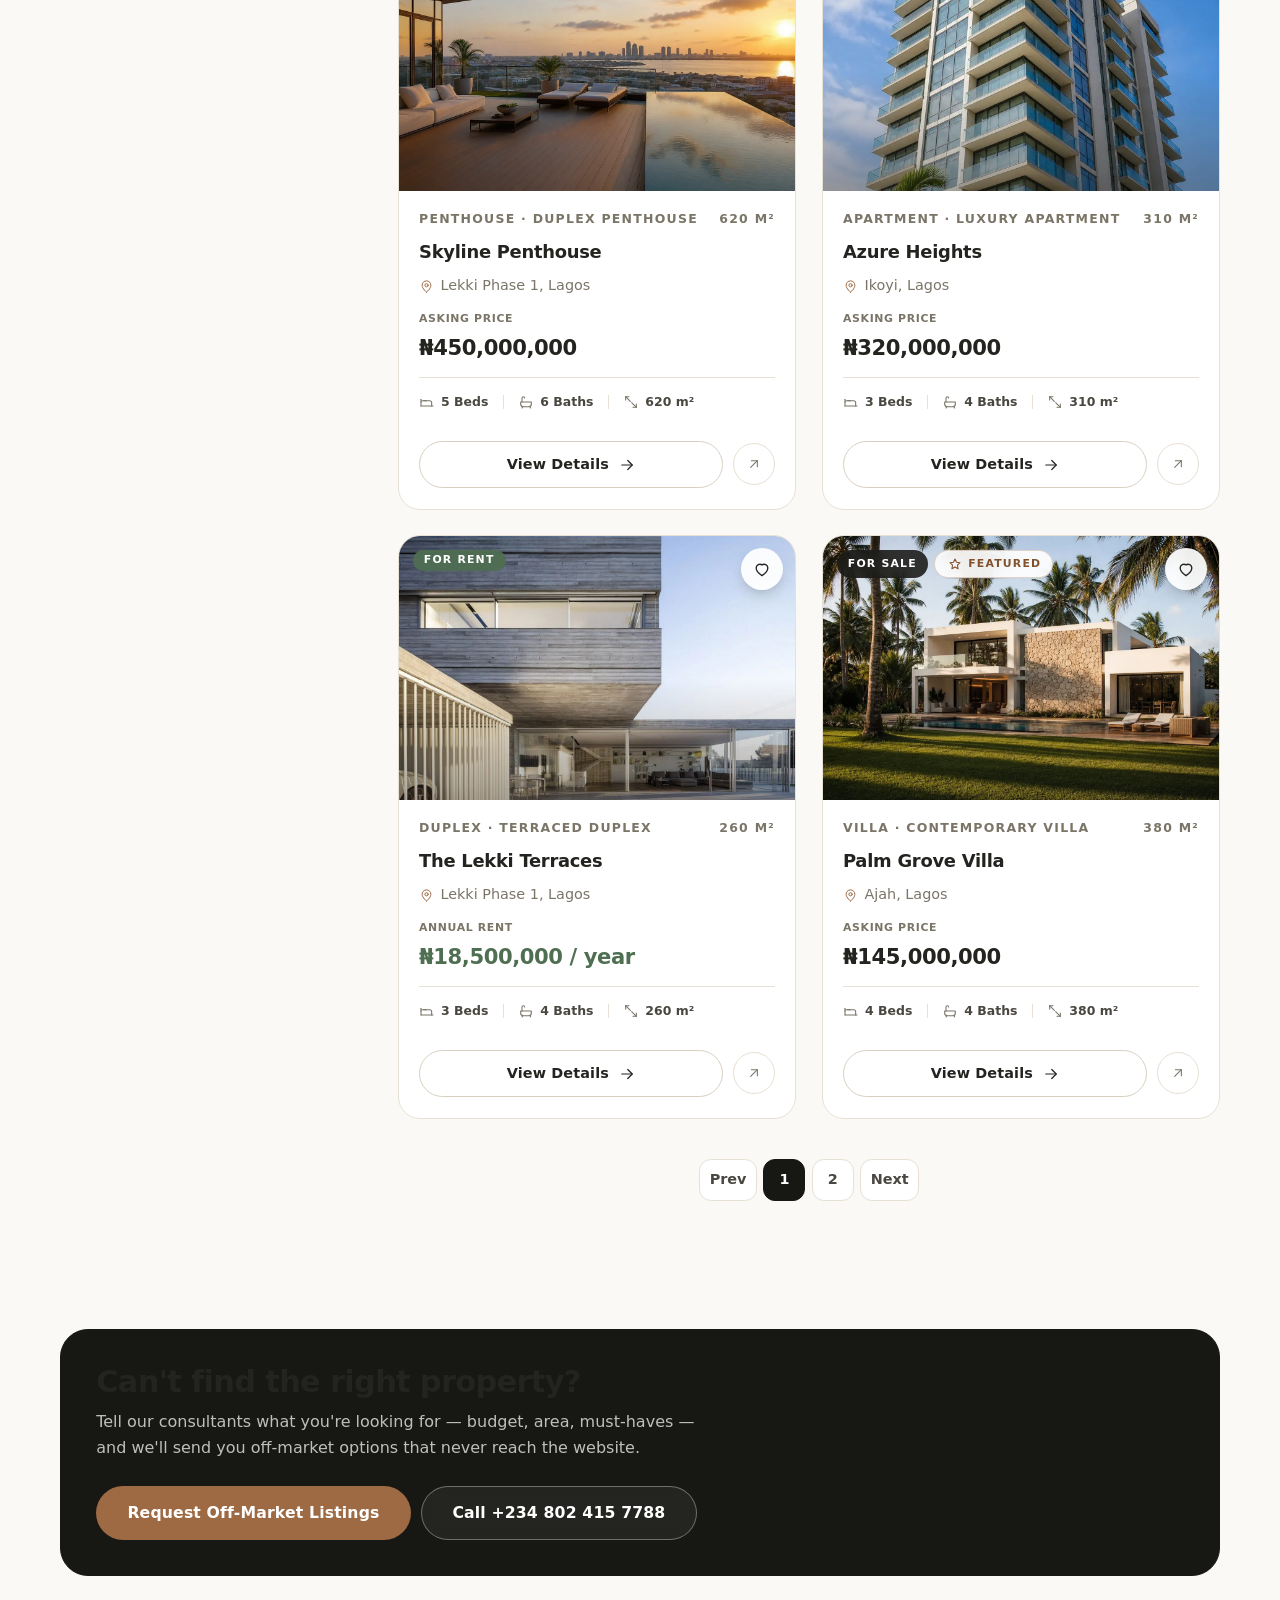
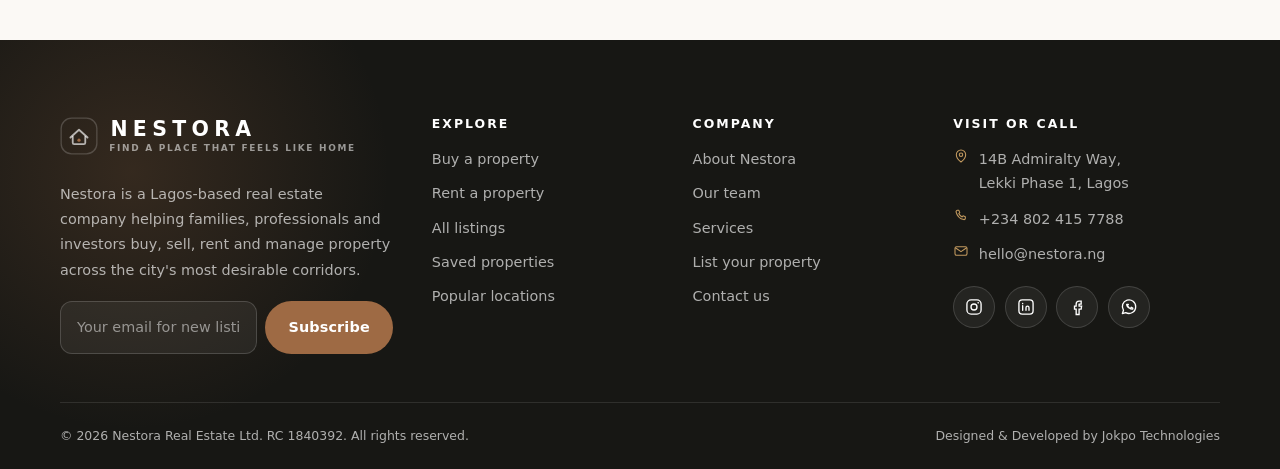
<file: nestora/properties.html>
<!DOCTYPE html>
<html lang="en">

<head>
    <meta charset="utf-8">
    <meta name="viewport" content="width=device-width, initial-scale=1">
    <title>Properties for Sale &amp; Rent in Lagos | NESTORA</title>
    <meta name="description" content="Browse verified properties for sale and rent across Lekki, Ikoyi, Victoria Island, Ajah and Ikeja. Filter by type, price, bedrooms, bathrooms and size.">
    <meta name="theme-color" content="#171714">
    <link rel="icon" href="assets/icons/favicon.svg" type="image/svg+xml">
    <link rel="manifest" href="assets/icons/site.webmanifest">
    <link rel="stylesheet" href="css/style.css">
    <script defer src="js/properties.js"></script>
    <script defer src="js/favorites.js"></script>
    <script defer src="js/main.js"></script>
    <script defer src="js/filters.js"></script>
</head>

<body>

    <a class="skip-link" href="#main">Skip to content</a>

    <!-- ======================================================================
       HEADER (solid on inner pages)
       ====================================================================== -->
    <header class="header is-scrolled" data-header>
        <div class="container header__inner">
            <a class="logo" href="index.html" aria-label="NESTORA home">
                <svg class="logo__mark" viewBox="0 0 40 40" fill="none" aria-hidden="true" focusable="false">
          <rect x="1.2" y="1.2" width="37.6" height="37.6" rx="11" stroke="currentColor" stroke-opacity="0.28" stroke-width="1.4"/>
          <path d="M11 21.6 20 13.4l9 8.2" stroke="currentColor" stroke-width="1.9" stroke-linecap="round" stroke-linejoin="round"/>
          <path d="M13.4 20.6V27a1.6 1.6 0 0 0 1.6 1.6h10a1.6 1.6 0 0 0 1.6-1.6v-6.4" stroke="currentColor" stroke-width="1.9" stroke-linecap="round" stroke-linejoin="round"/>
          <circle cx="20" cy="24.4" r="1.7" fill="#9e6a44"/>
        </svg>
                <span class="logo__text">
          <span class="logo__name">NESTORA</span>
                <span class="logo__tag">Find a place that feels like home</span>
                </span>
            </a>

            <nav class="nav" aria-label="Primary">
                <ul class="nav__list">
                    <li><a class="nav__link" href="properties.html?status=Sale">Buy</a></li>
                    <li><a class="nav__link" href="properties.html?status=Rent">Rent</a></li>
                    <li><a class="nav__link" href="contact.html?subject=sell">Sell</a></li>
                    <li><a class="nav__link is-active" href="properties.html" aria-current="page">Properties</a></li>
                    <li><a class="nav__link" href="about.html">About</a></li>
                    <li><a class="nav__link" href="contact.html">Contact</a></li>
                </ul>
            </nav>

            <div class="header__actions">
                <a class="favorites-btn" href="favorites.html" aria-label="Saved properties">
                    <svg class="icon" viewBox="0 0 24 24" fill="none" stroke="currentColor" stroke-width="1.6" stroke-linecap="round" stroke-linejoin="round" aria-hidden="true"><path d="M12 20s-7-4.4-7-9.4A4.6 4.6 0 0 1 12 7a4.6 4.6 0 0 1 7 3.6c0 5-7 9.4-7 9.4z"/></svg>
                    <span class="favorites-btn__label">Favorites</span>
                    <span class="favorites-count" data-favorites-count hidden>0</span>
                </a>
                <a class="btn btn--accent" href="contact.html?subject=sell">List Your Property</a>
                <button class="burger" type="button" data-burger aria-label="Open menu" aria-expanded="false" aria-controls="mobile-menu">
          <span></span><span></span><span></span>
        </button>
            </div>
        </div>
    </header>

    <div class="drawer" id="mobile-menu" data-drawer aria-hidden="true">
        <div class="drawer__scrim"></div>
        <div class="drawer__panel" role="dialog" aria-modal="true" aria-label="Site menu">
            <button class="drawer__close" type="button" data-drawer-close aria-label="Close menu">
        <svg class="icon" viewBox="0 0 24 24" fill="none" stroke="currentColor" stroke-width="1.7" stroke-linecap="round" aria-hidden="true"><path d="M6 6l12 12M18 6L6 18"/></svg>
      </button>

            <nav class="drawer__nav" aria-label="Mobile">
                <a class="drawer__link" href="properties.html?status=Sale">Buy <svg class="icon" viewBox="0 0 24 24" fill="none" stroke="currentColor" stroke-width="1.6" stroke-linecap="round" stroke-linejoin="round" aria-hidden="true"><path d="M9 6l6 6-6 6"/></svg></a>
                <a class="drawer__link" href="properties.html?status=Rent">Rent <svg class="icon" viewBox="0 0 24 24" fill="none" stroke="currentColor" stroke-width="1.6" stroke-linecap="round" stroke-linejoin="round" aria-hidden="true"><path d="M9 6l6 6-6 6"/></svg></a>
                <a class="drawer__link" href="contact.html?subject=sell">Sell <svg class="icon" viewBox="0 0 24 24" fill="none" stroke="currentColor" stroke-width="1.6" stroke-linecap="round" stroke-linejoin="round" aria-hidden="true"><path d="M9 6l6 6-6 6"/></svg></a>
                <a class="drawer__link" href="properties.html">Properties <svg class="icon" viewBox="0 0 24 24" fill="none" stroke="currentColor" stroke-width="1.6" stroke-linecap="round" stroke-linejoin="round" aria-hidden="true"><path d="M9 6l6 6-6 6"/></svg></a>
                <a class="drawer__link" href="about.html">About <svg class="icon" viewBox="0 0 24 24" fill="none" stroke="currentColor" stroke-width="1.6" stroke-linecap="round" stroke-linejoin="round" aria-hidden="true"><path d="M9 6l6 6-6 6"/></svg></a>
                <a class="drawer__link" href="contact.html">Contact <svg class="icon" viewBox="0 0 24 24" fill="none" stroke="currentColor" stroke-width="1.6" stroke-linecap="round" stroke-linejoin="round" aria-hidden="true"><path d="M9 6l6 6-6 6"/></svg></a>
            </nav>
            <div class="drawer__foot">
                <a class="btn btn--accent btn--block" href="contact.html?subject=sell">List Your Property</a>
                <a class="btn btn--ghost btn--block" href="favorites.html">Saved Properties</a>
                <div class="drawer__meta">
                    <a href="tel:+2348024157788">+234 802 415 7788</a>
                    <a href="mailto:hello@nestora.ng">hello@nestora.ng</a>
                    <span>14B Admiralty Way, Lekki Phase 1, Lagos</span>
                </div>
            </div>
        </div>
    </div>

    <main id="main">

        <!-- ====================================================================
         PAGE HEAD + SEARCH
         ==================================================================== -->
        <section class="page-head">
            <div class="container">
                <nav class="breadcrumb" aria-label="Breadcrumb">
                    <a href="index.html">Home</a>
                    <svg class="icon" viewBox="0 0 24 24" fill="none" stroke="currentColor" stroke-width="1.6" stroke-linecap="round" stroke-linejoin="round" aria-hidden="true"><path d="M9 6l6 6-6 6"/></svg>
                    <span aria-current="page">Properties</span>
                </nav>

                <p class="eyebrow" style="margin-top:1.4rem">The portfolio</p>
                <h1>Properties for sale and rent in Lagos</h1>
                <p class="lead">Search by location or property name, then narrow the list with the filters. Everything you see here has been inspected, priced and verified by a Nestora consultant.</p>

                <!-- Search bar: location OR property name -->
                <div class="search" style="margin-top:2rem;animation:none">
                    <div class="input-icon" style="position:relative">
                        <svg class="icon" viewBox="0 0 24 24" fill="none" stroke="currentColor" stroke-width="1.6" stroke-linecap="round" stroke-linejoin="round" aria-hidden="true"><circle cx="11" cy="11" r="6.5"/><path d="M16 16l4.5 4.5"/></svg>
                        <input class="input" type="search" id="search-input" list="listings-areas" placeholder="Search by location or property name — e.g. “Lekki”, “Penthouse”, “Azure Heights”" autocomplete="off" aria-label="Search properties by location or name" style="padding-right:6.5rem">
                        <button class="btn btn--ghost btn--sm" type="button" id="search-clear" style="position:absolute;right:0.55rem;top:50%;transform:translateY(-50%)">Clear</button>
                    </div>
                    <datalist id="listings-areas"><!-- populated from the property data --></datalist>
                </div>
            </div>
        </section>

        <!-- ====================================================================
         LISTING LAYOUT
         ==================================================================== -->
        <section class="section section--tight" id="results">
            <div class="container">
                <div class="listing-layout">

                    <!-- ---------------- FILTER SIDEBAR ---------------- -->
                    <aside class="filters" id="filters-panel" aria-label="Property filters" aria-hidden="false">
                        <div class="filters__head">
                            <h2 class="filters__title">Filters</h2>
                            <button class="filters__clear" type="reset" form="filters-form">Clear all</button>
                        </div>

                        <form id="filters-form" novalidate>
                            <!-- Buy / Rent / Any -->
                            <div class="filters__group">
                                <p class="filters__legend" id="legend-status">I want to</p>
                                <div class="segmented" role="radiogroup" aria-labelledby="legend-status">
                                    <label>
                    <input type="radio" name="status" value="Any" checked>
                    <span>Any</span>
                  </label>
                                    <label>
                    <input type="radio" name="status" value="Sale">
                    <span>Buy</span>
                  </label>
                                    <label>
                    <input type="radio" name="status" value="Rent">
                    <span>Rent</span>
                  </label>
                                </div>
                            </div>

                            <!-- Property type -->
                            <div class="filters__group">
                                <label class="filters__legend" for="filter-type">Property type</label>
                                <select class="select" id="filter-type" name="type">
                  <option value="Any">All property types</option>
                  <option value="Apartment">Apartment</option>
                  <option value="House">House</option>
                  <option value="Villa">Villa</option>
                  <option value="Duplex">Duplex</option>
                  <option value="Penthouse">Penthouse</option>
                  <option value="Commercial">Commercial</option>
                </select>
                            </div>

                            <!-- Price -->
                            <div class="filters__group">
                                <p class="filters__legend">Price range (₦)</p>
                                <div class="price-row">
                                    <label class="sr-only" for="filter-min">Minimum price</label>
                                    <select class="select" id="filter-min" name="min">
                    <option value="">Min</option>
                    <option value="5000000">₦5M</option>
                    <option value="20000000">₦20M</option>
                    <option value="50000000">₦50M</option>
                    <option value="100000000">₦100M</option>
                    <option value="200000000">₦200M</option>
                    <option value="300000000">₦300M</option>
                  </select>
                                    <label class="sr-only" for="filter-max">Maximum price</label>
                                    <select class="select" id="filter-max" name="max">
                    <option value="">Max</option>
                    <option value="30000000">₦30M</option>
                    <option value="75000000">₦75M</option>
                    <option value="150000000">₦150M</option>
                    <option value="250000000">₦250M</option>
                    <option value="350000000">₦350M</option>
                    <option value="500000000">₦500M</option>
                  </select>
                                </div>
                            </div>

                            <!-- Bedrooms -->
                            <div class="filters__group">
                                <p class="filters__legend" id="legend-beds">Bedrooms</p>
                                <div class="pill-group" role="radiogroup" aria-labelledby="legend-beds">
                                    <label><input type="radio" name="beds" value="" checked><span>Any</span></label>
                                    <label><input type="radio" name="beds" value="1"><span>1+</span></label>
                                    <label><input type="radio" name="beds" value="2"><span>2+</span></label>
                                    <label><input type="radio" name="beds" value="3"><span>3+</span></label>
                                    <label><input type="radio" name="beds" value="4"><span>4+</span></label>
                                    <label><input type="radio" name="beds" value="5"><span>5+</span></label>
                                </div>
                            </div>

                            <!-- Bathrooms -->
                            <div class="filters__group">
                                <p class="filters__legend" id="legend-baths">Bathrooms</p>
                                <div class="pill-group" role="radiogroup" aria-labelledby="legend-baths">
                                    <label><input type="radio" name="baths" value="" checked><span>Any</span></label>
                                    <label><input type="radio" name="baths" value="1"><span>1+</span></label>
                                    <label><input type="radio" name="baths" value="2"><span>2+</span></label>
                                    <label><input type="radio" name="baths" value="3"><span>3+</span></label>
                                    <label><input type="radio" name="baths" value="4"><span>4+</span></label>
                                    <label><input type="radio" name="baths" value="5"><span>5+</span></label>
                                </div>
                            </div>

                            <!-- Size -->
                            <div class="filters__group">
                                <label class="filters__legend" for="filter-size">Minimum size</label>
                                <select class="select" id="filter-size" name="size">
                  <option value="">Any size</option>
                  <option value="200">200 m² and above</option>
                  <option value="300">300 m² and above</option>
                  <option value="400">400 m² and above</option>
                  <option value="500">500 m² and above</option>
                  <option value="700">700 m² and above</option>
                </select>
                            </div>

                            <div class="filters__group">
                                <button class="btn btn--ghost btn--block" type="reset">Clear filters</button>
                                <p class="form-note" style="margin-top:0.8rem;text-align:center">Results update as you change filters.</p>
                            </div>
                        </form>
                    </aside>

                    <!-- ---------------- RESULTS ---------------- -->
                    <div>
                        <div class="listings-toolbar" style="display:flex;align-items:center;gap:0.6rem;flex-wrap:wrap;margin-bottom:1.1rem">
                            <button class="btn btn--ghost filter-toggle" type="button" id="filters-toggle" aria-expanded="false" aria-controls="filters-panel">
                <svg class="icon" viewBox="0 0 24 24" fill="none" stroke="currentColor" stroke-width="1.6" stroke-linecap="round" stroke-linejoin="round" aria-hidden="true"><path d="M4 8h10M18 8h2M4 16h4M12 16h8"/><circle cx="16" cy="8" r="2"/><circle cx="10" cy="16" r="2"/></svg>
                Filters
                <span class="favorites-count" id="filters-toggle-badge" hidden>0</span>
              </button>

                            <div class="pill-list" style="flex:1">
                                <button class="chip is-active" type="button" data-preset="all">All listings</button>
                                <button class="chip" type="button" data-preset="sale">For Sale</button>
                                <button class="chip" type="button" data-preset="rent">For Rent</button>
                                <button class="chip" type="button" data-preset="Apartment">Apartments</button>
                                <button class="chip" type="button" data-preset="Villa">Villas</button>
                                <button class="chip" type="button" data-preset="Penthouse">Penthouses</button>
                                <button class="chip" type="button" data-preset="Commercial">Commercial</button>
                            </div>
                        </div>

                        <div class="results-bar">
                            <p class="results-count" id="results-count"><b>0</b> Properties Found</p>
                            <div class="results-bar__right">
                                <p class="text-sm text-muted" id="results-summary"></p>
                                <div class="sort-wrap">
                                    <label for="sort-select">Sort</label>
                                    <select class="select" id="sort-select">
                    <option value="newest">Newest</option>
                    <option value="price-asc">Price: Low to High</option>
                    <option value="price-desc">Price: High to Low</option>
                    <option value="size-desc">Largest</option>
                    <option value="popular">Most Popular</option>
                  </select>
                                </div>
                            </div>
                        </div>

                        <div class="active-filters" id="active-filters" aria-live="polite"></div>

                        <!-- Cards injected by js/filters.js -->
                        <div class="grid-properties" id="results-grid"></div>

                        <!-- Empty state -->
                        <div class="empty-state" id="results-empty" hidden>
                            <span class="empty-state__icon">
                <svg class="icon" viewBox="0 0 24 24" fill="none" stroke="currentColor" stroke-width="1.6" stroke-linecap="round" stroke-linejoin="round" aria-hidden="true"><circle cx="11" cy="11" r="6.5"/><path d="M16 16l4.5 4.5"/></svg>
              </span>
                            <h3>No properties found<span id="results-empty-query"></span></h3>
                            <p>Try widening your price range, removing a filter, or searching a different Lagos neighbourhood.</p>
                            <div style="display:flex;gap:0.6rem;justify-content:center;flex-wrap:wrap">
                                <button class="btn btn--accent" type="button" data-clear-all>Clear filters</button>
                                <a class="btn btn--ghost" href="contact.html">Tell us what you need</a>
                            </div>
                        </div>

                        <div class="pagination" id="results-pagination" aria-label="Pagination"></div>
                    </div>
                </div>
            </div>
        </section>

        <!-- ====================================================================
         HELP BAND
         ==================================================================== -->
        <section class="section section--tight">
            <div class="container">
                <div class="panel panel--dark" style="display:flex;gap:1.5rem;align-items:center;justify-content:space-between;flex-wrap:wrap;border-radius:var(--r-xl);padding:clamp(1.4rem,3vw,2.2rem)">
                    <div style="max-width:60ch">
                        <h2 style="font-size:clamp(1.35rem,2.4vw,1.9rem)">Can't find the right property?</h2>
                        <p style="margin-top:0.6rem">Tell our consultants what you're looking for — budget, area, must-haves — and we'll send you off-market options that never reach the website.</p>
                    </div>
                    <div style="display:flex;gap:0.6rem;flex-wrap:wrap">
                        <a class="btn btn--accent btn--lg" href="contact.html?subject=buy">Request Off-Market Listings</a>
                        <a class="btn btn--outline-light btn--lg" href="tel:+2348024157788">Call +234 802 415 7788</a>
                    </div>
                </div>
            </div>
        </section>

    </main>

    <!-- ======================================================================
       FOOTER
       ====================================================================== -->
    <footer class="footer">
        <div class="container">
            <div class="footer__top">
                <div class="footer__brand">
                    <a class="logo" href="index.html" aria-label="NESTORA home">
                        <svg class="logo__mark" viewBox="0 0 40 40" fill="none" aria-hidden="true" focusable="false">
              <rect x="1.2" y="1.2" width="37.6" height="37.6" rx="11" stroke="currentColor" stroke-opacity="0.28" stroke-width="1.4"/>
              <path d="M11 21.6 20 13.4l9 8.2" stroke="currentColor" stroke-width="1.9" stroke-linecap="round" stroke-linejoin="round"/>
              <path d="M13.4 20.6V27a1.6 1.6 0 0 0 1.6 1.6h10a1.6 1.6 0 0 0 1.6-1.6v-6.4" stroke="currentColor" stroke-width="1.9" stroke-linecap="round" stroke-linejoin="round"/>
              <circle cx="20" cy="24.4" r="1.7" fill="#9e6a44"/>
            </svg>
                        <span class="logo__text">
              <span class="logo__name">NESTORA</span>
                        <span class="logo__tag">Find a place that feels like home</span>
                        </span>
                    </a>
                    <p class="footer__about">Nestora is a Lagos-based real estate company helping families, professionals and investors buy, sell, rent and manage property across the city's most desirable corridors.</p>

                    <form class="newsletter" data-newsletter novalidate>
                        <label class="sr-only" for="newsletter-email">Email address</label>
                        <input class="input" id="newsletter-email" type="email" name="email" placeholder="Your email for new listings" autocomplete="email" required>
                        <button class="btn btn--accent" type="submit">Subscribe</button>
                    </form>
                </div>

                <div class="footer__col">
                    <h3 class="footer__title">Explore</h3>
                    <nav class="footer__links" aria-label="Explore">
                        <a href="properties.html?status=Sale">Buy a property</a>
                        <a href="properties.html?status=Rent">Rent a property</a>
                        <a href="properties.html">All listings</a>
                        <a href="favorites.html">Saved properties</a>
                        <a href="index.html#locations">Popular locations</a>
                    </nav>
                </div>

                <div class="footer__col">
                    <h3 class="footer__title">Company</h3>
                    <nav class="footer__links" aria-label="Company">
                        <a href="about.html">About Nestora</a>
                        <a href="about.html#team">Our team</a>
                        <a href="index.html#services">Services</a>
                        <a href="contact.html?subject=sell">List your property</a>
                        <a href="contact.html">Contact us</a>
                    </nav>
                </div>

                <div class="footer__col footer__col--contact">
                    <h3 class="footer__title">Visit or call</h3>
                    <ul class="footer__contact">
                        <li>
                            <svg class="icon" viewBox="0 0 24 24" fill="none" stroke="currentColor" stroke-width="1.6" stroke-linecap="round" stroke-linejoin="round" aria-hidden="true"><path d="M12 21s7-5.5 7-11a7 7 0 1 0-14 0c0 5.5 7 11 7 11z"/><circle cx="12" cy="10" r="2.6"/></svg>
                            <span>14B Admiralty Way,<br>Lekki Phase 1, Lagos</span>
                        </li>
                        <li>
                            <svg class="icon" viewBox="0 0 24 24" fill="none" stroke="currentColor" stroke-width="1.6" stroke-linecap="round" stroke-linejoin="round" aria-hidden="true"><path d="M6.6 3.5h2.2l1.4 3.4-1.6 1.4a11 11 0 0 0 5.1 5.1l1.4-1.6 3.4 1.4v2.2a2 2 0 0 1-2.2 2A15.4 15.4 0 0 1 4.6 5.7a2 2 0 0 1 2-2.2z"/></svg>
                            <a href="tel:+2348024157788">+234 802 415 7788</a>
                        </li>
                        <li>
                            <svg class="icon" viewBox="0 0 24 24" fill="none" stroke="currentColor" stroke-width="1.6" stroke-linecap="round" stroke-linejoin="round" aria-hidden="true"><rect x="3" y="5.5" width="18" height="13" rx="2.5"/><path d="M4 7.5l8 5.5 8-5.5"/></svg>
                            <a href="mailto:hello@nestora.ng">hello@nestora.ng</a>
                        </li>
                    </ul>
                    <div class="socials" style="margin-top:1.2rem">
                        <a class="social-btn" href="https://www.instagram.com" target="_blank" rel="noopener" aria-label="Nestora on Instagram">
                            <svg class="icon" viewBox="0 0 24 24" fill="none" stroke="currentColor" stroke-width="1.6" stroke-linecap="round" aria-hidden="true"><rect x="3.5" y="3.5" width="17" height="17" rx="5"/><circle cx="12" cy="12" r="3.6"/><circle cx="17" cy="7" r="1" fill="currentColor" stroke="none"/></svg>
                        </a>
                        <a class="social-btn" href="https://www.linkedin.com" target="_blank" rel="noopener" aria-label="Nestora on LinkedIn">
                            <svg class="icon" viewBox="0 0 24 24" fill="none" stroke="currentColor" stroke-width="1.6" stroke-linecap="round" aria-hidden="true"><rect x="3.5" y="3.5" width="17" height="17" rx="4"/><path d="M8 10.5V16M8 7.8v.2M12 16v-3.2a1.8 1.8 0 0 1 3.6 0V16"/></svg>
                        </a>
                        <a class="social-btn" href="https://www.facebook.com" target="_blank" rel="noopener" aria-label="Nestora on Facebook">
                            <svg class="icon" viewBox="0 0 24 24" fill="none" stroke="currentColor" stroke-width="1.6" stroke-linecap="round" aria-hidden="true"><path d="M14.5 8.5H17V5h-2.5A3.5 3.5 0 0 0 11 8.5V11H9v3.5h2V21h3.5v-6.5H17L17.5 11H14.5V9.3a.8.8 0 0 1 0-.8z"/></svg>
                        </a>
                        <a class="social-btn" href="https://wa.me/2348024157788" target="_blank" rel="noopener" aria-label="Chat with Nestora on WhatsApp">
                            <svg class="icon" viewBox="0 0 24 24" fill="none" stroke="currentColor" stroke-width="1.6" stroke-linecap="round" stroke-linejoin="round" aria-hidden="true"><path d="M20 11.7a8 8 0 0 1-11.9 7L4 20l1.4-4A8 8 0 1 1 20 11.7z"/><path d="M9.2 9c.3 2.4 2.2 4.3 4.6 4.6l1-1.3 1.7.9v1.3c-2.9.5-6-2.4-6.6-5.4l1.3-.1z"/></svg>
                        </a>
                    </div>
                </div>
            </div>

            <div class="footer__bottom">
                <p>© <span data-year>2026</span> Nestora Real Estate Ltd. RC 1840392. All rights reserved.</p>
                <div class="footer__bottom-links">
                    <!-- <a href="#" data-demo>Privacy Policy</a>
                    <a href="#" data-demo>Terms of Service</a>
                    <a href="#" data-demo>Cookies</a> -->
                    <p class="footer__credit jokpo-signature">
                        <span class="jokpo-signature__text">Designed &amp; Developed by</span>
                        <a class="jokpo-signature__link" href="#home">Jokpo Technologies</a>
                    </p>
                </div>
            </div>
        </div>
    </footer>

</body>

</html>
</file>
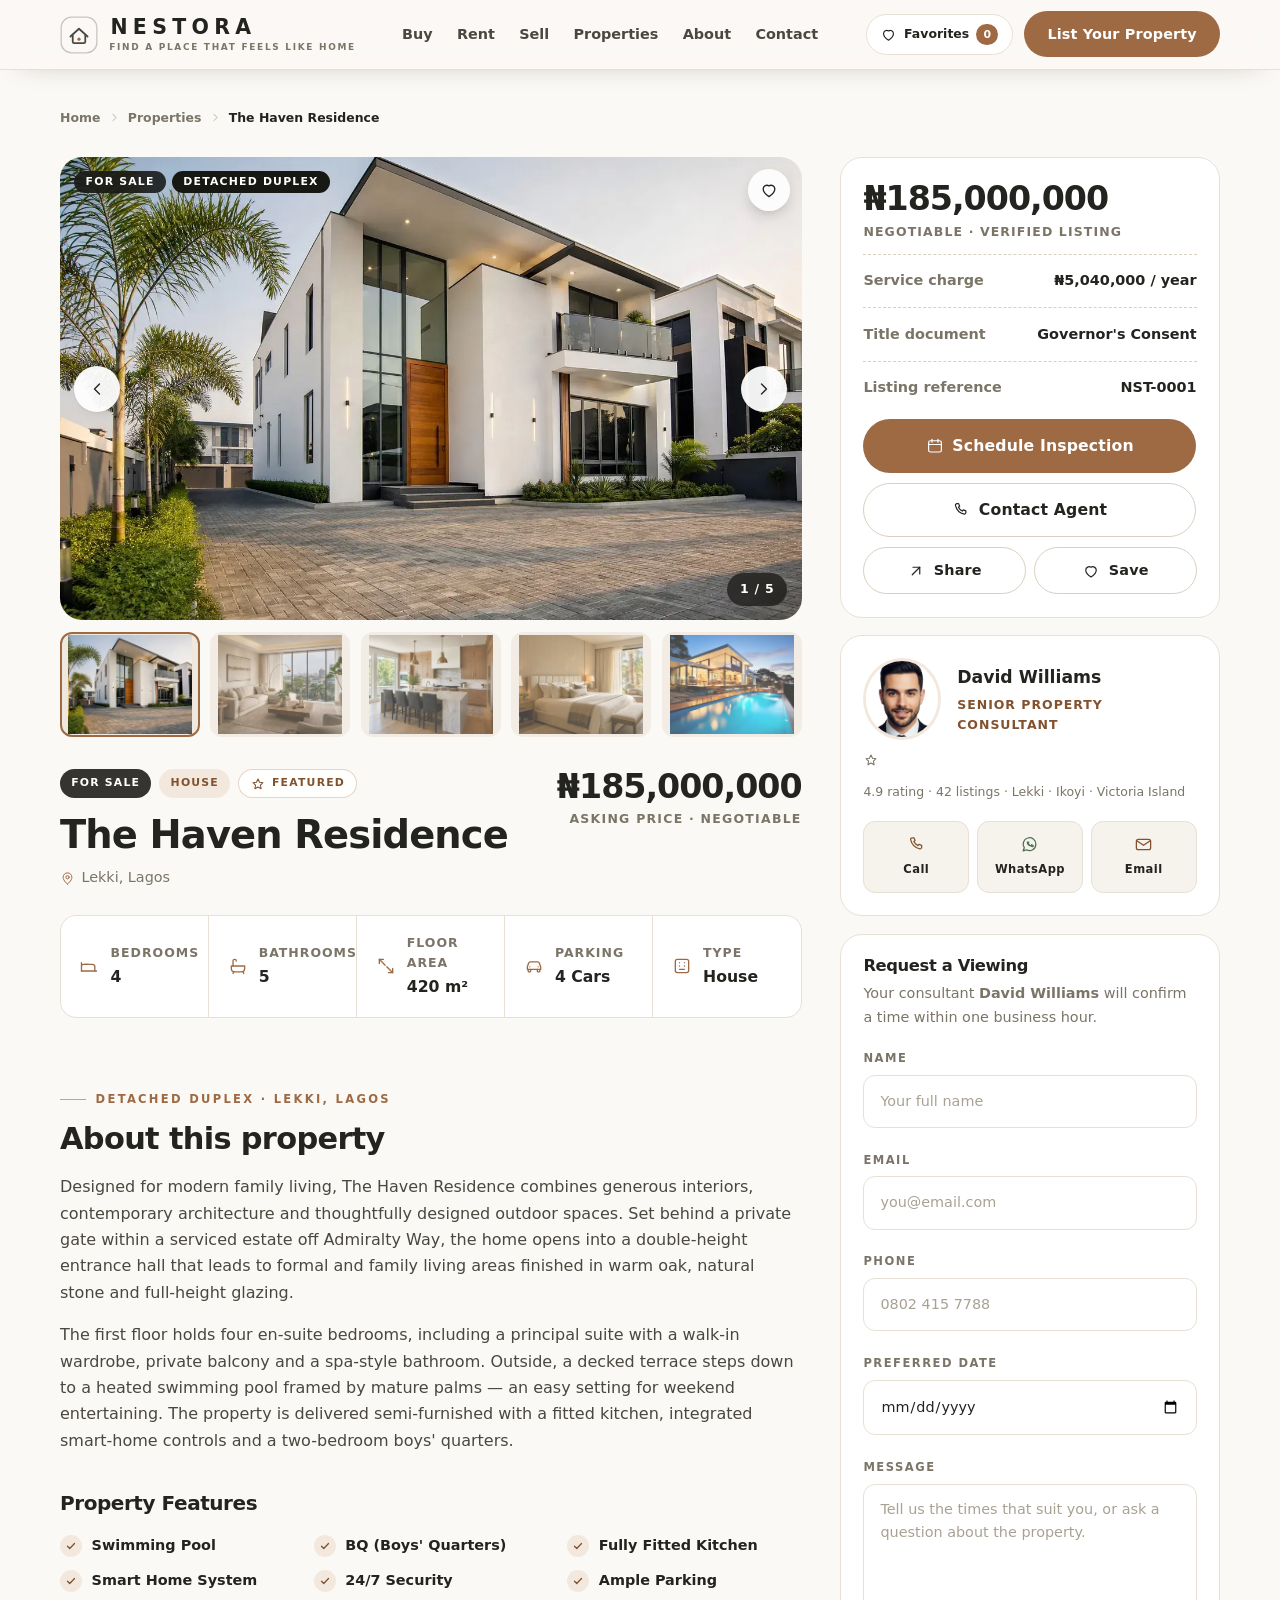
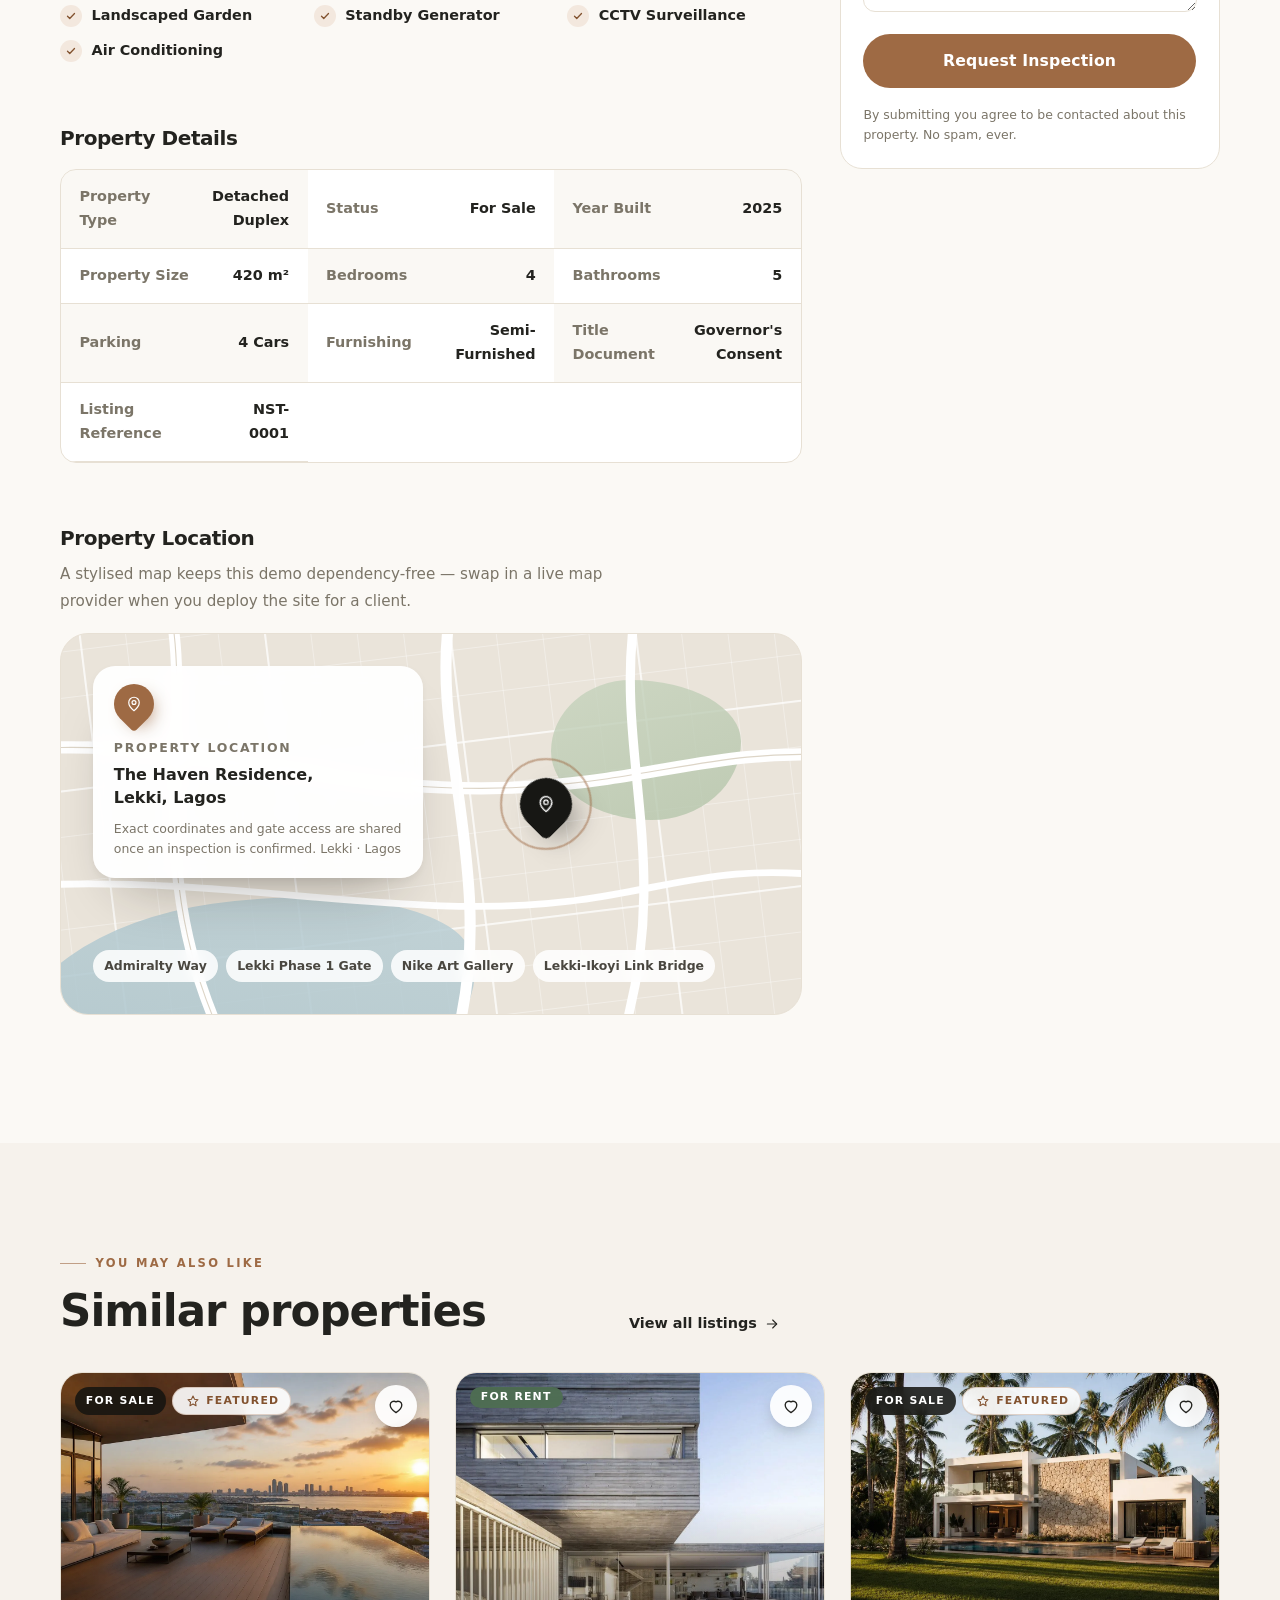
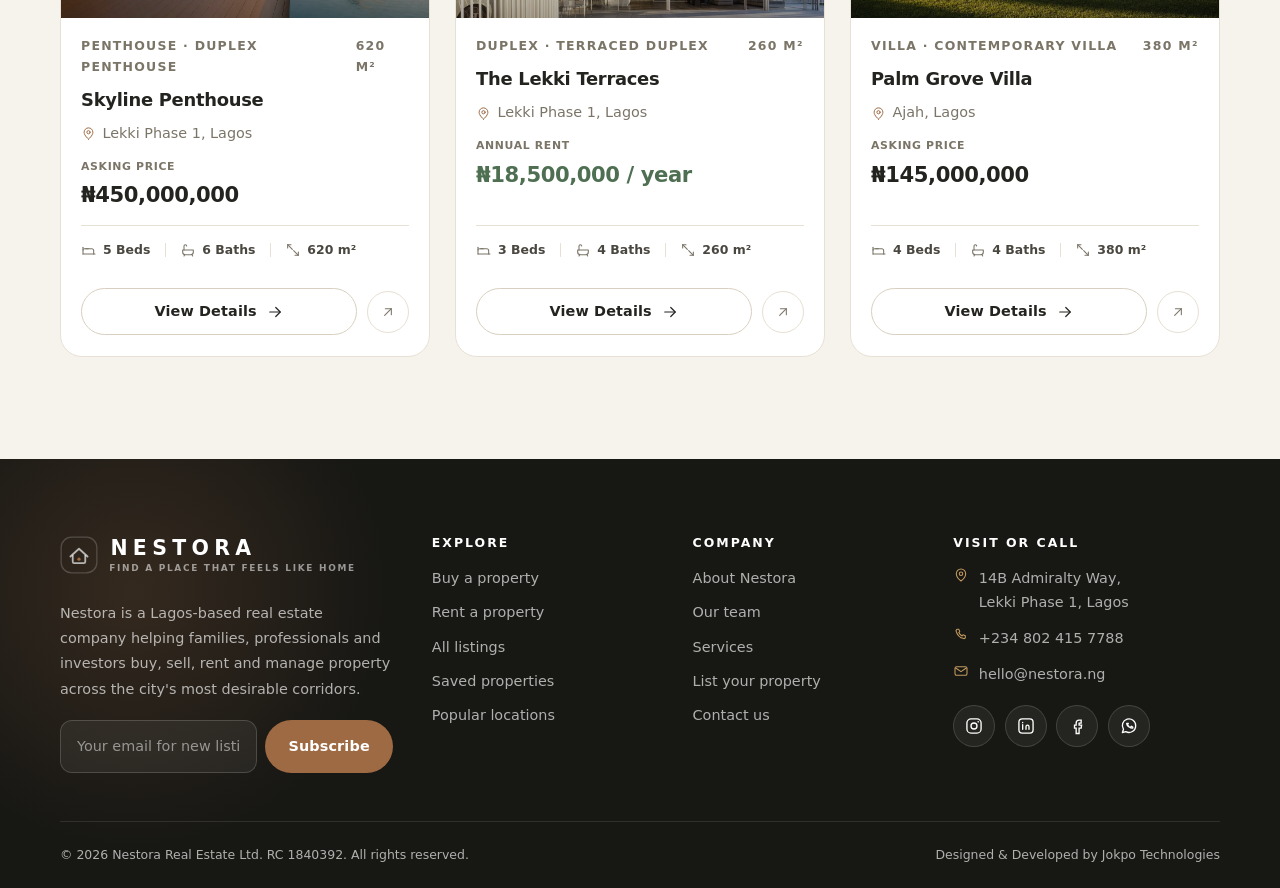
<file: nestora/property.html>
<!DOCTYPE html>
<html lang="en">

<head>
    <meta charset="utf-8">
    <meta name="viewport" content="width=device-width, initial-scale=1">
    <title>Property Details | NESTORA</title>
    <meta name="description" content="View full property details, gallery, amenities, specification, agent contact and request an inspection with NESTORA.">
    <meta name="theme-color" content="#171714">
    <link rel="icon" href="assets/icons/favicon.svg" type="image/svg+xml">
    <link rel="manifest" href="assets/icons/site.webmanifest">
    <link rel="stylesheet" href="css/style.css">
    <script defer src="js/properties.js"></script>
    <script defer src="js/favorites.js"></script>
    <script defer src="js/main.js"></script>
    <script defer src="js/property-details.js"></script>
</head>

<body>

    <a class="skip-link" href="#main">Skip to content</a>

    <!-- ======================================================================
       HEADER
       ====================================================================== -->
    <header class="header is-scrolled" data-header>
        <div class="container header__inner">
            <a class="logo" href="index.html" aria-label="NESTORA home">
                <svg class="logo__mark" viewBox="0 0 40 40" fill="none" aria-hidden="true" focusable="false">
          <rect x="1.2" y="1.2" width="37.6" height="37.6" rx="11" stroke="currentColor" stroke-opacity="0.28" stroke-width="1.4"/>
          <path d="M11 21.6 20 13.4l9 8.2" stroke="currentColor" stroke-width="1.9" stroke-linecap="round" stroke-linejoin="round"/>
          <path d="M13.4 20.6V27a1.6 1.6 0 0 0 1.6 1.6h10a1.6 1.6 0 0 0 1.6-1.6v-6.4" stroke="currentColor" stroke-width="1.9" stroke-linecap="round" stroke-linejoin="round"/>
          <circle cx="20" cy="24.4" r="1.7" fill="#9e6a44"/>
        </svg>
                <span class="logo__text">
          <span class="logo__name">NESTORA</span>
                <span class="logo__tag">Find a place that feels like home</span>
                </span>
            </a>

            <nav class="nav" aria-label="Primary">
                <ul class="nav__list">
                    <li><a class="nav__link" href="properties.html?status=Sale">Buy</a></li>
                    <li><a class="nav__link" href="properties.html?status=Rent">Rent</a></li>
                    <li><a class="nav__link" href="contact.html?subject=sell">Sell</a></li>
                    <li><a class="nav__link" href="properties.html">Properties</a></li>
                    <li><a class="nav__link" href="about.html">About</a></li>
                    <li><a class="nav__link" href="contact.html">Contact</a></li>
                </ul>
            </nav>

            <div class="header__actions">
                <a class="favorites-btn" href="favorites.html" aria-label="Saved properties">
                    <svg class="icon" viewBox="0 0 24 24" fill="none" stroke="currentColor" stroke-width="1.6" stroke-linecap="round" stroke-linejoin="round" aria-hidden="true"><path d="M12 20s-7-4.4-7-9.4A4.6 4.6 0 0 1 12 7a4.6 4.6 0 0 1 7 3.6c0 5-7 9.4-7 9.4z"/></svg>
                    <span class="favorites-btn__label">Favorites</span>
                    <span class="favorites-count" data-favorites-count hidden>0</span>
                </a>
                <a class="btn btn--accent" href="contact.html?subject=sell">List Your Property</a>
                <button class="burger" type="button" data-burger aria-label="Open menu" aria-expanded="false" aria-controls="mobile-menu">
          <span></span><span></span><span></span>
        </button>
            </div>
        </div>
    </header>

    <div class="drawer" id="mobile-menu" data-drawer aria-hidden="true">
        <div class="drawer__scrim"></div>
        <div class="drawer__panel" role="dialog" aria-modal="true" aria-label="Site menu">
            <button class="drawer__close" type="button" data-drawer-close aria-label="Close menu">
        <svg class="icon" viewBox="0 0 24 24" fill="none" stroke="currentColor" stroke-width="1.7" stroke-linecap="round" aria-hidden="true"><path d="M6 6l12 12M18 6L6 18"/></svg>
      </button>

            <nav class="drawer__nav" aria-label="Mobile">
                <a class="drawer__link" href="properties.html?status=Sale">Buy <svg class="icon" viewBox="0 0 24 24" fill="none" stroke="currentColor" stroke-width="1.6" stroke-linecap="round" stroke-linejoin="round" aria-hidden="true"><path d="M9 6l6 6-6 6"/></svg></a>
                <a class="drawer__link" href="properties.html?status=Rent">Rent <svg class="icon" viewBox="0 0 24 24" fill="none" stroke="currentColor" stroke-width="1.6" stroke-linecap="round" stroke-linejoin="round" aria-hidden="true"><path d="M9 6l6 6-6 6"/></svg></a>
                <a class="drawer__link" href="contact.html?subject=sell">Sell <svg class="icon" viewBox="0 0 24 24" fill="none" stroke="currentColor" stroke-width="1.6" stroke-linecap="round" stroke-linejoin="round" aria-hidden="true"><path d="M9 6l6 6-6 6"/></svg></a>
                <a class="drawer__link" href="properties.html">Properties <svg class="icon" viewBox="0 0 24 24" fill="none" stroke="currentColor" stroke-width="1.6" stroke-linecap="round" stroke-linejoin="round" aria-hidden="true"><path d="M9 6l6 6-6 6"/></svg></a>
                <a class="drawer__link" href="about.html">About <svg class="icon" viewBox="0 0 24 24" fill="none" stroke="currentColor" stroke-width="1.6" stroke-linecap="round" stroke-linejoin="round" aria-hidden="true"><path d="M9 6l6 6-6 6"/></svg></a>
                <a class="drawer__link" href="contact.html">Contact <svg class="icon" viewBox="0 0 24 24" fill="none" stroke="currentColor" stroke-width="1.6" stroke-linecap="round" stroke-linejoin="round" aria-hidden="true"><path d="M9 6l6 6-6 6"/></svg></a>
            </nav>
            <div class="drawer__foot">
                <a class="btn btn--accent btn--block" href="contact.html?subject=sell">List Your Property</a>
                <a class="btn btn--ghost btn--block" href="favorites.html">Saved Properties</a>
                <div class="drawer__meta">
                    <a href="tel:+2348024157788">+234 802 415 7788</a>
                    <a href="mailto:hello@nestora.ng">hello@nestora.ng</a>
                    <span>14B Admiralty Way, Lekki Phase 1, Lagos</span>
                </div>
            </div>
        </div>
    </div>

    <main id="main">

        <!-- ====================================================================
         BREADCRUMB
         ==================================================================== -->
        <div class="container" style="padding-top:calc(var(--header-h) + 1.6rem)">
            <nav class="breadcrumb" aria-label="Breadcrumb">
                <a href="index.html">Home</a>
                <svg class="icon" viewBox="0 0 24 24" fill="none" stroke="currentColor" stroke-width="1.6" stroke-linecap="round" stroke-linejoin="round" aria-hidden="true"><path d="M9 6l6 6-6 6"/></svg>
                <a href="properties.html">Properties</a>
                <svg class="icon" viewBox="0 0 24 24" fill="none" stroke="currentColor" stroke-width="1.6" stroke-linecap="round" stroke-linejoin="round" aria-hidden="true"><path d="M9 6l6 6-6 6"/></svg>
                <span aria-current="page" id="crumb-name">Property</span>
            </nav>
        </div>

        <!-- ====================================================================
         MISSING PROPERTY STATE (shown by JS when ?id= is unknown)
         ==================================================================== -->
        <section class="section section--tight" id="property-missing" hidden>
            <div class="container">
                <div class="empty-state" data-reveal>
                    <span class="empty-state__icon">
            <svg class="icon" viewBox="0 0 24 24" fill="none" stroke="currentColor" stroke-width="1.6" stroke-linecap="round" stroke-linejoin="round" aria-hidden="true"><path d="M12 3l7 3v5.4c0 4.3-2.9 7.4-7 9.6-4.1-2.2-7-5.3-7-9.6V6z"/><path d="M12 10v3M12 16h.01"/></svg>
          </span>
                    <h1 style="font-size:clamp(1.5rem,3vw,2rem)">That property is no longer listed</h1>
                    <p>The listing may have been sold, let or withdrawn. Explore our current portfolio instead — or tell us what you're looking for.</p>
                    <div style="display:flex;gap:0.6rem;justify-content:center;flex-wrap:wrap">
                        <a class="btn btn--accent" href="properties.html">Browse Properties</a>
                        <a class="btn btn--ghost" href="contact.html">Talk to a Consultant</a>
                    </div>
                </div>
            </div>
        </section>

        <!-- ====================================================================
         PROPERTY ROOT — everything below is rendered from js/property-details.js
         ==================================================================== -->
        <div id="property-root">

            <section class="section section--tight" style="padding-top:1.8rem">
                <div class="container">
                    <div class="detail-layout">

                        <!-- ---------------- MAIN COLUMN ---------------- -->
                        <div>
                            <!-- GALLERY -->
                            <div class="gallery">
                                <div class="gallery__stage" id="gallery-stage">
                                    <div class="gallery__stage-badges" id="gallery-badges"></div>
                                    <button class="fav-btn fav-btn--floating" type="button" id="detail-fav" data-fav="" aria-label="Save property" hidden>
                    <svg class="icon" viewBox="0 0 24 24" fill="none" stroke="currentColor" stroke-width="1.6" stroke-linecap="round" stroke-linejoin="round" aria-hidden="true"><path d="M12 20s-7-4.4-7-9.4A4.6 4.6 0 0 1 12 7a4.6 4.6 0 0 1 7 3.6c0 5-7 9.4-7 9.4z"/></svg>
                  </button>
                                    <!-- MAIN IMAGE — swapped by the thumbnail rail below -->
                                    <img id="gallery-image" src="assets/images/properties/property-01.webp" alt="Property photograph" width="1280" height="853" decoding="async">
                                    <p class="gallery__counter" id="gallery-counter">1 / 5</p>
                                    <button class="gallery__nav gallery__nav--prev" type="button" id="gallery-prev" aria-label="Previous image">
                    <svg class="icon" viewBox="0 0 24 24" fill="none" stroke="currentColor" stroke-width="1.8" stroke-linecap="round" stroke-linejoin="round" aria-hidden="true"><path d="M15 6l-6 6 6 6"/></svg>
                  </button>
                                    <button class="gallery__nav gallery__nav--next" type="button" id="gallery-next" aria-label="Next image">
                    <svg class="icon" viewBox="0 0 24 24" fill="none" stroke="currentColor" stroke-width="1.8" stroke-linecap="round" stroke-linejoin="round" aria-hidden="true"><path d="M9 6l6 6-6 6"/></svg>
                  </button>
                                </div>
                                <!-- Thumbnails (replace the WebP files in assets/images/properties/) -->
                                <div class="gallery__thumbs" id="gallery-thumbs"></div>
                            </div>

                            <!-- HEADLINE -->
                            <div class="detail-head" style="margin-top:2rem">
                                <div>
                                    <div class="pill-list" id="detail-badges" style="margin-bottom:0.9rem"></div>
                                    <h1 id="detail-name">Property name</h1>
                                    <p class="card__location text-sm" id="detail-location" style="margin-top:0.6rem"></p>
                                </div>
                                <div style="text-align:right">
                                    <p class="detail-head__price" id="detail-price"></p>
                                </div>
                            </div>

                            <div class="detail-meta" id="detail-meta" style="margin-top:1.6rem" data-reveal></div>

                            <!-- DESCRIPTION -->
                            <section class="section section--tight" style="padding-bottom:0">
                                <p class="eyebrow" id="detail-eyebrow-type">Detached duplex · Lekki, Lagos</p>
                                <h2 style="font-size:clamp(1.45rem,2.4vw,1.9rem);margin-top:0.8rem">About this property</h2>
                                <div class="prose" id="detail-description" style="margin-top:1.1rem;max-width:74ch"></div>

                                <h3 style="margin-top:2.4rem;font-size:1.25rem">Property Features</h3>
                                <ul class="features-list" id="detail-features" style="margin-top:1.2rem"></ul>
                            </section>

                            <!-- SPECIFICATION -->
                            <section class="section section--tight">
                                <h3 style="font-size:1.25rem">Property Details</h3>
                                <div class="spec-table" id="detail-specs" style="margin-top:1.2rem"></div>
                            </section>

                            <!-- LOCATION -->
                            <section class="section section--tight" style="padding-top:0">
                                <h3 style="font-size:1.25rem">Property Location</h3>
                                <p class="lead" style="margin-top:0.7rem;font-size:0.95rem">A stylised map keeps this demo dependency-free — swap in a live map provider when you deploy the site for a client.</p>

                                <div class="map-block" style="margin-top:1.2rem" data-reveal="zoom">
                                    <!-- Styled map: grid + roads are pure CSS/SVG, no tile provider required -->
                                    <div class="map-block__grid" aria-hidden="true"></div>
                                    <div class="map-block__water" aria-hidden="true"></div>
                                    <div class="map-block__park" aria-hidden="true"></div>
                                    <svg class="map-block__canvas-roads" viewBox="0 0 800 500" preserveAspectRatio="none" aria-hidden="true">
                    <path d="M-20 150 C 160 140, 320 220, 520 200 C 650 188, 720 150, 840 160" fill="none" stroke="#ffffff" stroke-width="16"/>
                    <path d="M-20 150 C 160 140, 320 220, 520 200 C 650 188, 720 150, 840 160" fill="none" stroke="#ddd5c7" stroke-width="1.4"/>
                    <path d="M120 -20 C 140 120, 90 300, 170 520" fill="none" stroke="#ffffff" stroke-width="12"/>
                    <path d="M120 -20 C 140 120, 90 300, 170 520" fill="none" stroke="#ddd5c7" stroke-width="1.2"/>
                    <path d="M420 -20 C 400 140, 470 320, 430 520" fill="none" stroke="#ffffff" stroke-width="12"/>
                    <path d="M620 -20 C 600 160, 660 300, 610 520" fill="none" stroke="#ffffff" stroke-width="10"/>
                    <path d="M-20 330 C 200 320, 380 380, 560 350 C 660 334, 720 300, 840 320" fill="none" stroke="#ffffff" stroke-width="9"/>
                  </svg>
                                    <span class="map-pin-float" aria-hidden="true">
                    <svg class="icon" viewBox="0 0 24 24" fill="none" stroke="currentColor" stroke-width="1.7" stroke-linecap="round" stroke-linejoin="round"><path d="M12 21s7-5.5 7-11a7 7 0 1 0-14 0c0 5.5 7 11 7 11z"/><circle cx="12" cy="10" r="2.6"/></svg>
                  </span>

                                    <div class="map-block__inner">
                                        <div class="map-card">
                                            <span class="map-card__pin">
                        <svg class="icon" viewBox="0 0 24 24" fill="none" stroke="currentColor" stroke-width="1.7" stroke-linecap="round" stroke-linejoin="round" aria-hidden="true"><path d="M12 21s7-5.5 7-11a7 7 0 1 0-14 0c0 5.5 7 11 7 11z"/><circle cx="12" cy="10" r="2.6"/></svg>
                      </span>
                                            <p class="map-card__title">Property Location</p>
                                            <p class="map-card__address" id="map-address"></p>
                                            <p class="map-card__note">Exact coordinates and gate access are shared once an inspection is confirmed. <span id="map-pin-label"></span></p>
                                        </div>
                                        <div class="map-legend" id="map-landmarks"></div>
                                    </div>
                                </div>
                            </section>
                        </div>

                        <!-- ---------------- SIDEBAR ---------------- -->
                        <aside class="sidebar">

                            <!-- Price + primary actions -->
                            <div class="panel price-card" data-reveal>
                                <p class="price-card__value" id="panel-price">₦0</p>
                                <div id="panel-price-rows"></div>

                                <div class="price-card__actions">
                                    <a class="btn btn--accent btn--lg btn--block" href="#request-viewing">
                                        <svg class="icon" viewBox="0 0 24 24" fill="none" stroke="currentColor" stroke-width="1.6" stroke-linecap="round" stroke-linejoin="round" aria-hidden="true"><rect x="3.5" y="5" width="17" height="15" rx="2.5"/><path d="M8 3v4M16 3v4M3.5 10h17"/></svg>                                        Schedule Inspection
                                    </a>
                                    <button class="btn btn--ghost btn--lg btn--block" type="button" data-modal-open="agent-modal">
                    <svg class="icon" viewBox="0 0 24 24" fill="none" stroke="currentColor" stroke-width="1.6" stroke-linecap="round" stroke-linejoin="round" aria-hidden="true"><path d="M6.6 3.5h2.2l1.4 3.4-1.6 1.4a11 11 0 0 0 5.1 5.1l1.4-1.6 3.4 1.4v2.2a2 2 0 0 1-2.2 2A15.4 15.4 0 0 1 4.6 5.7a2 2 0 0 1 2-2.2z"/></svg>
                    Contact Agent
                  </button>
                                    <div style="display:flex;gap:0.5rem">
                                        <button class="btn btn--ghost btn--block" type="button" id="detail-share" data-share="" hidden>
                      <svg class="icon" viewBox="0 0 24 24" fill="none" stroke="currentColor" stroke-width="1.6" stroke-linecap="round" stroke-linejoin="round" aria-hidden="true"><path d="M7 17L17 7"/><path d="M8 7h9v9"/></svg>
                      Share
                    </button>
                                        <button class="btn btn--ghost btn--block" type="button" data-fav="" id="detail-fav-inline" hidden>
                      <svg class="icon" viewBox="0 0 24 24" fill="none" stroke="currentColor" stroke-width="1.6" stroke-linecap="round" stroke-linejoin="round" aria-hidden="true"><path d="M12 20s-7-4.4-7-9.4A4.6 4.6 0 0 1 12 7a4.6 4.6 0 0 1 7 3.6c0 5-7 9.4-7 9.4z"/></svg>
                      Save
                    </button>
                                    </div>
                                </div>
                            </div>

                            <!-- Agent card -->
                            <div class="panel" data-reveal>
                                <div class="agent-card__top">
                                    <span id="agent-photo"></span>
                                    <div>
                                        <p class="agent-card__name" id="agent-name">David Williams</p>
                                        <p class="agent-card__role" id="agent-role">Senior Property Consultant</p>
                                    </div>
                                </div>
                                <p class="agent-card__meta" id="agent-meta"></p>

                                <div class="agent-card__actions">
                                    <a class="agent-action" id="agent-phone" href="tel:+2348024157788">
                                        <svg class="icon" viewBox="0 0 24 24" fill="none" stroke="currentColor" stroke-width="1.6" stroke-linecap="round" stroke-linejoin="round" aria-hidden="true"><path d="M6.6 3.5h2.2l1.4 3.4-1.6 1.4a11 11 0 0 0 5.1 5.1l1.4-1.6 3.4 1.4v2.2a2 2 0 0 1-2.2 2A15.4 15.4 0 0 1 4.6 5.7a2 2 0 0 1 2-2.2z"/></svg>                                        Call
                                    </a>
                                    <a class="agent-action agent-action--wa" id="agent-whatsapp" href="https://wa.me/2348024157788">
                                        <svg class="icon" viewBox="0 0 24 24" fill="none" stroke="currentColor" stroke-width="1.6" stroke-linecap="round" stroke-linejoin="round" aria-hidden="true"><path d="M20 11.7a8 8 0 0 1-11.9 7L4 20l1.4-4A8 8 0 1 1 20 11.7z"/><path d="M9.2 9c.3 2.4 2.2 4.3 4.6 4.6l1-1.3 1.7.9v1.3c-2.9.5-6-2.4-6.6-5.4l1.3-.1z"/></svg>                                        WhatsApp
                                    </a>
                                    <a class="agent-action" id="agent-email" href="mailto:hello@nestora.ng">
                                        <svg class="icon" viewBox="0 0 24 24" fill="none" stroke="currentColor" stroke-width="1.6" stroke-linecap="round" stroke-linejoin="round" aria-hidden="true"><rect x="3" y="5.5" width="18" height="13" rx="2.5"/><path d="M4 7.5l8 5.5 8-5.5"/></svg>                                        Email
                                    </a>
                                </div>
                            </div>

                            <!-- Viewing request form -->
                            <div class="panel" id="request-viewing" data-reveal>
                                <h2 class="panel__title">Request a Viewing</h2>
                                <p class="text-sm text-muted" style="margin-top:0.4rem">Your consultant <strong id="viewing-agent-name">David Williams</strong> will confirm a time within one business hour.</p>

                                <form class="viewing-form" style="margin-top:1.2rem" data-validate novalidate data-success-title="Inspection requested" data-success="Thank you. Your consultant will call to confirm your preferred date and time.">
                                    <input type="hidden" id="viewing-property" name="property" value="">

                                    <div class="field">
                                        <label for="viewing-name">Name</label>
                                        <input class="input" type="text" id="viewing-name" name="name" placeholder="Your full name" autocomplete="name" required data-label="Name">
                                        <p class="field-error" aria-live="polite"></p>
                                    </div>

                                    <div class="field">
                                        <label for="viewing-email">Email</label>
                                        <input class="input" type="email" id="viewing-email" name="email" placeholder="you@email.com" autocomplete="email" required data-rule="email" data-label="Email">
                                        <p class="field-error" aria-live="polite"></p>
                                    </div>

                                    <div class="field">
                                        <label for="viewing-phone">Phone</label>
                                        <input class="input" type="tel" id="viewing-phone" name="phone" placeholder="0802 415 7788" autocomplete="tel" required data-rule="phone" data-label="Phone number">
                                        <p class="field-error" aria-live="polite"></p>
                                    </div>

                                    <div class="field">
                                        <label for="viewing-date">Preferred Date</label>
                                        <input class="input" type="date" id="viewing-date" name="date" required data-rule="date-future" data-label="Preferred date">
                                        <p class="field-error" aria-live="polite"></p>
                                    </div>

                                    <div class="field">
                                        <label for="viewing-message">Message</label>
                                        <textarea class="textarea" id="viewing-message" name="message" placeholder="Tell us the times that suit you, or ask a question about the property." data-rule="minlength:10" data-label="Message"></textarea>
                                        <p class="field-error" aria-live="polite"></p>
                                    </div>

                                    <button class="btn btn--accent btn--block btn--lg" type="submit">Request Inspection</button>
                                    <p class="form-note">By submitting you agree to be contacted about this property. No spam, ever.</p>
                                </form>
                            </div>
                        </aside>
                    </div>
                </div>
            </section>

            <!-- ==================================================================
           SIMILAR PROPERTIES
           ================================================================== -->
            <section class="section section--sand">
                <div class="container">
                    <div class="section-head-row section-head">
                        <div>
                            <p class="eyebrow">You may also like</p>
                            <h2>Similar properties</h2>
                        </div>
                        <a class="link-arrow" href="properties.html">
              View all listings
              <svg class="icon" viewBox="0 0 24 24" fill="none" stroke="currentColor" stroke-width="1.6" stroke-linecap="round" stroke-linejoin="round" aria-hidden="true"><path d="M5 12h14"/><path d="M13 6l6 6-6 6"/></svg>
            </a>
                    </div>
                    <div class="grid-properties" id="similar-grid" style="margin-top:2.2rem"></div>
                </div>
            </section>
        </div>
    </main>

    <!-- ======================================================================
       CONTACT AGENT MODAL
       ====================================================================== -->
    <div class="modal" id="agent-modal" role="dialog" aria-modal="true" aria-labelledby="agent-modal-title" aria-hidden="true">
        <div class="modal__scrim" data-modal-close></div>
        <div class="modal__dialog">
            <button class="modal__close" type="button" data-modal-close aria-label="Close dialog">
        <svg class="icon" viewBox="0 0 24 24" fill="none" stroke="currentColor" stroke-width="1.6" stroke-linecap="round" aria-hidden="true"><path d="M6 6l12 12M18 6L6 18"/></svg>
      </button>
            <p class="eyebrow">Enquire</p>
            <h2 id="agent-modal-title" style="font-size:1.4rem;margin-top:0.6rem">Contact the agent</h2>
            <p class="text-sm text-muted" style="margin-top:0.5rem">Send a message about this listing and we'll reply the same working day.</p>

            <form class="viewing-form" style="margin-top:1.3rem" data-validate novalidate data-success-title="Message sent" data-success="Your enquiry has reached the agent. Expect a reply shortly.">
                <input type="hidden" id="modal-property" name="property" value="">

                <div class="field">
                    <label for="modal-name">Name</label>
                    <input class="input" type="text" id="modal-name" name="name" required data-label="Name">
                    <p class="field-error" aria-live="polite"></p>
                </div>
                <div class="field">
                    <label for="modal-email">Email</label>
                    <input class="input" type="email" id="modal-email" name="email" required data-rule="email" data-label="Email">
                    <p class="field-error" aria-live="polite"></p>
                </div>
                <div class="field">
                    <label for="modal-phone">Phone</label>
                    <input class="input" type="tel" id="modal-phone" name="phone" required data-rule="phone" data-label="Phone number">
                    <p class="field-error" aria-live="polite"></p>
                </div>
                <div class="field">
                    <label for="modal-message">Message</label>
                    <textarea class="textarea" id="modal-message" name="message" style="min-height:96px" placeholder="I'd like more information about this property…" data-rule="minlength:10" data-label="Message"></textarea>
                    <p class="field-error" aria-live="polite"></p>
                </div>
                <button class="btn btn--accent btn--block" type="submit">Send Enquiry</button>
            </form>
        </div>
    </div>

    <!-- ======================================================================
       FOOTER
       ====================================================================== -->
    <footer class="footer">
        <div class="container">
            <div class="footer__top">
                <div class="footer__brand">
                    <a class="logo" href="index.html" aria-label="NESTORA home">
                        <svg class="logo__mark" viewBox="0 0 40 40" fill="none" aria-hidden="true" focusable="false">
              <rect x="1.2" y="1.2" width="37.6" height="37.6" rx="11" stroke="currentColor" stroke-opacity="0.28" stroke-width="1.4"/>
              <path d="M11 21.6 20 13.4l9 8.2" stroke="currentColor" stroke-width="1.9" stroke-linecap="round" stroke-linejoin="round"/>
              <path d="M13.4 20.6V27a1.6 1.6 0 0 0 1.6 1.6h10a1.6 1.6 0 0 0 1.6-1.6v-6.4" stroke="currentColor" stroke-width="1.9" stroke-linecap="round" stroke-linejoin="round"/>
              <circle cx="20" cy="24.4" r="1.7" fill="#9e6a44"/>
            </svg>
                        <span class="logo__text">
              <span class="logo__name">NESTORA</span>
                        <span class="logo__tag">Find a place that feels like home</span>
                        </span>
                    </a>
                    <p class="footer__about">Nestora is a Lagos-based real estate company helping families, professionals and investors buy, sell, rent and manage property across the city's most desirable corridors.</p>

                    <form class="newsletter" data-newsletter novalidate>
                        <label class="sr-only" for="newsletter-email">Email address</label>
                        <input class="input" id="newsletter-email" type="email" name="email" placeholder="Your email for new listings" autocomplete="email" required>
                        <button class="btn btn--accent" type="submit">Subscribe</button>
                    </form>
                </div>

                <div class="footer__col">
                    <h3 class="footer__title">Explore</h3>
                    <nav class="footer__links" aria-label="Explore">
                        <a href="properties.html?status=Sale">Buy a property</a>
                        <a href="properties.html?status=Rent">Rent a property</a>
                        <a href="properties.html">All listings</a>
                        <a href="favorites.html">Saved properties</a>
                        <a href="index.html#locations">Popular locations</a>
                    </nav>
                </div>

                <div class="footer__col">
                    <h3 class="footer__title">Company</h3>
                    <nav class="footer__links" aria-label="Company">
                        <a href="about.html">About Nestora</a>
                        <a href="about.html#team">Our team</a>
                        <a href="index.html#services">Services</a>
                        <a href="contact.html?subject=sell">List your property</a>
                        <a href="contact.html">Contact us</a>
                    </nav>
                </div>

                <div class="footer__col footer__col--contact">
                    <h3 class="footer__title">Visit or call</h3>
                    <ul class="footer__contact">
                        <li>
                            <svg class="icon" viewBox="0 0 24 24" fill="none" stroke="currentColor" stroke-width="1.6" stroke-linecap="round" stroke-linejoin="round" aria-hidden="true"><path d="M12 21s7-5.5 7-11a7 7 0 1 0-14 0c0 5.5 7 11 7 11z"/><circle cx="12" cy="10" r="2.6"/></svg>
                            <span>14B Admiralty Way,<br>Lekki Phase 1, Lagos</span>
                        </li>
                        <li>
                            <svg class="icon" viewBox="0 0 24 24" fill="none" stroke="currentColor" stroke-width="1.6" stroke-linecap="round" stroke-linejoin="round" aria-hidden="true"><path d="M6.6 3.5h2.2l1.4 3.4-1.6 1.4a11 11 0 0 0 5.1 5.1l1.4-1.6 3.4 1.4v2.2a2 2 0 0 1-2.2 2A15.4 15.4 0 0 1 4.6 5.7a2 2 0 0 1 2-2.2z"/></svg>
                            <a href="tel:+2348024157788">+234 802 415 7788</a>
                        </li>
                        <li>
                            <svg class="icon" viewBox="0 0 24 24" fill="none" stroke="currentColor" stroke-width="1.6" stroke-linecap="round" stroke-linejoin="round" aria-hidden="true"><rect x="3" y="5.5" width="18" height="13" rx="2.5"/><path d="M4 7.5l8 5.5 8-5.5"/></svg>
                            <a href="mailto:hello@nestora.ng">hello@nestora.ng</a>
                        </li>
                    </ul>
                    <div class="socials" style="margin-top:1.2rem">
                        <a class="social-btn" href="https://www.instagram.com" target="_blank" rel="noopener" aria-label="Nestora on Instagram">
                            <svg class="icon" viewBox="0 0 24 24" fill="none" stroke="currentColor" stroke-width="1.6" stroke-linecap="round" aria-hidden="true"><rect x="3.5" y="3.5" width="17" height="17" rx="5"/><circle cx="12" cy="12" r="3.6"/><circle cx="17" cy="7" r="1" fill="currentColor" stroke="none"/></svg>
                        </a>
                        <a class="social-btn" href="https://www.linkedin.com" target="_blank" rel="noopener" aria-label="Nestora on LinkedIn">
                            <svg class="icon" viewBox="0 0 24 24" fill="none" stroke="currentColor" stroke-width="1.6" stroke-linecap="round" aria-hidden="true"><rect x="3.5" y="3.5" width="17" height="17" rx="4"/><path d="M8 10.5V16M8 7.8v.2M12 16v-3.2a1.8 1.8 0 0 1 3.6 0V16"/></svg>
                        </a>
                        <a class="social-btn" href="https://www.facebook.com" target="_blank" rel="noopener" aria-label="Nestora on Facebook">
                            <svg class="icon" viewBox="0 0 24 24" fill="none" stroke="currentColor" stroke-width="1.6" stroke-linecap="round" aria-hidden="true"><path d="M14.5 8.5H17V5h-2.5A3.5 3.5 0 0 0 11 8.5V11H9v3.5h2V21h3.5v-6.5H17L17.5 11H14.5V9.3a.8.8 0 0 1 0-.8z"/></svg>
                        </a>
                        <a class="social-btn" href="https://wa.me/2348024157788" target="_blank" rel="noopener" aria-label="Chat with Nestora on WhatsApp">
                            <svg class="icon" viewBox="0 0 24 24" fill="none" stroke="currentColor" stroke-width="1.6" stroke-linecap="round" stroke-linejoin="round" aria-hidden="true"><path d="M20 11.7a8 8 0 0 1-11.9 7L4 20l1.4-4A8 8 0 1 1 20 11.7z"/><path d="M9.2 9c.3 2.4 2.2 4.3 4.6 4.6l1-1.3 1.7.9v1.3c-2.9.5-6-2.4-6.6-5.4l1.3-.1z"/></svg>
                        </a>
                    </div>
                </div>
            </div>

            <div class="footer__bottom">
                <p>© <span data-year>2026</span> Nestora Real Estate Ltd. RC 1840392. All rights reserved.</p>
                <div class="footer__bottom-links">
                    <!-- <a href="#" data-demo>Privacy Policy</a>
                    <a href="#" data-demo>Terms of Service</a>
                    <a href="#" data-demo>Cookies</a> -->
                    <p class="footer__credit jokpo-signature">
                        <span class="jokpo-signature__text">Designed &amp; Developed by</span>
                        <a class="jokpo-signature__link" href="#home">Jokpo Technologies</a>
                    </p>
                </div>
            </div>
        </div>
    </footer>

</body>

</html>
</file>
<file: nestora/css/style.css>
/* ==========================================================================
   NESTORA — Premium Real Estate
   css/style.css
   --------------------------------------------------------------------------
   Table of contents
   01. Design tokens
   02. Reset & base
   03. Typography & utilities
   04. Buttons, badges, chips
   05. Forms
   06. Header & navigation
   07. Hero & search panel
   08. Property card
   09. Home page sections
   10. Listing page (properties.html)
   11. Property details page (property.html)
   12. Favorites page
   13. About page
   14. Contact page
   15. Footer
   16. Toast, modal, lightbox, misc UI
   17. Animations & scroll reveal
   18. Responsive
   --------------------------------------------------------------------------
   TYPOGRAPHY NOTE
   The stack requests Manrope / Inter / DM Sans. To run fully offline the
   fonts are NOT fetched from a CDN. To self-host them, drop the .woff2 files
   into assets/fonts/ and uncomment the @font-face blocks below, e.g.:

   @font-face {
     font-family: "Manrope";
     src: url("../assets/fonts/manrope-latin-var.woff2") format("woff2-variations");
     font-weight: 200 800;
     font-display: swap;
   }
   ========================================================================== */

/* ==========================================================================
   01. DESIGN TOKENS
   ========================================================================== */
:root {
  /* Palette — warm ivory, charcoal, soft beige, muted earth + one accent */
  --ivory: #fbf9f5;
  --ivory-2: #f6f2ec;
  --sand: #efe8de;
  --sand-deep: #e3d9ca;
  --line: #e7e0d4;
  --line-strong: #d8cfc0;

  --charcoal: #171714;
  --charcoal-2: #22221e;
  --ink: #23231f;
  --body: #4a4740;
  --muted: #7b7568;

  --accent: #9e6a44;          /* bronze / terracotta — the single accent */
  --accent-deep: #82522f;
  --accent-soft: #f3e8de;
  --accent-tint: rgba(158, 106, 68, 0.1);
  --green: #4f6f52;           /* rented / secondary status */
  --gold: #c39a5f;

  --star: #d9a441;

  /* Type */
  --font: "Manrope", "Inter", "DM Sans", ui-sans-serif, system-ui, -apple-system,
    "Segoe UI", Roboto, "Helvetica Neue", Arial, sans-serif;
  --fs-display: clamp(2.45rem, 5.6vw, 4.5rem);
  --fs-h2: clamp(1.85rem, 3.4vw, 2.85rem);
  --fs-h3: clamp(1.3rem, 2vw, 1.6rem);
  --fs-h4: 1.075rem;
  --fs-body: 1rem;
  --fs-sm: 0.9rem;
  --fs-xs: 0.78rem;
  --fs-eyebrow: 0.72rem;

  /* Space */
  --container: 1240px;
  --gutter: clamp(1.15rem, 4vw, 2.5rem);
  --section-y: clamp(4rem, 8vw, 7.5rem);

  /* Radii */
  --r-xs: 8px;
  --r-sm: 12px;
  --r: 16px;
  --r-lg: 22px;
  --r-xl: 28px;
  --r-pill: 999px;

  /* Elevation */
  --shadow-xs: 0 1px 2px rgba(28, 25, 20, 0.05);
  --shadow-sm: 0 1px 2px rgba(28, 25, 20, 0.05), 0 6px 16px -10px rgba(28, 25, 20, 0.18);
  --shadow-md: 0 2px 4px rgba(28, 25, 20, 0.04), 0 18px 38px -22px rgba(28, 25, 20, 0.28);
  --shadow-lg: 0 4px 8px rgba(28, 25, 20, 0.05), 0 34px 60px -30px rgba(28, 25, 20, 0.36);

  /* Motion */
  --ease: cubic-bezier(0.22, 0.61, 0.36, 1);
  --ease-out: cubic-bezier(0.16, 1, 0.3, 1);
  --t-fast: 0.18s var(--ease);
  --t: 0.32s var(--ease);
  --t-slow: 0.55s var(--ease-out);

  --header-h: 82px;
}

/* ==========================================================================
   02. RESET & BASE
   ========================================================================== */
*,
*::before,
*::after { box-sizing: border-box; }

* { margin: 0; }

html {
  -webkit-text-size-adjust: 100%;
  scroll-behavior: smooth;
  scroll-padding-top: calc(var(--header-h) + 18px);
  /* `clip` contains the sideways reveal offsets without breaking fixed headers */
  overflow-x: clip;
}

body {
  font-family: var(--font);
  font-size: var(--fs-body);
  line-height: 1.65;
  color: var(--body);
  background: var(--ivory);
  -webkit-font-smoothing: antialiased;
  -moz-osx-font-smoothing: grayscale;
  overflow-x: clip; /* fallback below for older engines */
  overflow-x: hidden;
}

body.is-locked { overflow: hidden; }

img, svg, video { display: block; max-width: 100%; }
img { height: auto; }

a { color: inherit; text-decoration: none; }

button, input, select, textarea { font: inherit; color: inherit; }

button { background: none; border: 0; cursor: pointer; }

ul, ol { list-style: none; padding: 0; }

address { font-style: normal; }

:focus-visible {
  outline: 2px solid var(--accent);
  outline-offset: 3px;
  border-radius: 4px;
}

::selection { background: var(--accent); color: #fff; }

/* thin warm scrollbar */
* { scrollbar-width: thin; scrollbar-color: var(--line-strong) transparent; }
*::-webkit-scrollbar { width: 10px; height: 10px; }
*::-webkit-scrollbar-thumb {
  background: var(--line-strong);
  border: 3px solid var(--ivory);
  border-radius: 999px;
}

.skip-link {
  position: absolute;
  left: 50%;
  top: 0;
  transform: translate(-50%, -140%);
  z-index: 999;
  background: var(--charcoal);
  color: #fff;
  padding: 0.7rem 1.2rem;
  border-radius: 0 0 var(--r-sm) var(--r-sm);
  font-size: var(--fs-sm);
  transition: transform var(--t);
}
.skip-link:focus { transform: translate(-50%, 0); }

/* ==========================================================================
   03. TYPOGRAPHY & UTILITIES
   ========================================================================== */
.container {
  width: 100%;
  max-width: var(--container);
  margin-inline: auto;
  padding-inline: var(--gutter);
}
.container--wide { max-width: 1440px; }

h1, h2, h3, h4, h5 {
  color: var(--ink);
  font-weight: 700;
  line-height: 1.14;
  letter-spacing: -0.022em;
  text-wrap: balance;
}

h1 { font-size: var(--fs-display); font-weight: 700; }
h2 { font-size: var(--fs-h2); }
h3 { font-size: var(--fs-h3); }
h4 { font-size: var(--fs-h4); line-height: 1.35; }

p { text-wrap: pretty; }

.display { font-size: var(--fs-display); font-weight: 700; }

.section { padding-block: var(--section-y); position: relative; }
.section--tight { padding-block: clamp(3rem, 5vw, 4.5rem); }
.section--sand { background: var(--ivory-2); }
.section--sand-deep { background: var(--sand); }
.section--dark { background: var(--charcoal); color: rgba(255, 255, 255, 0.76); }
.section--dark h1, .section--dark h2, .section--dark h3, .section--dark h4 { color: #fff; }
.section--dark .lead { color: rgba(255, 255, 255, 0.72); }

.eyebrow {
  display: inline-flex;
  align-items: center;
  gap: 0.6rem;
  font-size: var(--fs-eyebrow);
  font-weight: 700;
  letter-spacing: 0.2em;
  text-transform: uppercase;
  color: var(--accent);
}
.eyebrow::before {
  content: "";
  width: 26px;
  height: 1px;
  background: currentColor;
  opacity: 0.6;
}
.eyebrow--plain::before { display: none; }
.section--dark .eyebrow { color: var(--gold); }

.lead {
  font-size: clamp(1.02rem, 1.35vw, 1.15rem);
  color: var(--muted);
  line-height: 1.75;
  max-width: 62ch;
}

.section-head { max-width: 720px; }
.section-head--center { margin-inline: auto; text-align: center; }
.section-head--center .lead { margin-inline: auto; }
.section-head .lead { margin-top: 1rem; }
.section-head h2 { margin-top: 0.9rem; }

.section-head-row {
  display: flex;
  align-items: flex-end;
  justify-content: space-between;
  gap: 2rem;
  flex-wrap: wrap;
}

.flow > * + * { margin-top: 1rem; }

.text-accent { color: var(--accent); }
.text-muted { color: var(--muted); }
.text-sm { font-size: var(--fs-sm); }
.nowrap { white-space: nowrap; }
.sr-only {
  position: absolute !important;
  width: 1px; height: 1px;
  padding: 0; margin: -1px;
  overflow: hidden; clip: rect(0 0 0 0);
  white-space: nowrap; border: 0;
}

.rule { height: 1px; background: var(--line); border: 0; }
.section--dark .rule { background: rgba(255, 255, 255, 0.12); }

/* Small icon helper */
.icon {
  width: 20px; height: 20px;
  flex: 0 0 auto;
  stroke-width: 1.6;
}
.icon--sm { width: 16px; height: 16px; }
.icon--lg { width: 24px; height: 24px; }

/* ==========================================================================
   04. BUTTONS, BADGES, CHIPS
   ========================================================================== */
.btn {
  --btn-bg: var(--charcoal);
  --btn-fg: #fff;
  --btn-border: transparent;
  position: relative;
  display: inline-flex;
  align-items: center;
  justify-content: center;
  gap: 0.55rem;
  padding: 0.85rem 1.4rem;
  border-radius: var(--r-pill);
  border: 1px solid var(--btn-border);
  background: var(--btn-bg);
  color: var(--btn-fg);
  font-size: var(--fs-sm);
  font-weight: 700;
  letter-spacing: 0.01em;
  line-height: 1.2;
  cursor: pointer;
  text-align: center;
  transition: transform var(--t-fast), background var(--t), color var(--t),
    box-shadow var(--t), border-color var(--t), opacity var(--t);
  will-change: transform;
}
.btn:hover { transform: translateY(-2px); box-shadow: var(--shadow-md); }
.btn:active { transform: translateY(0) scale(0.99); }
.btn[disabled] { opacity: 0.55; pointer-events: none; }

.btn--accent { --btn-bg: var(--accent); }
.btn--accent:hover { --btn-bg: var(--accent-deep); }

.btn--ghost {
  --btn-bg: transparent;
  --btn-fg: var(--ink);
  --btn-border: var(--line-strong);
}
.btn--ghost:hover { --btn-bg: #fff; --btn-border: var(--ink); }

.btn--light {
  --btn-bg: #fff;
  --btn-fg: var(--ink);
}
.btn--light:hover { --btn-bg: var(--sand); }

.btn--outline-light {
  --btn-bg: rgba(255, 255, 255, 0.06);
  --btn-fg: #fff;
  --btn-border: rgba(255, 255, 255, 0.34);
  backdrop-filter: blur(6px);
}
.btn--outline-light:hover { --btn-bg: rgba(255, 255, 255, 0.16); }

.btn--block { width: 100%; }
.btn--sm { padding: 0.6rem 1rem; font-size: var(--fs-xs); }
.btn--lg { padding: 1.05rem 1.9rem; font-size: 0.98rem; }

.btn .icon { width: 18px; height: 18px; }

.link-arrow {
  display: inline-flex;
  align-items: center;
  gap: 0.45rem;
  font-size: var(--fs-sm);
  font-weight: 700;
  color: var(--ink);
  border-bottom: 1px solid transparent;
  transition: color var(--t), gap var(--t), border-color var(--t);
}
.link-arrow:hover { color: var(--accent); gap: 0.7rem; }
.link-arrow .icon { width: 16px; height: 16px; transition: transform var(--t); }
.link-arrow:hover .icon { transform: translateX(2px); }

.badge {
  display: inline-flex;
  align-items: center;
  gap: 0.35rem;
  padding: 0.34rem 0.7rem;
  border-radius: var(--r-pill);
  font-size: 0.68rem;
  font-weight: 800;
  letter-spacing: 0.11em;
  text-transform: uppercase;
  line-height: 1;
  backdrop-filter: blur(8px);
}
.badge--sale { background: rgba(20, 20, 17, 0.86); color: #fff; }
.badge--rent { background: rgba(79, 111, 82, 0.92); color: #fff; }
.badge--featured {
  background: rgba(255, 255, 255, 0.9);
  color: var(--accent-deep);
  border: 1px solid rgba(158, 106, 68, 0.28);
}
.badge--soft {
  background: var(--accent-soft);
  color: var(--accent-deep);
  backdrop-filter: none;
}
.badge--dark { background: var(--charcoal); color: #fff; }

.chip {
  display: inline-flex;
  align-items: center;
  gap: 0.4rem;
  padding: 0.45rem 0.85rem;
  border-radius: var(--r-pill);
  border: 1px solid var(--line);
  background: #fff;
  color: var(--body);
  font-size: var(--fs-xs);
  font-weight: 600;
  cursor: pointer;
  transition: background var(--t-fast), border-color var(--t-fast), color var(--t-fast),
    transform var(--t-fast);
}
.chip:hover { border-color: var(--accent); color: var(--accent-deep); transform: translateY(-1px); }
.chip.is-active { background: var(--charcoal); border-color: var(--charcoal); color: #fff; }
.chip__x { display: inline-flex; opacity: 0.65; }
.chip__x:hover { opacity: 1; }

.pill-list { display: flex; flex-wrap: wrap; gap: 0.5rem; }

/* ==========================================================================
   05. FORMS
   ========================================================================== */
.field { display: flex; flex-direction: column; gap: 0.42rem; min-width: 0; }

.field > label,
.field-label {
  font-size: 0.72rem;
  font-weight: 800;
  letter-spacing: 0.13em;
  text-transform: uppercase;
  color: var(--muted);
}

.input, .select, .textarea {
  width: 100%;
  padding: 0.86rem 1rem;
  border: 1px solid var(--line);
  border-radius: var(--r-sm);
  background: #fff;
  color: var(--ink);
  font-size: var(--fs-sm);
  font-weight: 500;
  transition: border-color var(--t-fast), box-shadow var(--t-fast), background var(--t-fast);
}
.textarea { min-height: 128px; resize: vertical; line-height: 1.6; }

.input::placeholder, .textarea::placeholder { color: #a9a294; font-weight: 500; }

.input:hover, .select:hover, .textarea:hover { border-color: var(--line-strong); }

.input:focus, .select:focus, .textarea:focus {
  outline: none;
  border-color: var(--accent);
  box-shadow: 0 0 0 4px var(--accent-tint);
}

.select {
  appearance: none;
  background-image: url("data:image/svg+xml,%3Csvg xmlns='http://www.w3.org/2000/svg' width='16' height='16' viewBox='0 0 24 24' fill='none' stroke='%237b7568' stroke-width='2' stroke-linecap='round'%3E%3Cpath d='M6 9l6 6 6-6'/%3E%3C/svg%3E");
  background-repeat: no-repeat;
  background-position: right 0.85rem center;
  padding-right: 2.4rem;
  cursor: pointer;
}

.input-icon { position: relative; display: flex; align-items: center; }
.input-icon .icon {
  position: absolute;
  left: 0.95rem;
  color: var(--muted);
  pointer-events: none;
}
.input-icon .input { padding-left: 2.7rem; }

.select.is-prefilled {
  border-color: rgba(158, 106, 68, 0.5);
  background-color: var(--accent-soft);
}

.field-error {
  font-size: var(--fs-xs);
  font-weight: 600;
  color: #b4402f;
  min-height: 0;
  opacity: 0;
  transform: translateY(-3px);
  transition: opacity var(--t-fast), transform var(--t-fast);
}
.field.has-error .select.is-prefilled {
  border-color: rgba(158, 106, 68, 0.5);
  background-color: var(--accent-soft);
}

.field-error { opacity: 1; transform: none; }
.field.has-error .input,
.field.has-error .select,
.field.has-error .textarea { border-color: #cf5b48; box-shadow: 0 0 0 4px rgba(207, 91, 72, 0.1); }

.form-grid { display: grid; gap: 1.05rem; grid-template-columns: minmax(0, 1fr) minmax(0, 1fr); }
.form-grid .field--full { grid-column: 1 / -1; }

.check {
  display: flex;
  gap: 0.65rem;
  align-items: flex-start;
  font-size: var(--fs-sm);
  color: var(--muted);
  cursor: pointer;
}
.check input { margin-top: 0.25rem; accent-color: var(--accent); }
.check a { color: var(--accent-deep); text-decoration: underline; }

.form-note { font-size: var(--fs-xs); color: var(--muted); }

/* ==========================================================================
   06. HEADER & NAVIGATION
   ========================================================================== */
.header {
  position: fixed;
  inset: 0 0 auto 0;
  z-index: 120;
  height: var(--header-h);
  display: flex;
  align-items: center;
  transition: height var(--t), background var(--t), box-shadow var(--t),
    border-color var(--t), transform var(--t);
  border-bottom: 1px solid transparent;
  background: transparent;
}
.header__inner {
  display: flex;
  align-items: center;
  min-width: 0;
  gap: clamp(1rem, 3vw, 2.4rem);
  width: 100%;
}
/* transparent-over-hero state */
.header--on-hero { color: #fff; }
.header--on-hero .logo__name { color: #fff; }
.header--on-hero .logo__tag { color: rgba(255, 255, 255, 0.6); }
.header--on-hero .nav__link { color: rgba(255, 255, 255, 0.86); }
.header--on-hero .nav__link:hover, .header--on-hero .nav__link.is-active { color: #fff; }
.header--on-hero .header__icon-btn { color: #fff; border-color: rgba(255, 255, 255, 0.28); }
.header--on-hero .favorites-btn { color: #fff; background: rgba(255, 255, 255, 0.1); border-color: rgba(255, 255, 255, 0.24); }
.header--on-hero .btn--accent { --btn-bg: var(--accent); }
.header--on-hero .burger span { background: #fff; }

.header.is-scrolled {
  height: 70px;
  background: rgba(251, 249, 245, 0.86);
  backdrop-filter: blur(14px) saturate(140%);
  border-bottom-color: var(--line);
  box-shadow: 0 10px 30px -22px rgba(28, 25, 20, 0.4);
  color: var(--body);
}
.header.is-scrolled .logo__name { color: var(--ink); }
.header.is-scrolled .logo__tag { color: var(--muted); }
.header.is-scrolled .nav__link { color: var(--body); }
.header.is-scrolled .nav__link:hover,
.header.is-scrolled .nav__link.is-active { color: var(--ink); }
.header.is-scrolled .header__icon-btn { color: var(--ink); border-color: var(--line); }
.header.is-scrolled .favorites-btn { color: var(--ink); background: #fff; border-color: var(--line); }
.header.is-scrolled .burger span { background: var(--ink); }
.header.is-hidden { transform: translateY(-102%); }

/* Logo ------------------------------------------------------------------ */
.logo { display: inline-flex; align-items: center; gap: 0.7rem; flex: 0 0 auto; }
.logo__mark {
  width: 38px; height: 38px;
  flex: 0 0 auto;
  transition: transform var(--t);
}
.logo:hover .logo__mark { transform: translateY(-2px) rotate(-2deg); }
.logo__text { display: flex; flex-direction: column; line-height: 1; }
.logo__name {
  font-size: 1.28rem;
  font-weight: 800;
  letter-spacing: 0.26em;
  color: var(--ink);
  text-indent: 0.06em;
  transition: color var(--t);
}
.logo__tag {
  font-size: 0.56rem;
  font-weight: 700;
  letter-spacing: 0.19em;
  text-transform: uppercase;
  color: var(--muted);
  margin-top: 0.32rem;
  transition: color var(--t);
}

/* Desktop nav ------------------------------------------------------------ */
.nav { margin-inline-start: auto; }
.nav__list { display: flex; align-items: center; gap: clamp(0.9rem, 1.9vw, 1.7rem); }
.nav__link {
  position: relative;
  font-size: 0.9rem;
  font-weight: 600;
  color: var(--body);
  padding-block: 0.4rem;
  transition: color var(--t);
}
.nav__link::after {
  content: "";
  position: absolute;
  left: 0; bottom: 0;
  width: 100%; height: 1.5px;
  background: currentColor;
  transform: scaleX(0);
  transform-origin: left;
  transition: transform var(--t);
}
.nav__link:hover::after, .nav__link.is-active::after { transform: scaleX(1); }
.nav__link.is-active { font-weight: 700; }

.header__actions { display: flex; align-items: center; gap: 0.65rem; margin-inline-start: 0.6rem; }

.favorites-btn {
  position: relative;
  display: inline-flex;
  align-items: center;
  gap: 0.45rem;
  padding: 0.55rem 0.9rem 0.55rem 0.8rem;
  border-radius: var(--r-pill);
  border: 1px solid var(--line);
  background: #fff;
  color: var(--ink);
  font-size: var(--fs-xs);
  font-weight: 700;
  transition: transform var(--t-fast), border-color var(--t), background var(--t), color var(--t);
}
.favorites-btn:hover { transform: translateY(-2px); border-color: var(--accent); color: var(--accent-deep); }
.favorites-btn .icon { width: 17px; height: 17px; }
.favorites-count {
  display: inline-grid;
  place-items: center;
  min-width: 1.35rem;
  height: 1.35rem;
  padding-inline: 0.28rem;
  border-radius: var(--r-pill);
  background: var(--accent);
  color: #fff;
  font-size: 0.68rem;
  font-weight: 800;
  transition: transform var(--t);
}
.favorites-count.is-bump { animation: bump 0.42s var(--ease-out); }

.header__icon-btn {
  width: 40px; height: 40px;
  display: grid; place-items: center;
  border-radius: 50%;
  border: 1px solid var(--line);
  color: var(--ink);
  background: #fff;
  transition: background var(--t), color var(--t), border-color var(--t);
}
.header__icon-btn:hover { background: var(--sand); }

/* Burger ----------------------------------------------------------------- */
.burger {
  display: none;
  width: 46px; height: 46px;
  border-radius: 50%;
  border: 1px solid var(--line);
  background: #fff;
  position: relative;
  flex: 0 0 auto;
}
.header--on-hero .burger { background: rgba(255, 255, 255, 0.1); border-color: rgba(255, 255, 255, 0.24); }
.header.is-scrolled .burger { background: #fff; border-color: var(--line); }
.burger span {
  position: absolute;
  left: 50%; top: 50%;
  width: 18px; height: 1.8px;
  background: var(--ink);
  border-radius: 2px;
  transition: transform var(--t), opacity var(--t-fast), width var(--t);
}
.burger span:nth-child(1) { transform: translate(-50%, -6px); }
.burger span:nth-child(2) { transform: translate(-50%, 0); width: 12px; }
.burger span:nth-child(3) { transform: translate(-50%, 6px); }
.burger.is-open span:nth-child(1) { transform: translate(-50%, 0) rotate(45deg); }
.burger.is-open span:nth-child(2) { opacity: 0; transform: translate(-50%, 0) scaleX(0.4); }
.burger.is-open span:nth-child(3) { transform: translate(-50%, 0) rotate(-45deg); }

/* Mobile drawer ---------------------------------------------------------- */
.drawer {
  position: fixed;
  inset: 0;
  z-index: 150; /* above the fixed header so the panel is never obscured */
  visibility: hidden;
  pointer-events: none;
}
.drawer__scrim {
  position: absolute; inset: 0;
  background: rgba(19, 18, 15, 0.58);
  backdrop-filter: blur(3px);
  opacity: 0;
  transition: opacity var(--t);
}
.drawer__panel {
  position: absolute;
  inset: 0 0 0 auto;
  width: min(420px, 88vw);
  background: var(--ivory);
  padding: 5.4rem clamp(1.4rem, 6vw, 2.2rem) 2rem;
  display: flex;
  flex-direction: column;
  gap: 1.5rem;
  transform: translateX(100%);
  transition: transform 0.45s var(--ease-out);
  overflow-y: auto;
  box-shadow: var(--shadow-lg);
}
.drawer.is-open { visibility: visible; pointer-events: auto; }
.drawer.is-open .drawer__scrim { opacity: 1; }
.drawer.is-open .drawer__panel { transform: none; }

.drawer__close {
  position: absolute;
  top: 1.1rem;
  right: clamp(1.1rem, 6vw, 1.8rem);
  width: 44px;
  height: 44px;
  display: grid;
  place-items: center;
  border-radius: 50%;
  border: 1px solid var(--line);
  background: #fff;
  color: var(--ink);
  transition: background var(--t), color var(--t), transform var(--t);
}
.drawer__close:hover { background: var(--charcoal); border-color: var(--charcoal); color: #fff; transform: rotate(90deg); }

.drawer__nav { display: flex; flex-direction: column; }
.drawer__link {
  display: flex;
  align-items: center;
  justify-content: space-between;
  padding: 1rem 0;
  border-bottom: 1px solid var(--line);
  font-size: 1.18rem;
  font-weight: 700;
  color: var(--ink);
  opacity: 0;
  transform: translateX(18px);
  transition: color var(--t), opacity 0.4s var(--ease-out), transform 0.4s var(--ease-out);
}
.drawer__link .icon { color: var(--muted); transition: transform var(--t), color var(--t); }
.drawer__link:hover { color: var(--accent); }
.drawer__link:hover .icon { color: var(--accent); transform: translateX(3px); }
.drawer.is-open .drawer__link { opacity: 1; transform: none; }
.drawer.is-open .drawer__link:nth-child(1) { transition-delay: 0.06s; }
.drawer.is-open .drawer__link:nth-child(2) { transition-delay: 0.1s; }
.drawer.is-open .drawer__link:nth-child(3) { transition-delay: 0.14s; }
.drawer.is-open .drawer__link:nth-child(4) { transition-delay: 0.18s; }
.drawer.is-open .drawer__link:nth-child(5) { transition-delay: 0.22s; }
.drawer.is-open .drawer__link:nth-child(6) { transition-delay: 0.26s; }

.drawer__foot { margin-top: auto; display: grid; gap: 0.8rem; }
.drawer__meta { display: grid; gap: 0.35rem; font-size: var(--fs-sm); color: var(--muted); }
.drawer__meta a:hover { color: var(--accent); }

/* ==========================================================================
   07. HERO & SEARCH PANEL
   ========================================================================== */
.hero {
  position: relative;
  min-height: min(94vh, 980px);
  display: flex;
  align-items: flex-end;
  padding-top: calc(var(--header-h) + 3.5rem);
  padding-bottom: clamp(2rem, 5vw, 3.5rem);
  overflow: hidden;
  background: var(--charcoal);
  isolation: isolate;
}
.hero__media { position: absolute; inset: 0; z-index: -2; }
.hero__media img {
  width: 100%; height: 100%;
  object-fit: cover;
  object-position: center 58%;
  animation: heroZoom 22s var(--ease) forwards;
}
.hero::after {
  content: "";
  position: absolute;
  inset: 0;
  z-index: -1;
  background:
    linear-gradient(180deg, rgba(16, 15, 12, 0.74) 0%, rgba(16, 15, 12, 0.28) 34%, rgba(16, 15, 12, 0.55) 62%, rgba(16, 15, 12, 0.86) 100%),
    linear-gradient(90deg, rgba(16, 15, 12, 0.55) 0%, rgba(16, 15, 12, 0.05) 60%);
}
.hero__inner { position: relative; z-index: 2; width: 100%; }
.hero__content { max-width: 780px; color: #fff; }
.hero__content h1 {
  color: #fff;
  margin-top: 1.1rem;
  text-shadow: 0 2px 30px rgba(0, 0, 0, 0.28);
}
.hero__content .lead {
  color: rgba(255, 255, 255, 0.82);
  margin-top: 1.15rem;
  max-width: 56ch;
  font-size: clamp(1rem, 1.5vw, 1.18rem);
}
.hero__eyebrow { color: var(--gold); }
.hero__cta { display: flex; flex-wrap: wrap; gap: 0.75rem; margin-top: 1.6rem; }
.hero__trust {
  display: flex;
  align-items: center;
  gap: 1.4rem;
  flex-wrap: wrap;
  margin-top: 1.5rem;
  color: rgba(255, 255, 255, 0.74);
  font-size: var(--fs-sm);
}
.hero__trust b { color: #fff; font-weight: 800; }
.hero__trust .dot { width: 4px; height: 4px; border-radius: 50%; background: rgba(255, 255, 255, 0.4); }

/* Search panel ----------------------------------------------------------- */
.search {
  margin-top: clamp(1.6rem, 4vw, 2.6rem);
  background: rgba(255, 255, 255, 0.97);
  border: 1px solid rgba(255, 255, 255, 0.6);
  border-radius: var(--r-xl);
  box-shadow: var(--shadow-lg);
  padding: clamp(1.05rem, 2vw, 1.5rem);
  backdrop-filter: blur(10px);
  animation: riseIn 0.7s var(--ease-out) 0.15s both;
}
.search__form {
  display: grid;
  grid-template-columns: 1.35fr 1.05fr 1.45fr auto;
  gap: clamp(0.7rem, 1.4vw, 1.1rem);
  align-items: end;
}
.search__price { display: grid; grid-template-columns: minmax(0, 1fr) minmax(0, 1fr); gap: 0.6rem; }
.search__submit { min-height: 48px; }
.search__quick {
  display: flex;
  align-items: center;
  gap: 0.5rem;
  flex-wrap: wrap;
  margin-top: 1rem;
  padding-top: 1rem;
  border-top: 1px solid var(--line);
}
.search__quick span {
  font-size: var(--fs-xs);
  font-weight: 700;
  letter-spacing: 0.1em;
  text-transform: uppercase;
  color: var(--muted);
  margin-right: 0.2rem;
}
.search__quick .chip { background: var(--ivory-2); }

.field--hero > label { color: var(--muted); }

/* Page header (inner pages) --------------------------------------------- */
.page-head {
  position: relative;
  padding-top: calc(var(--header-h) + clamp(2.6rem, 6vw, 4.6rem));
  padding-bottom: clamp(2.2rem, 5vw, 3.6rem);
  background:
    radial-gradient(120% 130% at 88% -10%, var(--sand) 0%, transparent 55%),
    linear-gradient(180deg, var(--ivory) 0%, var(--ivory-2) 100%);
  border-bottom: 1px solid var(--line);
  overflow: hidden;
}
.page-head::after {
  content: "";
  position: absolute;
  right: -8%; top: -40%;
  width: 460px; height: 460px;
  border-radius: 50%;
  background: radial-gradient(circle, rgba(158, 106, 68, 0.14), transparent 68%);
  pointer-events: none;
}
.page-head h1 { margin-top: 0.8rem; }
.page-head .lead { margin-top: 1rem; }

.breadcrumb {
  display: flex;
  align-items: center;
  gap: 0.45rem;
  flex-wrap: wrap;
  font-size: var(--fs-xs);
  font-weight: 600;
  color: var(--muted);
}
.breadcrumb a:hover { color: var(--accent); }
.breadcrumb .icon { width: 13px; height: 13px; opacity: 0.6; }
.breadcrumb [aria-current] { color: var(--ink); }

/* Grid/flex children must be allowed to shrink below their min-content width,
   otherwise long strings (emails, listing references) push layouts sideways on
   narrow screens. */
.listing-layout,
.detail-layout,
.about-grid,
.contact-layout,
.form-grid,
.grid-properties,
.grid-locations,
.grid-2,
.grid-3,
.grid-4,
.stats,
.detail-meta,
.spec-table,
.features-list { grid-template-columns: minmax(0, 1fr); }

.listing-layout > *,
.detail-layout > *,
.about-grid > *,
.contact-layout > *,
.form-grid > *,
.grid-properties > *,
.grid-locations > *,
.grid-2 > *,
.grid-3 > *,
.grid-4 > *,
.features-list > *,
.spec-table > *,
.stats > *,
.card__body,
.card__cta,
.detail-head > *,
.section-head-row > * { min-width: 0; }

.contact-item__value,
.contact-item__value a,
.hours-table td,
.card__location,
.card__title,
.spec-row__val,
.agent-card__meta,
.drawer__meta a,
.footer__contact a { overflow-wrap: anywhere; }

/* ==========================================================================
   08. PROPERTY CARD
   ========================================================================== */
.grid-properties {
  display: grid;
  grid-template-columns: repeat(auto-fill, minmax(min(305px, 100%), 1fr));
  gap: clamp(1.1rem, 2vw, 1.7rem);
}
.grid-properties--3 { grid-template-columns: repeat(auto-fill, minmax(min(305px, 100%), 1fr)); }

.card {
  position: relative;
  display: flex;
  flex-direction: column;
  background: #fff;
  border: 1px solid var(--line);
  border-radius: var(--r-lg);
  overflow: hidden;
  transition: transform var(--t), box-shadow var(--t), border-color var(--t);
}
.card:hover { transform: translateY(-6px); box-shadow: var(--shadow-lg); border-color: var(--line-strong); }

.card__media {
  position: relative;
  aspect-ratio: 3 / 2;
  overflow: hidden;
  background: var(--sand);
}
.card__img {
  width: 100%; height: 100%;
  object-fit: cover;
  transition: transform 0.85s var(--ease-out), filter 0.5s var(--ease);
}
.card:hover .card__img { transform: scale(1.06); }
.card__media::after {
  content: "";
  position: absolute;
  inset: auto 0 0 0;
  height: 46%;
  background: linear-gradient(180deg, transparent, rgba(18, 17, 14, 0.42));
  opacity: 0.85;
  pointer-events: none;
}
.card__badges {
  position: absolute;
  top: 0.85rem; left: 0.85rem;
  z-index: 2;
  display: flex;
  gap: 0.4rem;
  flex-wrap: wrap;
  max-width: calc(100% - 4.4rem);
}

/* Favorite heart --------------------------------------------------------- */
.fav-btn {
  position: absolute;
  top: 0.75rem; right: 0.75rem;
  z-index: 3;
  width: 42px; height: 42px;
  display: grid; place-items: center;
  border-radius: 50%;
  background: rgba(255, 255, 255, 0.92);
  color: var(--ink);
  box-shadow: 0 6px 18px -8px rgba(20, 18, 14, 0.5);
  backdrop-filter: blur(6px);
  transition: transform var(--t), background var(--t), color var(--t);
}
.fav-btn:hover { transform: scale(1.09); background: #fff; }
.fav-btn .icon { width: 20px; height: 20px; transition: transform var(--t); }
.fav-btn.is-active { color: #d1483c; }
.fav-btn.is-active .icon { fill: currentColor; }
.fav-btn.is-pop .icon { animation: heartPop 0.5s var(--ease-out); }
.fav-btn--floating { background: rgba(255, 255, 255, 0.88); }

.card__body { padding: 1.15rem 1.25rem 1.3rem; display: flex; flex-direction: column; gap: 0.75rem; flex: 1; }
.card__status-row { display: flex; align-items: center; justify-content: space-between; gap: 0.6rem; }
.card__type {
  font-size: var(--fs-xs);
  font-weight: 700;
  letter-spacing: 0.1em;
  text-transform: uppercase;
  color: var(--muted);
}
.card__title { font-size: 1.12rem; font-weight: 700; letter-spacing: -0.015em; }
.card__title a:hover { color: var(--accent); }
.card__location {
  display: flex;
  align-items: center;
  gap: 0.4rem;
  font-size: var(--fs-sm);
  color: var(--muted);
}
.card__location .icon { width: 15px; height: 15px; color: var(--accent); }
.card__price {
  font-size: 1.32rem;
  font-weight: 800;
  color: var(--ink);
  letter-spacing: -0.02em;
}
.card__price small { font-size: 0.68rem; font-weight: 700; color: var(--muted); letter-spacing: 0.06em; text-transform: uppercase; display: block; margin-bottom: 0.15rem; }
.card__price--rent { color: var(--green); }

.card__meta {
  display: flex;
  align-items: center;
  gap: 0.9rem;
  flex-wrap: wrap;
  padding-top: 0.85rem;
  margin-top: auto;
  border-top: 1px solid var(--line);
  font-size: var(--fs-xs);
  font-weight: 600;
  color: var(--body);
}
.card__meta li { display: inline-flex; align-items: center; gap: 0.38rem; }
.card__meta .icon { width: 16px; height: 16px; color: var(--muted); }
.card__meta .sep { width: 1px; height: 14px; background: var(--line); }

.card__cta {
  display: flex;
  align-items: center;
  justify-content: space-between;
  gap: 0.6rem;
  margin-top: 1rem;
}
.card__cta .btn { flex: 1; }
.card__share {
  width: 42px; height: 42px;
  display: grid; place-items: center;
  border: 1px solid var(--line);
  border-radius: var(--r-pill);
  color: var(--muted);
  transition: color var(--t), border-color var(--t), background var(--t);
}
.card__share:hover { color: var(--accent); border-color: var(--accent); background: var(--accent-soft); }

/* Horizontal list variant (used on favorites / similar) */
.card--row { flex-direction: row; }
.card--row .card__media { flex: 0 0 40%; aspect-ratio: auto; }
.card--row .card__body { flex: 1; }

/* ==========================================================================
   09. HOME PAGE SECTIONS
   ========================================================================== */
/* Stats band */
.stats {
  display: grid;
  grid-template-columns: repeat(4, 1fr);
  gap: 1px;
  background: var(--line);
  border: 1px solid var(--line);
  border-radius: var(--r-lg);
  overflow: hidden;
}
.stat { background: #fff; padding: clamp(1.3rem, 2.4vw, 2rem); }
.stat__value {
  font-size: clamp(1.7rem, 3vw, 2.5rem);
  font-weight: 800;
  letter-spacing: -0.03em;
  color: var(--ink);
  line-height: 1.05;
}
.stat__value span { color: var(--accent); }
.stat__label {
  margin-top: 0.45rem;
  font-size: var(--fs-xs);
  font-weight: 700;
  letter-spacing: 0.1em;
  text-transform: uppercase;
  color: var(--muted);
}

/* Why cards */
.grid-4 { display: grid; grid-template-columns: repeat(auto-fit, minmax(min(240px, 100%), 1fr)); gap: clamp(1rem, 2vw, 1.5rem); }
.grid-3 { display: grid; grid-template-columns: repeat(auto-fit, minmax(min(280px, 100%), 1fr)); gap: clamp(1rem, 2vw, 1.5rem); }
.grid-2 { display: grid; grid-template-columns: repeat(auto-fit, minmax(min(320px, 100%), 1fr)); gap: clamp(1.2rem, 3vw, 2.5rem); }

.feature-card {
  background: #fff;
  border: 1px solid var(--line);
  border-radius: var(--r-lg);
  padding: clamp(1.4rem, 2.4vw, 1.9rem);
  display: flex;
  flex-direction: column;
  gap: 0.85rem;
  transition: transform var(--t), box-shadow var(--t), border-color var(--t);
  position: relative;
  overflow: hidden;
}
.feature-card::before {
  content: "";
  position: absolute;
  inset: 0 0 auto 0;
  height: 3px;
  background: linear-gradient(90deg, var(--accent), var(--gold));
  transform: scaleX(0);
  transform-origin: left;
  transition: transform 0.45s var(--ease-out);
}
.feature-card:hover { transform: translateY(-5px); box-shadow: var(--shadow-md); border-color: var(--line-strong); }
.feature-card:hover::before { transform: scaleX(1); }
.feature-card h3 { font-size: 1.08rem; }
.feature-card p { font-size: var(--fs-sm); color: var(--muted); }
.feature-card__icon {
  width: 50px; height: 50px;
  display: grid; place-items: center;
  border-radius: 14px;
  background: var(--accent-soft);
  color: var(--accent-deep);
}
.feature-card__icon .icon { width: 23px; height: 23px; }
.section--dark .feature-card {
  background: rgba(255, 255, 255, 0.05);
  border-color: rgba(255, 255, 255, 0.1);
}
.section--dark .feature-card p { color: rgba(255, 255, 255, 0.66); }
.section--dark .feature-card__icon { background: rgba(255, 255, 255, 0.09); color: var(--gold); }

/* Services */
.service {
  display: grid;
  grid-template-columns: auto 1fr auto;
  gap: 1.2rem;
  align-items: center;
  padding: clamp(1.2rem, 2.2vw, 1.7rem) clamp(1.2rem, 2.4vw, 2rem);
  border: 1px solid var(--line);
  border-radius: var(--r-lg);
  background: #fff;
  transition: background var(--t), transform var(--t), border-color var(--t), box-shadow var(--t);
}
.service:hover {
  background: var(--charcoal);
  border-color: var(--charcoal);
  transform: translateY(-4px);
  box-shadow: var(--shadow-lg);
}
.service__index {
  font-size: var(--fs-xs);
  font-weight: 800;
  letter-spacing: 0.14em;
  color: var(--accent);
}
.service h3 { font-size: 1.12rem; transition: color var(--t); }
.service p { font-size: var(--fs-sm); color: var(--muted); margin-top: 0.25rem; transition: color var(--t); }
.service__arrow {
  width: 44px; height: 44px;
  display: grid; place-items: center;
  border-radius: 50%;
  border: 1px solid var(--line);
  color: var(--ink);
  transition: all var(--t);
}
.service:hover h3 { color: #fff; }
.service:hover p { color: rgba(255, 255, 255, 0.66); }
.service:hover .service__arrow { background: var(--accent); border-color: var(--accent); color: #fff; transform: rotate(-45deg); }
.service__list { display: grid; gap: 0.85rem; }

/* Locations */
.grid-locations { display: grid; grid-template-columns: repeat(auto-fit, minmax(min(220px, 100%), 1fr)); gap: 1rem; }
.location-tile {
  position: relative;
  min-height: 210px;
  border-radius: var(--r-lg);
  overflow: hidden;
  display: flex;
  align-items: flex-end;
  padding: 1.2rem;
  color: #fff;
  background: var(--charcoal-2);
  isolation: isolate;
}
.location-tile__bg {
  position: absolute;
  inset: 0;
  z-index: -1;
  background-size: cover;
  background-position: center;
  transition: transform 0.8s var(--ease-out), filter var(--t);
  filter: saturate(0.92);
}
.location-tile::after {
  content: "";
  position: absolute; inset: 0; z-index: -1;
  background: linear-gradient(180deg, rgba(16, 15, 12, 0.1) 30%, rgba(16, 15, 12, 0.82) 100%);
}
.location-tile:hover .location-tile__bg { transform: scale(1.07); }
.location-tile__name { font-size: 1.15rem; font-weight: 700; color: #fff; }
.location-tile__count { font-size: var(--fs-xs); font-weight: 600; letter-spacing: 0.06em; color: rgba(255, 255, 255, 0.75); }
.location-tile__arrow {
  position: absolute;
  top: 1rem; right: 1rem;
  width: 38px; height: 38px;
  display: grid; place-items: center;
  border-radius: 50%;
  background: rgba(255, 255, 255, 0.14);
  border: 1px solid rgba(255, 255, 255, 0.24);
  backdrop-filter: blur(6px);
  transform: translateY(-4px);
  opacity: 0;
  transition: all var(--t);
}
.location-tile:hover .location-tile__arrow { opacity: 1; transform: none; }

/* Testimonials */
.quote-card {
  background: #fff;
  border: 1px solid var(--line);
  border-radius: var(--r-lg);
  padding: clamp(1.4rem, 2.4vw, 2rem);
  display: flex;
  flex-direction: column;
  gap: 1.1rem;
  height: 100%;
}
.quote-card__stars { display: flex; gap: 0.18rem; color: var(--star); }
.quote-card__stars .icon { width: 15px; height: 15px; fill: currentColor; }
.quote-card blockquote {
  font-size: 1.02rem;
  line-height: 1.7;
  color: var(--ink);
  font-weight: 500;
}
.quote-card__person { display: flex; align-items: center; gap: 0.8rem; margin-top: auto; }
.quote-card__person img { width: 48px; height: 48px; border-radius: 50%; object-fit: cover; }
.quote-card__name { font-size: var(--fs-sm); font-weight: 700; color: var(--ink); }
.quote-card__role { font-size: var(--fs-xs); color: var(--muted); }

/* CTA band */
.cta-band {
  position: relative;
  border-radius: var(--r-xl);
  overflow: hidden;
  padding: clamp(2.2rem, 5vw, 4rem);
  color: #fff;
  isolation: isolate;
  background: var(--charcoal);
}
.cta-band__bg { position: absolute; inset: 0; z-index: -2; object-fit: cover; width: 100%; height: 100%; }
.cta-band::after {
  content: "";
  position: absolute; inset: 0; z-index: -1;
  background: linear-gradient(100deg, rgba(14, 13, 11, 0.9) 12%, rgba(14, 13, 11, 0.62) 52%, rgba(14, 13, 11, 0.25) 100%);
}
.cta-band h2 { color: #fff; max-width: 20ch; }
.cta-band p { color: rgba(255, 255, 255, 0.78); max-width: 52ch; margin-top: 0.9rem; }
.cta-band__actions { display: flex; gap: 0.8rem; flex-wrap: wrap; margin-top: 1.7rem; }
.cta-band__inner { max-width: 640px; }

/* Featured strip / tabs */
.tabs { display: inline-flex; gap: 0.35rem; padding: 0.3rem; background: var(--sand); border-radius: var(--r-pill); }
.tab {
  padding: 0.55rem 1.1rem;
  border-radius: var(--r-pill);
  font-size: var(--fs-xs);
  font-weight: 700;
  color: var(--body);
  transition: background var(--t), color var(--t), box-shadow var(--t);
}
.tab.is-active { background: #fff; color: var(--ink); box-shadow: var(--shadow-xs); }

/* ==========================================================================
   10. LISTING PAGE (properties.html)
   ========================================================================== */
.listing-layout { display: grid; grid-template-columns: minmax(0, 300px) minmax(0, 1fr); gap: clamp(1.4rem, 3vw, 2.4rem); align-items: start; }

.filters {
  background: #fff;
  border: 1px solid var(--line);
  border-radius: var(--r-lg);
  padding: 1.3rem;
  position: sticky;
  top: calc(70px + 1.4rem);
  max-height: calc(100vh - 100px);
  overflow-y: auto;
}
.filters__head { display: flex; align-items: center; justify-content: space-between; gap: 0.8rem; margin-bottom: 1.1rem; }
.filters__title { font-size: 1.05rem; font-weight: 700; }
.filters__clear {
  font-size: var(--fs-xs);
  font-weight: 700;
  color: var(--accent-deep);
  border-bottom: 1px solid transparent;
  transition: border-color var(--t), opacity var(--t);
}
.filters__clear:hover { border-color: currentColor; }
.filters__group { padding-block: 1.15rem; border-top: 1px solid var(--line); }
.filters__group:first-of-type { border-top: 0; padding-top: 0; }
.filters__legend {
  font-size: 0.7rem;
  font-weight: 800;
  letter-spacing: 0.13em;
  text-transform: uppercase;
  color: var(--muted);
  margin-bottom: 0.75rem;
}
.segmented {
  display: grid;
  grid-template-columns: repeat(3, 1fr);
  gap: 0.3rem;
  padding: 0.3rem;
  background: var(--ivory-2);
  border-radius: var(--r-pill);
}
.segmented label { position: relative; }
.segmented input { position: absolute; opacity: 0; pointer-events: none; }
.segmented span {
  display: block;
  text-align: center;
  padding: 0.5rem 0.3rem;
  border-radius: var(--r-pill);
  font-size: var(--fs-xs);
  font-weight: 700;
  color: var(--body);
  cursor: pointer;
  transition: background var(--t), color var(--t), box-shadow var(--t);
}
.segmented input:checked + span { background: #fff; color: var(--ink); box-shadow: var(--shadow-xs); }
.segmented input:focus-visible + span { outline: 2px solid var(--accent); outline-offset: 2px; }

.pill-group { display: flex; flex-wrap: wrap; gap: 0.4rem; }
.pill-group input { position: absolute; opacity: 0; pointer-events: none; }
.pill-group label { position: relative; }
.pill-group span {
  display: inline-block;
  padding: 0.45rem 0.8rem;
  border: 1px solid var(--line);
  border-radius: var(--r-pill);
  background: #fff;
  font-size: var(--fs-xs);
  font-weight: 600;
  cursor: pointer;
  transition: all var(--t-fast);
}
.pill-group span:hover { border-color: var(--accent); color: var(--accent-deep); }
.pill-group input:checked + span { background: var(--charcoal); border-color: var(--charcoal); color: #fff; }
.pill-group input:focus-visible + span { outline: 2px solid var(--accent); outline-offset: 2px; }

.price-row { display: grid; grid-template-columns: minmax(0, 1fr) minmax(0, 1fr); gap: 0.55rem; }

.range { display: grid; gap: 0.5rem; }
.range input[type="range"] { width: 100%; accent-color: var(--accent); }

.results-bar {
  display: flex;
  align-items: center;
  justify-content: space-between;
  gap: 1rem;
  flex-wrap: wrap;
  margin-bottom: 1.2rem;
}
.results-count { font-size: 1.02rem; font-weight: 700; color: var(--ink); }
.results-count b { color: var(--accent-deep); }
.results-bar__right { display: flex; align-items: center; gap: 0.7rem; }
.sort-wrap { display: flex; align-items: center; gap: 0.5rem; }
.sort-wrap label { font-size: var(--fs-xs); font-weight: 700; letter-spacing: 0.1em; text-transform: uppercase; color: var(--muted); }
.sort-wrap .select { width: auto; min-width: 190px; padding-block: 0.65rem; }

.filter-toggle { display: none; }
.active-filters { display: flex; align-items: center; gap: 0.5rem; flex-wrap: wrap; margin-bottom: 1.1rem; }
.active-filters__label { font-size: var(--fs-xs); font-weight: 700; letter-spacing: 0.1em; text-transform: uppercase; color: var(--muted); }

.empty-state {
  text-align: center;
  padding: clamp(2.5rem, 6vw, 4.5rem) 1.5rem;
  border: 1px dashed var(--line-strong);
  border-radius: var(--r-xl);
  background: linear-gradient(180deg, #fff, var(--ivory-2));
}
.empty-state__icon {
  width: 64px; height: 64px;
  margin: 0 auto 1.1rem;
  display: grid; place-items: center;
  border-radius: 50%;
  background: var(--accent-soft);
  color: var(--accent-deep);
}
.empty-state__icon .icon { width: 28px; height: 28px; }
.empty-state h3 { font-size: 1.3rem; }
.empty-state p { color: var(--muted); margin-top: 0.6rem; }
.empty-state .btn { margin-top: 1.4rem; }

/* Skeleton loading shimmer (used while a filter transition runs) */
.is-loading .grid-properties { opacity: 0.45; filter: saturate(0.7); transition: opacity var(--t); }

/* Pagination */
.pagination { display: flex; justify-content: center; gap: 0.4rem; margin-top: 2.5rem; }
.pagination button {
  min-width: 42px; height: 42px;
  padding-inline: 0.6rem;
  border: 1px solid var(--line);
  border-radius: var(--r-sm);
  background: #fff;
  font-size: var(--fs-sm);
  font-weight: 700;
  color: var(--body);
  transition: all var(--t-fast);
}
.pagination button:hover { border-color: var(--accent); color: var(--accent-deep); }
.pagination button.is-active { background: var(--charcoal); border-color: var(--charcoal); color: #fff; }

/* ==========================================================================
   11. PROPERTY DETAILS PAGE
   ========================================================================== */
.detail-layout { display: grid; grid-template-columns: minmax(0, 1fr) minmax(300px, 380px); gap: clamp(1.5rem, 3vw, 2.6rem); align-items: start; }

.gallery { }
.gallery__stage {
  position: relative;
  border-radius: var(--r-lg);
  overflow: hidden;
  aspect-ratio: 16 / 10;
  background: var(--sand);
  cursor: zoom-in;
}
.gallery__stage img {
  width: 100%; height: 100%;
  object-fit: cover;
  transition: opacity 0.35s var(--ease), transform 0.6s var(--ease-out);
}
.gallery__stage img.is-swapping { opacity: 0; transform: scale(1.03); }
.gallery__nav {
  position: absolute;
  top: 50%;
  transform: translateY(-50%);
  width: 46px; height: 46px;
  display: grid; place-items: center;
  border-radius: 50%;
  background: rgba(255, 255, 255, 0.94);
  color: var(--ink);
  box-shadow: var(--shadow-sm);
  transition: transform var(--t), background var(--t), opacity var(--t);
  z-index: 3;
}
.gallery__nav:hover { background: #fff; transform: translateY(-50%) scale(1.07); }
.gallery__nav--prev { left: 0.9rem; }
.gallery__nav--next { right: 0.9rem; }
.gallery__counter {
  position: absolute;
  right: 0.9rem; bottom: 0.9rem;
  z-index: 3;
  padding: 0.4rem 0.8rem;
  border-radius: var(--r-pill);
  background: rgba(20, 19, 16, 0.68);
  color: #fff;
  font-size: var(--fs-xs);
  font-weight: 700;
  letter-spacing: 0.06em;
  backdrop-filter: blur(6px);
}
.gallery__stage-badges { position: absolute; top: 0.9rem; left: 0.9rem; z-index: 3; display: flex; gap: 0.4rem; }
.gallery__thumbs {
  display: grid;
  grid-template-columns: repeat(5, 1fr);
  gap: 0.65rem;
  margin-top: 0.75rem;
}
.gallery__thumb {
  position: relative;
  aspect-ratio: 4 / 3;
  border-radius: var(--r-sm);
  overflow: hidden;
  border: 2px solid transparent;
  opacity: 0.72;
  transition: opacity var(--t), border-color var(--t), transform var(--t);
  cursor: pointer;
  background: var(--sand);
}
.gallery__thumb img { width: 100%; height: 100%; object-fit: cover; }
.gallery__thumb:hover { opacity: 1; transform: translateY(-2px); }
.gallery__thumb.is-active { border-color: var(--accent); opacity: 1; }

.detail-head { display: flex; align-items: flex-start; justify-content: space-between; gap: 1.5rem; flex-wrap: wrap; }
.detail-head h1 { font-size: clamp(1.75rem, 3vw, 2.5rem); }
.detail-head__price {
  font-size: clamp(1.5rem, 2.6vw, 2.1rem);
  font-weight: 800;
  color: var(--ink);
  letter-spacing: -0.03em;
  line-height: 1.1;
}
.detail-head__price small { display: block; font-size: var(--fs-xs); font-weight: 700; letter-spacing: 0.1em; text-transform: uppercase; color: var(--muted); margin-top: 0.35rem; }

.detail-meta {
  display: grid;
  grid-template-columns: repeat(auto-fit, minmax(min(120px, 100%), 1fr));
  gap: 1px;
  background: var(--line);
  border: 1px solid var(--line);
  border-radius: var(--r);
  overflow: hidden;
}
.detail-meta__item { background: #fff; padding: 1.05rem 1.15rem; display: flex; gap: 0.7rem; align-items: center; }
.detail-meta__item .icon { color: var(--accent); }
.detail-meta__label { font-size: var(--fs-xs); font-weight: 700; letter-spacing: 0.08em; text-transform: uppercase; color: var(--muted); }
.detail-meta__value { font-size: 0.98rem; font-weight: 700; color: var(--ink); }

.prose { color: var(--body); }
.prose p + p { margin-top: 1rem; }
.prose h3 { margin-bottom: 0.2rem; }

.features-list { display: grid; grid-template-columns: repeat(auto-fit, minmax(min(190px, 100%), 1fr)); gap: 0.7rem 1.2rem; }
.features-list li {
  display: flex;
  align-items: center;
  gap: 0.6rem;
  font-size: var(--fs-sm);
  font-weight: 600;
  color: var(--ink);
}
.features-list .tick {
  width: 22px; height: 22px;
  flex: 0 0 auto;
  display: grid; place-items: center;
  border-radius: 50%;
  background: var(--accent-soft);
  color: var(--accent-deep);
}
.features-list .icon { width: 12px; height: 12px; stroke-width: 2.6; }

.spec-table {
  display: grid;
  grid-template-columns: repeat(auto-fit, minmax(min(230px, 100%), 1fr));
  gap: 0;
  border: 1px solid var(--line);
  border-radius: var(--r);
  overflow: hidden;
  background: #fff;
}
.spec-row {
  display: flex;
  align-items: center;
  justify-content: space-between;
  gap: 1rem;
  padding: 0.95rem 1.15rem;
  border-bottom: 1px solid var(--line);
  font-size: var(--fs-sm);
}
.spec-row:nth-child(odd) { background: rgba(239, 232, 222, 0.32); }
.spec-row__key { color: var(--muted); font-weight: 600; }
.spec-row__val { color: var(--ink); font-weight: 700; text-align: right; }

/* Sticky sidebar */
.sidebar { position: sticky; top: calc(70px + 1.4rem); display: grid; gap: 1.1rem; }

.panel {
  background: #fff;
  border: 1px solid var(--line);
  border-radius: var(--r-lg);
  padding: 1.4rem;
}
.panel--dark { background: var(--charcoal); border-color: var(--charcoal); color: rgba(255, 255, 255, 0.72); }
.panel--dark h3, .panel--dark h4 { color: #fff; }
.panel__title { font-size: 1.02rem; font-weight: 700; }

.price-card__value {
  font-size: clamp(1.65rem, 2.6vw, 2.15rem);
  font-weight: 800;
  letter-spacing: -0.03em;
  color: var(--ink);
  line-height: 1.15;
}
.price-card__value small {
  display: block;
  margin-top: 0.4rem;
  font-size: var(--fs-xs);
  font-weight: 700;
  letter-spacing: 0.09em;
  text-transform: uppercase;
  color: var(--muted);
}
.price-card__row { display: flex; align-items: baseline; justify-content: space-between; gap: 1rem; margin-top: 0.9rem; padding-top: 0.9rem; border-top: 1px dashed var(--line-strong); font-size: var(--fs-sm); }
.price-card__row span { color: var(--muted); font-weight: 600; }
.price-card__row strong { color: var(--ink); }
.price-card__actions { display: grid; gap: 0.6rem; margin-top: 1.2rem; }

/* Agent card */
.agent-card__top { display: flex; align-items: center; gap: 1rem; }
.agent-card__photo {
  width: 82px; height: 82px;
  border-radius: 50%;
  object-fit: cover;
  border: 3px solid var(--accent-soft);
  flex: 0 0 auto;
}
.agent-card__name { font-size: 1.08rem; font-weight: 700; color: var(--ink); }
.agent-card__role { font-size: var(--fs-xs); font-weight: 700; letter-spacing: 0.08em; text-transform: uppercase; color: var(--accent-deep); margin-top: 0.2rem; }
.agent-card__meta { display: flex; gap: 0.9rem; margin-top: 0.7rem; font-size: var(--fs-xs); color: var(--muted); flex-wrap: wrap; }
.agent-card__actions { display: grid; grid-template-columns: repeat(3, 1fr); gap: 0.5rem; margin-top: 1.15rem; }
.agent-action {
  display: flex;
  flex-direction: column;
  align-items: center;
  gap: 0.4rem;
  padding: 0.8rem 0.4rem;
  border: 1px solid var(--line);
  border-radius: var(--r-sm);
  background: var(--ivory-2);
  font-size: 0.72rem;
  font-weight: 700;
  letter-spacing: 0.04em;
  color: var(--ink);
  transition: all var(--t);
}
.agent-action .icon { width: 19px; height: 19px; color: var(--accent-deep); transition: color var(--t); }
.agent-action:hover { background: var(--charcoal); border-color: var(--charcoal); color: #fff; transform: translateY(-3px); }
.agent-action:hover .icon { color: #fff; }
.agent-action--wa .icon { color: var(--green); }
.agent-action--wa:hover { background: var(--green); border-color: var(--green); }

/* Viewing form */
.viewing-form { display: grid; gap: 1rem; }

/* Map placeholder (pure CSS/SVG — no paid map API required) */
.map-block {
  position: relative;
  border-radius: var(--r-xl);
  overflow: hidden;
  border: 1px solid var(--line);
  background: #eae4da;
  min-height: 380px;
  isolation: isolate;
}
.map-block__canvas { position: absolute; inset: 0; width: 100%; height: 100%; object-fit: cover; }
.map-block__grid {
  position: absolute; inset: -10%;
  background-image:
    linear-gradient(rgba(255, 255, 255, 0.75) 1.5px, transparent 1.5px),
    linear-gradient(90deg, rgba(255, 255, 255, 0.75) 1.5px, transparent 1.5px),
    linear-gradient(rgba(255, 255, 255, 0.4) 1px, transparent 1px),
    linear-gradient(90deg, rgba(255, 255, 255, 0.4) 1px, transparent 1px);
  background-size: 160px 160px, 160px 160px, 40px 40px, 40px 40px;
  transform: rotate(-7deg) scale(1.15);
  opacity: 0.9;
}
.map-block__canvas-roads { position: absolute; inset: 0; width: 100%; height: 100%; }
.map-block__water {
  position: absolute;
  left: -6%; bottom: -22%;
  width: 62%; height: 52%;
  background: linear-gradient(200deg, #bcd0d6, #a7c1c9);
  border-radius: 50% 60% 40% 50% / 60% 50% 55% 45%;
  transform: rotate(-8deg);
  opacity: 0.85;
}
.map-block__park {
  position: absolute;
  right: 8%; top: 12%;
  width: 190px; height: 140px;
  background: linear-gradient(160deg, #c6d3bd, #b3c4a9);
  border-radius: 42% 58% 47% 53% / 51% 44% 56% 49%;
  opacity: 0.8;
}
.map-block__inner {
  position: relative;
  z-index: 2;
  height: 100%;
  min-height: 380px;
  display: flex;
  flex-direction: column;
  justify-content: space-between;
  padding: clamp(1.2rem, 3vw, 2rem);
  gap: 1rem;
}
.map-card {
  background: rgba(255, 255, 255, 0.95);
  border-radius: var(--r-lg);
  padding: 1.15rem 1.3rem;
  box-shadow: var(--shadow-lg);
  backdrop-filter: blur(8px);
  max-width: 330px;
}
.map-card__pin {
  width: 40px; height: 40px;
  display: grid; place-items: center;
  border-radius: 50% 50% 50% 4px;
  transform: rotate(-45deg);
  background: var(--accent);
  color: #fff;
  margin-bottom: 0.85rem;
  box-shadow: 0 8px 18px -8px rgba(158, 106, 68, 0.9);
}
.map-card__pin .icon { transform: rotate(45deg); width: 18px; height: 18px; }
.map-card__title { font-size: var(--fs-xs); font-weight: 800; letter-spacing: 0.14em; text-transform: uppercase; color: var(--muted); }
.map-card__address { font-size: 1rem; font-weight: 700; color: var(--ink); margin-top: 0.35rem; line-height: 1.4; }
.map-card__note { font-size: var(--fs-xs); color: var(--muted); margin-top: 0.6rem; }
.map-pin-float {
  position: absolute;
  left: 62%; top: 38%;
  z-index: 3;
  display: grid; place-items: center;
  width: 52px; height: 52px;
  border-radius: 50% 50% 50% 6px;
  transform: rotate(-45deg);
  background: var(--charcoal);
  color: #fff;
  box-shadow: 0 16px 30px -12px rgba(20, 18, 15, 0.7);
  animation: pinDrop 0.8s var(--ease-out) both;
}
.map-pin-float .icon { transform: rotate(45deg); }
.map-pin-float::after {
  content: "";
  position: absolute;
  width: 92px; height: 92px;
  border-radius: 50%;
  border: 2px solid rgba(158, 106, 68, 0.5);
  animation: pulseRing 2.6s ease-out infinite;
}
.map-legend { display: flex; gap: 0.5rem; flex-wrap: wrap; }
.map-legend span {
  font-size: var(--fs-xs);
  font-weight: 600;
  padding: 0.35rem 0.7rem;
  border-radius: var(--r-pill);
  background: rgba(255, 255, 255, 0.85);
  color: var(--body);
  backdrop-filter: blur(6px);
}

/* ==========================================================================
   12. FAVORITES PAGE
   ========================================================================== */
.count-banner {
  display: inline-flex;
  align-items: center;
  gap: 0.6rem;
  padding: 0.5rem 1rem;
  border-radius: var(--r-pill);
  background: var(--accent-soft);
  color: var(--accent-deep);
  font-size: var(--fs-xs);
  font-weight: 800;
  letter-spacing: 0.08em;
  text-transform: uppercase;
}

/* ==========================================================================
   13. ABOUT PAGE
   ========================================================================== */
.about-grid { display: grid; grid-template-columns: minmax(0, 1.05fr) minmax(0, 1fr); gap: clamp(1.6rem, 4vw, 3.4rem); align-items: center; }
.media-frame {
  position: relative;
  border-radius: var(--r-xl);
  overflow: hidden;
  box-shadow: var(--shadow-lg);
}
.media-frame img { width: 100%; aspect-ratio: 4 / 3; object-fit: cover; }
.media-frame--tall img { aspect-ratio: 3 / 3.6; }
.media-frame__tag {
  position: absolute;
  left: 1.1rem; bottom: 1.1rem;
  background: rgba(255, 255, 255, 0.94);
  border-radius: var(--r);
  padding: 0.75rem 1rem;
  box-shadow: var(--shadow-md);
  font-size: var(--fs-xs);
  font-weight: 700;
  color: var(--ink);
  backdrop-filter: blur(6px);
}
.badge-float {
  position: absolute;
  right: -1.2rem; bottom: 2.2rem;
  background: var(--charcoal);
  color: #fff;
  border-radius: var(--r-lg);
  padding: 1.1rem 1.3rem;
  box-shadow: var(--shadow-lg);
  max-width: 210px;
}
.badge-float__value { font-size: 1.6rem; font-weight: 800; letter-spacing: -0.03em; }
.badge-float__label { font-size: var(--fs-xs); color: rgba(255, 255, 255, 0.7); margin-top: 0.25rem; }

/* Timeline */
.timeline { position: relative; display: grid; gap: clamp(1.6rem, 3vw, 2.4rem); }
.timeline::before {
  content: "";
  position: absolute;
  left: 11px; top: 6px; bottom: 6px;
  width: 1.5px;
  background: linear-gradient(180deg, var(--accent), var(--sand-deep));
}
.timeline__item { position: relative; padding-left: 3.1rem; }
.timeline__dot {
  position: absolute;
  left: 0; top: 0.35rem;
  width: 23px; height: 23px;
  border-radius: 50%;
  background: #fff;
  border: 2px solid var(--accent);
  display: grid; place-items: center;
}
.timeline__dot::after { content: ""; width: 9px; height: 9px; border-radius: 50%; background: var(--accent); }
.timeline__year {
  font-size: var(--fs-xs);
  font-weight: 800;
  letter-spacing: 0.16em;
  color: var(--accent-deep);
  text-transform: uppercase;
}
.timeline__title { font-size: 1.12rem; margin-top: 0.35rem; }
.timeline__text { font-size: var(--fs-sm); color: var(--muted); margin-top: 0.45rem; max-width: 62ch; }

.timeline--dark::before { background: linear-gradient(180deg, var(--gold), rgba(255, 255, 255, 0.06)); }
.timeline--dark .timeline__dot { background: var(--charcoal-2); border-color: var(--gold); }
.timeline--dark .timeline__dot::after { background: var(--gold); }
.timeline--dark .timeline__year { color: var(--gold); }
.timeline--dark .timeline__text { color: rgba(255, 255, 255, 0.66); }

/* Team */
.team-card {
  background: #fff;
  border: 1px solid var(--line);
  border-radius: var(--r-lg);
  overflow: hidden;
  transition: transform var(--t), box-shadow var(--t);
}
.team-card:hover { transform: translateY(-5px); box-shadow: var(--shadow-md); }
.team-card__media { aspect-ratio: 4 / 4.4; overflow: hidden; background: var(--sand); }
.team-card__media img { width: 100%; height: 100%; object-fit: cover; transition: transform 0.7s var(--ease-out); }
.team-card:hover .team-card__media img { transform: scale(1.05); }
.team-card__body { padding: 1.1rem 1.2rem 1.25rem; }
.team-card__name { font-size: 1.05rem; font-weight: 700; }
.team-card__role { font-size: var(--fs-xs); font-weight: 700; letter-spacing: 0.09em; text-transform: uppercase; color: var(--accent-deep); margin-top: 0.3rem; }
.team-card__bio { font-size: var(--fs-sm); color: var(--muted); margin-top: 0.7rem; }
.team-card__links { display: flex; gap: 0.5rem; margin-top: 0.95rem; }
.team-card__links a {
  width: 36px; height: 36px;
  display: grid; place-items: center;
  border: 1px solid var(--line);
  border-radius: 50%;
  color: var(--muted);
  transition: all var(--t);
}
.team-card__links a:hover { background: var(--charcoal); border-color: var(--charcoal); color: #fff; }

/* Values / numbered list */
.value-item { display: grid; grid-template-columns: auto 1fr; gap: 1rem; align-items: start; }
.value-item__num {
  width: 42px; height: 42px;
  display: grid; place-items: center;
  border-radius: 50%;
  background: var(--accent-soft);
  color: var(--accent-deep);
  font-size: var(--fs-sm);
  font-weight: 800;
}
.section--dark .value-item__num { background: rgba(255, 255, 255, 0.08); color: var(--gold); }

/* Accordion (FAQ) */
.accordion { border-top: 1px solid var(--line); }
.accordion__item { border-bottom: 1px solid var(--line); }
.accordion__trigger {
  width: 100%;
  display: flex;
  align-items: center;
  justify-content: space-between;
  gap: 1.5rem;
  padding: 1.25rem 0;
  text-align: left;
  font-size: 1.02rem;
  font-weight: 700;
  color: var(--ink);
  transition: color var(--t);
}
.accordion__trigger:hover { color: var(--accent-deep); }
.accordion__icon {
  width: 34px; height: 34px;
  flex: 0 0 auto;
  display: grid; place-items: center;
  border-radius: 50%;
  border: 1px solid var(--line);
  color: var(--ink);
  transition: transform var(--t), background var(--t), color var(--t), border-color var(--t);
}
.accordion__item.is-open .accordion__icon { background: var(--accent); border-color: var(--accent); color: #fff; transform: rotate(45deg); }
.accordion__panel {
  overflow: hidden;
  max-height: 0;
  transition: max-height 0.42s var(--ease-out), opacity 0.3s var(--ease);
  opacity: 0;
}
.accordion__item.is-open .accordion__panel { opacity: 1; }
.accordion__panel p { padding-bottom: 1.35rem; color: var(--muted); font-size: var(--fs-sm); max-width: 78ch; }

/* ==========================================================================
   14. CONTACT PAGE
   ========================================================================== */
.contact-layout { display: grid; grid-template-columns: minmax(0, 1.15fr) minmax(0, 1fr); gap: clamp(1.5rem, 3.5vw, 2.8rem); align-items: start; }
.contact-card {
  background: #fff;
  border: 1px solid var(--line);
  border-radius: var(--r-lg);
  padding: clamp(1.4rem, 2.6vw, 2.1rem);
}
.contact-list { display: grid; gap: 1.1rem; }
.contact-item { display: flex; gap: 0.95rem; align-items: flex-start; }
.contact-item__icon {
  width: 44px; height: 44px;
  flex: 0 0 auto;
  display: grid; place-items: center;
  border-radius: 13px;
  background: var(--accent-soft);
  color: var(--accent-deep);
}
.contact-item__label { font-size: var(--fs-xs); font-weight: 800; letter-spacing: 0.12em; text-transform: uppercase; color: var(--muted); }
.contact-item__value { font-size: 0.98rem; font-weight: 600; color: var(--ink); margin-top: 0.2rem; line-height: 1.5; }
.contact-item__value a:hover { color: var(--accent-deep); }

.hours-table { width: 100%; font-size: var(--fs-sm); }
.hours-table th, .hours-table td { text-align: left; padding: 0.6rem 0; border-bottom: 1px dashed var(--line-strong); font-weight: 600; }
.hours-table th { color: var(--body); }
.hours-table td { text-align: right; color: var(--muted); }
.hours-table tr:last-child th, .hours-table tr:last-child td { border-bottom: 0; }
.hours-table .is-today { color: var(--accent-deep); font-weight: 800; }

.socials { display: flex; gap: 0.6rem; flex-wrap: wrap; }
.social-btn {
  width: 42px; height: 42px;
  display: grid; place-items: center;
  border-radius: 50%;
  border: 1px solid var(--line);
  background: #fff;
  color: var(--ink);
  transition: all var(--t);
}
.social-btn:hover { background: var(--charcoal); border-color: var(--charcoal); color: #fff; transform: translateY(-3px); }

/* ==========================================================================
   15. FOOTER
   ========================================================================== */
.footer {
  background: var(--charcoal);
  color: rgba(255, 255, 255, 0.66);
  padding-top: clamp(3rem, 6vw, 5rem);
  position: relative;
  overflow: hidden;
}
.footer::before {
  content: "";
  position: absolute;
  left: -10%; top: -30%;
  width: 520px; height: 520px;
  border-radius: 50%;
  background: radial-gradient(circle, rgba(158, 106, 68, 0.22), transparent 70%);
  pointer-events: none;
}
.footer__top { display: grid; grid-template-columns: minmax(0, 1.5fr) minmax(0, 1fr) minmax(0, 1fr) minmax(0, 1.2fr); gap: clamp(1.6rem, 3vw, 2.6rem); position: relative; }
.footer__brand { max-width: 340px; }
.footer .logo__name { color: #fff; }
.footer .logo__tag { color: rgba(255, 255, 255, 0.55); }
.footer__about { font-size: var(--fs-sm); margin-top: 1.15rem; line-height: 1.75; }
.footer__title { font-size: var(--fs-xs); font-weight: 800; letter-spacing: 0.16em; text-transform: uppercase; color: #fff; margin-bottom: 1.05rem; }
.footer__links { display: grid; gap: 0.65rem; font-size: var(--fs-sm); }
.footer__links a { transition: color var(--t), padding-left var(--t); }
.footer__links a:hover { color: #fff; padding-left: 4px; }
.footer__contact { display: grid; gap: 0.75rem; font-size: var(--fs-sm); }
.footer__contact a:hover { color: #fff; }
.footer__contact .icon { width: 16px; height: 16px; color: var(--gold); }
.footer__contact li { display: flex; gap: 0.6rem; align-items: flex-start; }
.footer__bottom {
  margin-top: clamp(2rem, 4vw, 3rem);
  padding-block: 1.4rem;
  border-top: 1px solid rgba(255, 255, 255, 0.1);
  display: flex;
  align-items: center;
  justify-content: space-between;
  gap: 1rem;
  flex-wrap: wrap;
  font-size: var(--fs-xs);
}
.footer__bottom-links { display: flex; gap: 1.2rem; flex-wrap: wrap; }
.footer__bottom a:hover { color: #fff; }
.footer .social-btn { background: rgba(255, 255, 255, 0.06); border-color: rgba(255, 255, 255, 0.14); color: #fff; }
.footer .social-btn:hover { background: var(--accent); border-color: var(--accent); }

.newsletter { display: flex; gap: 0.5rem; margin-top: 1.15rem; }
.newsletter .input { background: rgba(255, 255, 255, 0.06); border-color: rgba(255, 255, 255, 0.16); color: #fff; }
.newsletter .input::placeholder { color: rgba(255, 255, 255, 0.5); }
.newsletter .input:focus { border-color: var(--gold); box-shadow: 0 0 0 4px rgba(195, 154, 95, 0.15); }

/* ==========================================================================
   16. TOAST, MODAL, LIGHTBOX, MISC UI
   ========================================================================== */
.toasts {
  position: fixed;
  right: clamp(0.9rem, 3vw, 1.6rem);
  bottom: clamp(0.9rem, 3vw, 1.6rem);
  z-index: 200;
  display: grid;
  gap: 0.6rem;
  width: min(360px, calc(100vw - 2rem));
  pointer-events: none;
}
.toast {
  display: flex;
  align-items: flex-start;
  gap: 0.8rem;
  padding: 0.9rem 1rem;
  border-radius: var(--r);
  background: rgba(23, 23, 20, 0.97);
  color: #fff;
  box-shadow: var(--shadow-lg);
  backdrop-filter: blur(10px);
  pointer-events: auto;
  transform: translateY(14px) scale(0.98);
  opacity: 0;
  transition: transform 0.4s var(--ease-out), opacity 0.3s var(--ease);
  border-left: 3px solid var(--accent);
}
.toast.is-visible { transform: none; opacity: 1; }
.toast.is-leaving { transform: translateX(24px); opacity: 0; }
.toast__icon {
  width: 34px; height: 34px;
  flex: 0 0 auto;
  display: grid; place-items: center;
  border-radius: 50%;
  background: rgba(255, 255, 255, 0.1);
  color: var(--gold);
}
.toast--success .toast__icon { color: #8fc79a; }
.toast--error { border-left-color: #cf5b48; }
.toast--error .toast__icon { color: #f0a293; }
.toast__title { font-size: var(--fs-sm); font-weight: 700; }
.toast__text { font-size: var(--fs-xs); color: rgba(255, 255, 255, 0.72); margin-top: 0.15rem; }
.toast__close { color: rgba(255, 255, 255, 0.5); margin-left: auto; padding: 0.1rem; }
.toast__close:hover { color: #fff; }

.modal {
  position: fixed;
  inset: 0;
  z-index: 190;
  display: grid;
  place-items: center;
  padding: 1.2rem;
  visibility: hidden;
  opacity: 0;
  transition: opacity var(--t), visibility var(--t);
}
.modal.is-open { visibility: visible; opacity: 1; }
.modal__scrim { position: absolute; inset: 0; background: rgba(19, 18, 15, 0.62); backdrop-filter: blur(4px); }
.modal__dialog {
  position: relative;
  background: var(--ivory);
  border-radius: var(--r-xl);
  padding: clamp(1.4rem, 3vw, 2.1rem);
  width: min(460px, 100%);
  box-shadow: var(--shadow-lg);
  transform: translateY(16px) scale(0.98);
  transition: transform 0.4s var(--ease-out);
  max-height: 88vh;
  overflow-y: auto;
}
.modal.is-open .modal__dialog { transform: none; }
.modal__close { position: absolute; top: 0.9rem; right: 0.9rem; color: var(--muted); }
.modal__close:hover { color: var(--ink); }

.lightbox {
  position: fixed;
  inset: 0;
  z-index: 210;
  background: rgba(12, 11, 9, 0.94);
  display: grid;
  place-items: center;
  padding: clamp(1rem, 4vw, 3rem);
  visibility: hidden;
  opacity: 0;
  transition: opacity var(--t), visibility var(--t);
}
.lightbox.is-open { visibility: visible; opacity: 1; }
.lightbox img {
  max-width: min(1200px, 100%);
  max-height: 84vh;
  border-radius: var(--r);
  box-shadow: var(--shadow-lg);
  transform: scale(0.97);
  transition: transform 0.4s var(--ease-out);
}
.lightbox.is-open img { transform: none; }
.lightbox__close {
  position: absolute;
  top: 1.1rem; right: 1.1rem;
  width: 46px; height: 46px;
  display: grid; place-items: center;
  border-radius: 50%;
  background: rgba(255, 255, 255, 0.12);
  color: #fff;
  border: 1px solid rgba(255, 255, 255, 0.2);
}
.lightbox__close:hover { background: rgba(255, 255, 255, 0.22); }
.lightbox__nav {
  position: absolute;
  top: 50%;
  transform: translateY(-50%);
  width: 50px; height: 50px;
  display: grid; place-items: center;
  border-radius: 50%;
  background: rgba(255, 255, 255, 0.12);
  border: 1px solid rgba(255, 255, 255, 0.2);
  color: #fff;
}
.lightbox__nav:hover { background: rgba(255, 255, 255, 0.22); }
.lightbox__nav--prev { left: clamp(0.6rem, 3vw, 2rem); }
.lightbox__nav--next { right: clamp(0.6rem, 3vw, 2rem); }
.lightbox__caption { position: absolute; bottom: 1.4rem; left: 50%; transform: translateX(-50%); color: rgba(255, 255, 255, 0.72); font-size: var(--fs-xs); letter-spacing: 0.1em; text-transform: uppercase; font-weight: 700; }

.to-top {
  position: fixed;
  right: clamp(0.9rem, 3vw, 1.6rem);
  bottom: clamp(0.9rem, 3vw, 1.6rem);
  z-index: 90;
  width: 46px; height: 46px;
  display: grid; place-items: center;
  border-radius: 50%;
  background: var(--charcoal);
  color: #fff;
  box-shadow: var(--shadow-md);
  opacity: 0;
  visibility: hidden;
  transform: translateY(12px);
  transition: all var(--t);
}
.to-top.is-visible { opacity: 1; visibility: visible; transform: none; }
.to-top:hover { background: var(--accent); transform: translateY(-3px); }
.toasts:not(:empty) ~ .to-top { bottom: calc(clamp(0.9rem, 3vw, 1.6rem) + 0px); }

/* ==========================================================================
   17. ANIMATIONS & SCROLL REVEAL
   ========================================================================== */
[data-reveal] {
  opacity: 0;
  transform: translateY(26px);
  transition: opacity 0.7s var(--ease-out), transform 0.7s var(--ease-out);
  transition-delay: var(--reveal-delay, 0ms);
  will-change: opacity, transform;
}
[data-reveal="fade"] { transform: none; }
[data-reveal="left"] { transform: translateX(-28px); }
[data-reveal="right"] { transform: translateX(28px); }
[data-reveal="zoom"] { transform: scale(0.96); }
[data-reveal].is-visible { opacity: 1; transform: none; }

/* Image reveal mask */
.reveal-img { position: relative; overflow: hidden; }
.reveal-img::after {
  content: "";
  position: absolute;
  inset: 0;
  background: var(--ivory-2);
  transform-origin: right;
  transition: transform 0.9s var(--ease-out);
}
.reveal-img.is-visible::after,
.reveal-img img.is-visible ~ ::after { transform: scaleX(0); }
.reveal-img.is-visible::after { transform: scaleX(0); }

@keyframes heroZoom {
  from { transform: scale(1.09); }
  to { transform: scale(1); }
}
@keyframes riseIn {
  from { opacity: 0; transform: translateY(22px); }
  to { opacity: 1; transform: none; }
}
@keyframes bump {
  0% { transform: scale(1); }
  40% { transform: scale(1.35); }
  100% { transform: scale(1); }
}
@keyframes heartPop {
  0% { transform: scale(1); }
  30% { transform: scale(1.42); }
  55% { transform: scale(0.9); }
  75% { transform: scale(1.12); }
  100% { transform: scale(1); }
}
@keyframes pinDrop {
  from { opacity: 0; transform: translateY(-24px) rotate(-45deg) scale(0.8); }
  to { opacity: 1; transform: translateY(0) rotate(-45deg) scale(1); }
}
@keyframes pulseRing {
  0% { transform: scale(0.5); opacity: 0.9; }
  70% { transform: scale(1.25); opacity: 0; }
  100% { transform: scale(1.25); opacity: 0; }
}
@keyframes spin { to { transform: rotate(360deg); } }

.spinner {
  width: 16px; height: 16px;
  border-radius: 50%;
  border: 2px solid rgba(255, 255, 255, 0.4);
  border-top-color: #fff;
  animation: spin 0.7s linear infinite;
}

@media (prefers-reduced-motion: reduce) {
  html { scroll-behavior: auto; }
  *, *::before, *::after {
    animation-duration: 0.001ms !important;
    animation-iteration-count: 1 !important;
    transition-duration: 0.001ms !important;
  }
  [data-reveal] { opacity: 1; transform: none; }
  .reveal-img::after { display: none; }
}

/* ==========================================================================
   18. RESPONSIVE
   ========================================================================== */
@media (max-width: 1180px) {
  .listing-layout { grid-template-columns: minmax(0, 260px) minmax(0, 1fr); }
  .detail-layout { grid-template-columns: minmax(0, 1fr) minmax(280px, 340px); }
  .footer__top { grid-template-columns: minmax(0, 1.4fr) minmax(0, 1fr) minmax(0, 1fr); }
  .footer__col--contact { grid-column: 1 / -1; }
}

@media (max-width: 1100px) {
  /* Once layouts stack there is no outer margin to slide into, so reveals
     travel vertically instead of sideways — no sideways page scroll. */
  [data-reveal="left"],
  [data-reveal="right"] { transform: translateY(24px); }
}

@media (max-width: 1024px) {
  :root { --header-h: 74px; }
  .nav { display: none; }
  .burger { display: block; }
  .header__actions .btn--accent { display: none; }
  .search__form { grid-template-columns: minmax(0, 1fr) minmax(0, 1fr); }
  .search__submit { grid-column: 1 / -1; }
  .listing-layout { grid-template-columns: minmax(0, 1fr); }
  .filters {
    position: static;
    max-height: none;
    display: none;
  }
  .filters.is-open { display: block; animation: riseIn 0.4s var(--ease-out); }
  .filter-toggle { display: inline-flex; }
  .detail-layout { grid-template-columns: minmax(0, 1fr); }
  .sidebar { position: static; }
  .about-grid { grid-template-columns: minmax(0, 1fr); }
  .badge-float { right: 1rem; }
  .contact-layout { grid-template-columns: minmax(0, 1fr); }
  .stats { grid-template-columns: repeat(2, 1fr); }
  .footer__top { grid-template-columns: minmax(0, 1fr) minmax(0, 1fr); }
  .footer__brand { grid-column: 1 / -1; max-width: none; }
}

@media (max-width: 720px) {
  :root { --section-y: clamp(3.2rem, 9vw, 4.5rem); }

  .hero { min-height: auto; padding-top: calc(var(--header-h) + 2.6rem); }
  .hero__media img { object-position: 62% center; }
  .hero__trust { gap: 0.9rem; font-size: var(--fs-xs); }
  .search__form { grid-template-columns: minmax(0, 1fr); }
  .search__price { grid-template-columns: minmax(0, 1fr) minmax(0, 1fr); }
  .gallery__thumbs { grid-template-columns: repeat(4, 1fr); }
  .gallery__thumbs .gallery__thumb:nth-child(5) { display: none; }
  .card--row { flex-direction: column; }
  .card--row .card__media { flex: none; aspect-ratio: 3 / 2; }
  .agent-card__actions { grid-template-columns: repeat(3, 1fr); }
  .map-block__inner { min-height: 320px; }
  .map-pin-float { left: 58%; top: 30%; }
  .map-block__park { display: none; }
  .stats { grid-template-columns: minmax(0, 1fr) minmax(0, 1fr); }
  .footer__top { grid-template-columns: minmax(0, 1fr); }
  .to-top { display: none; }
  .detail-head { flex-direction: column; gap: 1rem; }
  .section-head-row { align-items: flex-start; }
}

@media (max-width: 620px) {
  /* The wordmark alone carries the lockup on phones */
  .logo__tag { display: none; }
  .logo__text { min-width: 0; }
}

@media (max-width: 420px) {
  /* Give the wordmark, favourites and burger room to breathe on tiny screens */
  .header__inner { gap: 0.45rem; }
  .header__actions { gap: 0.4rem; margin-inline-start: 0.25rem; }
  .logo__mark { width: 32px; height: 32px; }
  .logo__name { font-size: 1.02rem; letter-spacing: 0.16em; }
  .favorites-btn { padding: 0.45rem 0.6rem 0.45rem 0.55rem; gap: 0.35rem; }
  .burger { width: 42px; height: 42px; }
  .favorites-count { min-width: 1.2rem; height: 1.2rem; }
}

@media (max-width: 480px) {
  :root { --gutter: 1.05rem; }
  .logo__name { font-size: 1.12rem; letter-spacing: 0.2em; }
  .favorites-btn span.favorites-btn__label { display: none; }
  .gallery__thumbs { grid-template-columns: repeat(3, 1fr); }
  .gallery__thumbs .gallery__thumb:nth-child(4) { display: none; }
  .form-grid { grid-template-columns: minmax(0, 1fr); }
  .listings-toolbar { flex-direction: column; align-items: stretch; }
  .results-bar { flex-direction: column; align-items: flex-start; gap: 0.8rem; }
  .results-bar__right { flex-wrap: wrap; width: 100%; gap: 0.5rem; }
  .sort-wrap { width: 100%; }
  .sort-wrap .select { width: 100%; min-width: 0; }
  .spec-table { grid-template-columns: minmax(0, 1fr); }
  .features-list { grid-template-columns: minmax(0, 1fr) minmax(0, 1fr); }
  .cta-band__actions .btn { width: 100%; }
}

/* Print — keep it usable on paper */
@media print {
  .header, .drawer, .to-top, .toasts, .filters, .card__cta, .cta-band { display: none !important; }
  body { background: #fff; }
  .card { break-inside: avoid; }
}
</file>
